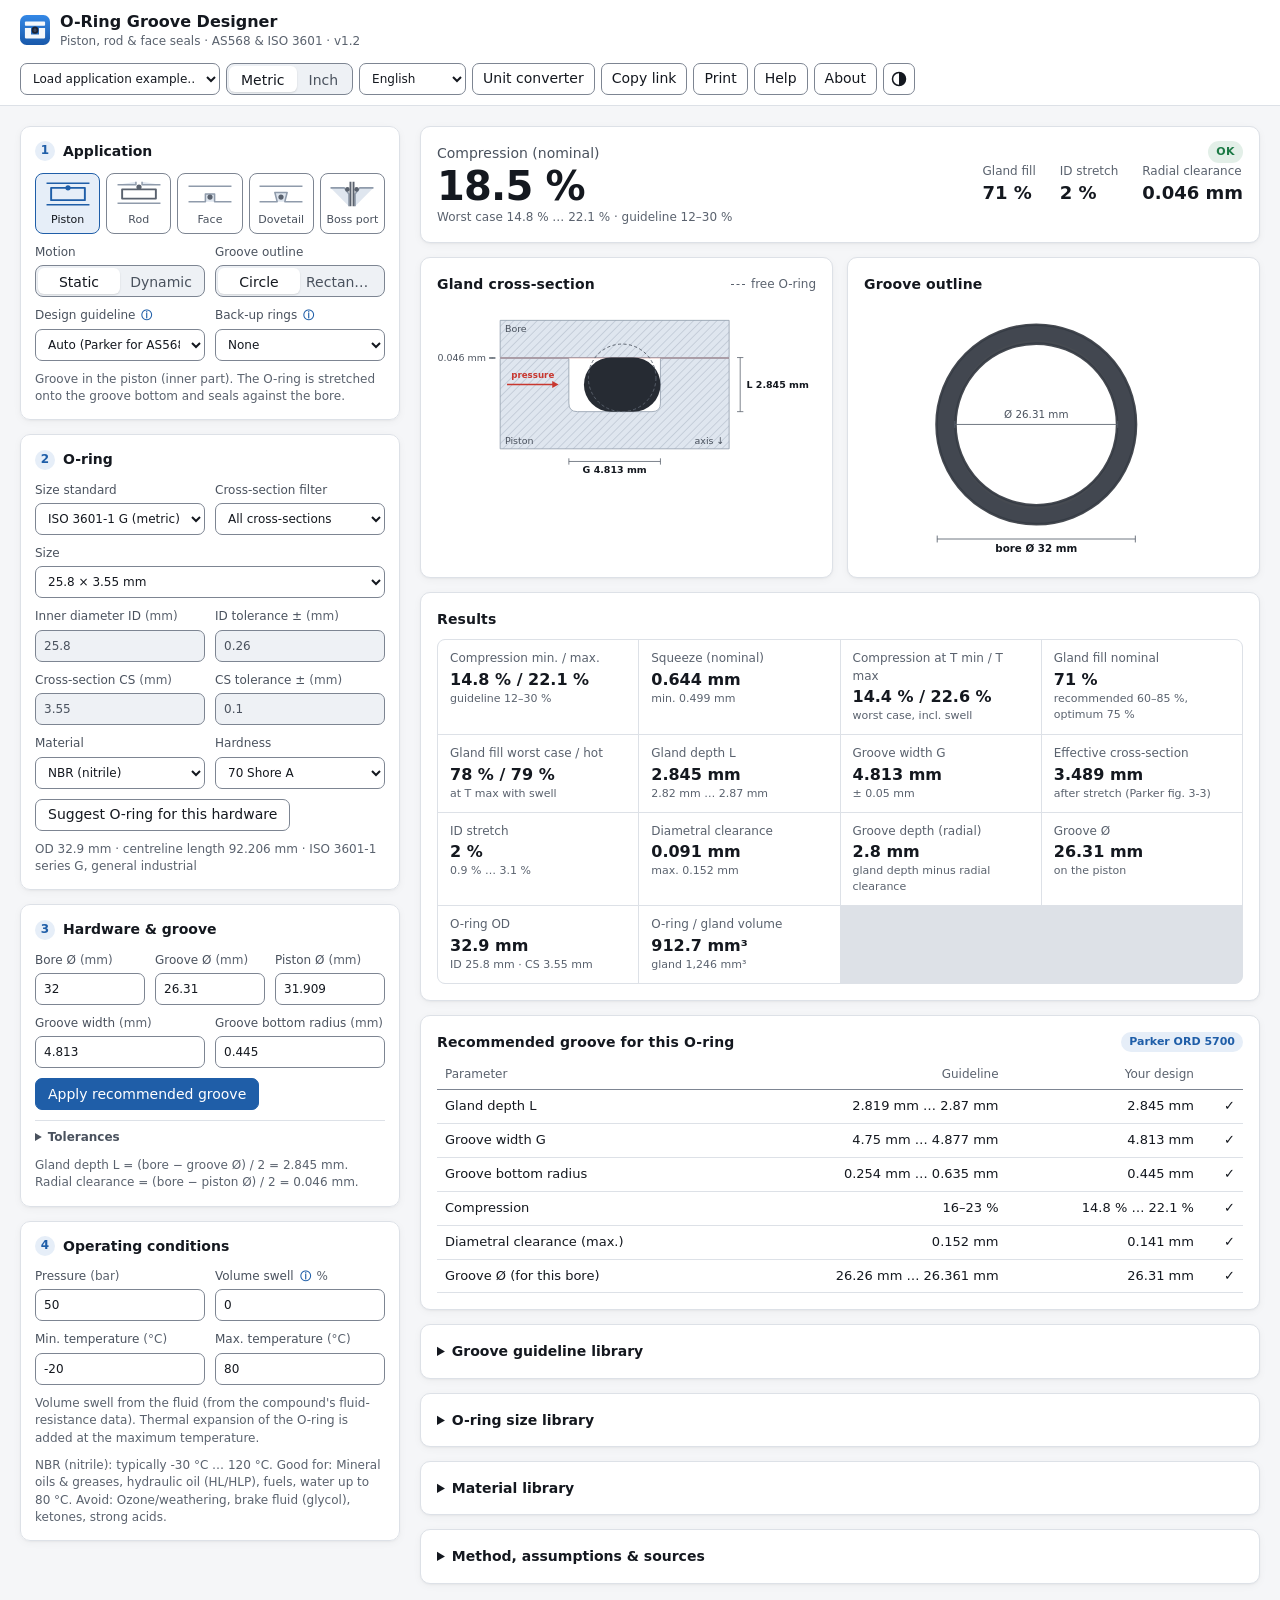
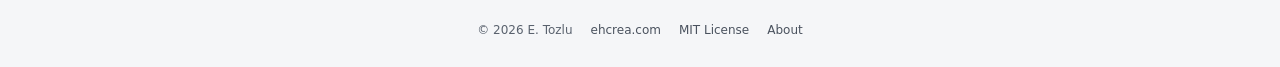
<file: index.html>
<!doctype html>
<html lang="en" data-page="en">
<head>
  <meta charset="utf-8">
  <meta name="viewport" content="width=device-width, initial-scale=1">
  <!-- seo: generated by tools/build-pages.js -->
  <title>O-Ring Groove Designer: groove dimensions, squeeze and gland fill calculator</title>
  <meta name="description" content="Free online O-ring groove calculator for piston, rod, face, dovetail and boss seals: squeeze, gland fill, stretch, extrusion gap and material limits, with AS568 and ISO 3601 sizes and Parker / ERIKS guidelines. Metric or inch.">
  <link rel="canonical" href="https://ehcrea.github.io/o-ring-groove-designer/">
  <link rel="alternate" hreflang="en" href="https://ehcrea.github.io/o-ring-groove-designer/">
  <link rel="alternate" hreflang="de" href="https://ehcrea.github.io/o-ring-groove-designer/de/">
  <link rel="alternate" hreflang="nl" href="https://ehcrea.github.io/o-ring-groove-designer/nl/">
  <link rel="alternate" hreflang="tr" href="https://ehcrea.github.io/o-ring-groove-designer/tr/">
  <link rel="alternate" hreflang="es" href="https://ehcrea.github.io/o-ring-groove-designer/es/">
  <link rel="alternate" hreflang="x-default" href="https://ehcrea.github.io/o-ring-groove-designer/">
  <meta property="og:type" content="website">
  <meta property="og:site_name" content="ehcrea">
  <meta property="og:title" content="O-Ring Groove Designer: groove dimensions, squeeze and gland fill calculator">
  <meta property="og:description" content="Free online O-ring groove calculator for piston, rod, face, dovetail and boss seals: squeeze, gland fill, stretch, extrusion gap and material limits, with AS568 and ISO 3601 sizes and Parker / ERIKS guidelines. Metric or inch.">
  <meta property="og:url" content="https://ehcrea.github.io/o-ring-groove-designer/">
  <meta property="og:image" content="https://ehcrea.github.io/o-ring-groove-designer/icons/og-image.png">
  <meta property="og:image:width" content="1200">
  <meta property="og:image:height" content="630">
  <meta property="og:image:alt" content="O-Ring Groove Designer: groove dimensions, squeeze and gland fill calculator">
  <meta property="og:locale" content="en_US">
  <meta property="og:locale:alternate" content="de_DE">
  <meta property="og:locale:alternate" content="nl_NL">
  <meta property="og:locale:alternate" content="tr_TR">
  <meta property="og:locale:alternate" content="es_ES">
  <meta name="twitter:card" content="summary_large_image">
  <meta name="twitter:title" content="O-Ring Groove Designer: groove dimensions, squeeze and gland fill calculator">
  <meta name="twitter:description" content="Free online O-ring groove calculator for piston, rod, face, dovetail and boss seals: squeeze, gland fill, stretch, extrusion gap and material limits, with AS568 and ISO 3601 sizes and Parker / ERIKS guidelines. Metric or inch.">
  <meta name="twitter:image" content="https://ehcrea.github.io/o-ring-groove-designer/icons/og-image.png">
  <script type="application/ld+json">{"@context":"https://schema.org","@type":"WebApplication","name":"O-Ring Groove Designer","alternateName":"O-Ring Groove Designer: groove dimensions, squeeze and gland fill calculator","url":"https://ehcrea.github.io/o-ring-groove-designer/","description":"Free online O-ring groove calculator for piston, rod, face, dovetail and boss seals: squeeze, gland fill, stretch, extrusion gap and material limits, with AS568 and ISO 3601 sizes and Parker / ERIKS guidelines. Metric or inch.","applicationCategory":"EngineeringApplication","operatingSystem":"Any (web browser)","browserRequirements":"Requires JavaScript","inLanguage":["en","de","nl","tr","es"],"isAccessibleForFree":true,"offers":{"@type":"Offer","price":"0","priceCurrency":"EUR"},"license":"https://opensource.org/licenses/MIT","image":"https://ehcrea.github.io/o-ring-groove-designer/icons/og-image.png","author":{"@type":"Person","name":"E. Tozlu","url":"https://erentozlu.com"},"publisher":{"@type":"Organization","name":"ehcrea","url":"https://ehcrea.com"},"codeRepository":"https://github.com/ehcrea/o-ring-groove-designer","featureList":["O-ring groove dimensions for piston, rod, face, dovetail and boss seals","Squeeze, gland fill, stretch and extrusion gap checks","AS568 and ISO 3601 O-ring sizes","Parker and ERIKS design guidelines","Metric and inch units","English, German, Dutch, Turkish and Spanish"]}</script>
  <!-- /seo -->
  <link rel="icon" href="icons/favicon.svg" type="image/svg+xml">
  <link rel="icon" href="icons/favicon-32.png" sizes="32x32" type="image/png">
  <link rel="icon" href="icons/favicon-16.png" sizes="16x16" type="image/png">
  <link rel="apple-touch-icon" href="icons/app-icon-180.png" sizes="180x180">
  <link rel="manifest" href="manifest.webmanifest">
  <meta name="apple-mobile-web-app-capable" content="yes">
  <meta name="mobile-web-app-capable" content="yes">
  <meta name="apple-mobile-web-app-title" content="O-Ring">
  <meta name="apple-mobile-web-app-status-bar-style" content="default">
  <meta name="theme-color" content="#f5f6f8" media="(prefers-color-scheme: light)">
  <meta name="theme-color" content="#0f1216" media="(prefers-color-scheme: dark)">
  <link rel="stylesheet" href="css/style.css?v=22">
  <script>
    // Apply the saved theme before first paint to avoid a flash.
    try { const t = (localStorage.getItem('ehcrea.theme') || localStorage.getItem('oring.theme')); if (t === 'light' || t === 'dark') document.documentElement.setAttribute('data-theme', t); } catch (e) { /* storage unavailable */ }
  </script>
</head>
<body>
  <header class="topbar">
    <div class="brand">
      <img class="logo" src="icons/favicon.svg" alt="" width="30" height="30">
      <div>
        <h1>O-Ring Groove Designer</h1>
        <p class="subtitle">Piston, rod &amp; face seals · AS568 &amp; ISO 3601 · v1.2</p>
      </div>
    </div>
    <div class="toolbar">
      <label class="preset">
        <span class="sr-only">Application example</span>
        <select id="preset" aria-label="Application example">
          <option value="">Load application example…</option>
        </select>
      </label>
      <div class="seg" role="radiogroup" aria-label="Unit system" id="units">
        <button type="button" role="radio" data-units="SI" aria-checked="true">Metric</button>
        <button type="button" role="radio" data-units="IMP" aria-checked="false">Inch</button>
      </div>
      <label class="lang">
        <span class="sr-only">Language</span>
        <select id="lang" aria-label="Language"></select>
      </label>
      <button type="button" class="btn" id="converter-open" title="Open the unit converter">Unit converter</button>
      <button type="button" class="btn" id="share" title="Copy a link containing this design">Copy link</button>
      <button type="button" class="btn" id="print" title="Print this page">Print</button>
      <button type="button" class="btn" id="help-open" title="How to use this calculator">Help</button>
      <button type="button" class="btn" id="about-open" title="About this calculator">About</button>
      <button type="button" class="btn btn-icon" id="theme" title="Toggle light/dark theme" aria-label="Toggle theme">
        <svg width="16" height="16" viewBox="0 0 16 16" aria-hidden="true"><circle cx="8" cy="8" r="6.5" fill="none" stroke="currentColor" stroke-width="1.5"></circle><path d="M8 1.5a6.5 6.5 0 0 1 0 13z" fill="currentColor"></path></svg>
      </button>
    </div>
  </header>

  <main class="layout">
    <!-- ================= INPUTS ================= -->
    <form class="inputs" id="form" autocomplete="off" novalidate>
      <fieldset>
        <legend><span class="step">1</span>Application</legend>
        <div class="layout-picker five" role="radiogroup" aria-label="Seal type" id="type-picker">
          <button type="button" role="radio" data-type="piston" aria-checked="true">
            <svg viewBox="0 0 60 36" aria-hidden="true"><path class="metal" d="M2 4H58M2 32H58"/><path d="M8 10H52V26H8Z"/><circle class="ring" cx="30" cy="10" r="3.4"/></svg>
            <span>Piston</span>
          </button>
          <button type="button" role="radio" data-type="rod" aria-checked="false">
            <svg viewBox="0 0 60 36" aria-hidden="true"><path class="metal" d="M2 6H26V2M34 2V6H58M2 30H58"/><path d="M8 12H52V24H8Z"/><circle class="ring" cx="30" cy="9" r="3.4"/></svg>
            <span>Rod</span>
          </button>
          <button type="button" role="radio" data-type="face" aria-checked="false">
            <svg viewBox="0 0 60 36" aria-hidden="true"><path class="metal" d="M2 8H58M2 28H24V18H36V28H58"/><circle class="ring" cx="30" cy="22" r="3.4"/></svg>
            <span>Face</span>
          </button>
          <button type="button" role="radio" data-type="dovetail" aria-checked="false">
            <svg viewBox="0 0 60 36" aria-hidden="true"><path class="metal" d="M2 8H58M2 28H25L22 16H38L35 28H58"/><circle class="ring" cx="30" cy="22" r="3.4"/></svg>
            <span>Dovetail</span>
          </button>
          <button type="button" role="radio" data-type="boss" aria-checked="false">
            <svg viewBox="0 0 60 36" aria-hidden="true"><path class="metal" d="M2 10H20L26 18V34M58 10H40L34 18V34"/><path d="M28 2V34M32 2V34"/><circle class="ring" cx="24" cy="12" r="3"/><circle class="ring" cx="36" cy="12" r="3"/></svg>
            <span>Boss port</span>
          </button>
        </div>
        <div class="grid2">
          <div data-show="radial">
            <div class="mini-label">Motion</div>
            <div class="seg seg-wide" role="radiogroup" aria-label="Motion" id="motion">
              <button type="button" role="radio" data-motion="static" aria-checked="true">Static</button>
              <button type="button" role="radio" data-motion="dynamic" aria-checked="false">Dynamic</button>
            </div>
          </div>
          <div data-show="face">
            <div class="mini-label">Pressure from</div>
            <div class="seg seg-wide" role="radiogroup" aria-label="Pressure direction" id="pdir">
              <button type="button" role="radio" data-pdir="internal" aria-checked="true">Inside</button>
              <button type="button" role="radio" data-pdir="external" aria-checked="false">Outside</button>
            </div>
          </div>
          <div data-show="radial face dovetail">
            <div class="mini-label">Groove outline</div>
            <div class="seg seg-wide" role="radiogroup" aria-label="Groove outline" id="shape">
              <button type="button" role="radio" data-shape="circle" aria-checked="true">Circle</button>
              <button type="button" role="radio" data-shape="rect" aria-checked="false">Rectangle (R)</button>
            </div>
          </div>
        </div>
        <div class="grid2" data-show="radial face dovetail">
          <label><span class="lt">Design guideline <span class="tip" tabindex="0" title="Auto uses Parker's inch tables for AS568 cross-sections and ERIKS' metric tables for other cross-sections.">ⓘ</span></span>
            <select data-key="source">
              <option value="auto">Auto (Parker for AS568, ERIKS for metric)</option>
              <option value="parker">Parker (ORD 5700)</option>
              <option value="eriks">ERIKS (technical handbook)</option>
            </select>
          </label>
          <label data-show="face">Medium
            <select data-key="medium">
              <option value="liquid">Liquid</option>
              <option value="gas">Gas / vacuum</option>
            </select>
          </label>
          <label data-show="radial"><span class="lt">Back-up rings <span class="tip" tabindex="0" title="Hard rings (PTFE or 90 Shore A) beside the O-ring that close the extrusion gap. Needed at high pressure; they make the groove wider.">ⓘ</span></span>
            <select data-key="backups" data-q="int">
              <option value="0">None</option>
              <option value="1">One</option>
              <option value="2">Two</option>
            </select>
          </label>
        </div>
        <p class="hint" id="type-hint"></p>
      </fieldset>

      <fieldset>
        <legend><span class="step">2</span>O-ring</legend>
        <div class="grid2">
          <label>Size standard
            <select data-key="series" id="series">
              <option value="AS568">AS568 (inch)</option>
              <option value="ISO3601">ISO 3601-1 G (metric)</option>
              <option value="BOSS">AS568 boss seals (-9xx)</option>
              <option value="custom">Custom size</option>
            </select>
          </label>
          <label data-show="standard">Cross-section filter
            <select id="cs-filter"></select>
          </label>
        </div>
        <label data-show="standard">Size
          <select id="size"></select>
        </label>
        <div class="grid2">
          <label>Inner diameter ID <span class="u" data-unit="length"></span><input type="number" step="any" min="0" data-ring="id" data-q="length"></label>
          <label>ID tolerance ± <span class="u" data-unit="length"></span><input type="number" step="any" min="0" data-ring="idTol" data-q="length"></label>
          <label>Cross-section CS <span class="u" data-unit="length"></span><input type="number" step="any" min="0" data-ring="cs" data-q="length"></label>
          <label>CS tolerance ± <span class="u" data-unit="length"></span><input type="number" step="any" min="0" data-ring="csTol" data-q="length"></label>
        </div>
        <div class="grid2">
          <label>Material
            <select data-key="material" id="material"></select>
          </label>
          <label>Hardness
            <select data-key="hardness" data-q="int">
              <option value="70">70 Shore A</option>
              <option value="75">75 Shore A</option>
              <option value="80">80 Shore A</option>
              <option value="90">90 Shore A</option>
            </select>
          </label>
        </div>
        <button type="button" class="btn" id="suggest" data-show="radial face dovetail" title="Pick the standard O-ring that best fits the main hardware dimension, then size the groove for it">Suggest O-ring for this hardware</button>
        <p class="hint" id="ring-hint"></p>
      </fieldset>

      <fieldset>
        <legend><span class="step">3</span>Hardware &amp; groove</legend>
        <div class="grid3" data-show="piston-circle">
          <label>Bore Ø <span class="u" data-unit="length"></span><input type="number" step="any" min="0" data-key="A" data-q="length"></label>
          <label>Groove Ø <span class="u" data-unit="length"></span><input type="number" step="any" min="0" data-key="B1" data-q="length"></label>
          <label>Piston Ø <span class="u" data-unit="length"></span><input type="number" step="any" min="0" data-key="C" data-q="length"></label>
        </div>
        <div class="grid3" data-show="rod-circle">
          <label>Rod Ø <span class="u" data-unit="length"></span><input type="number" step="any" min="0" data-key="B" data-q="length"></label>
          <label>Groove Ø <span class="u" data-unit="length"></span><input type="number" step="any" min="0" data-key="A1" data-q="length"></label>
          <label>Housing bore Ø <span class="u" data-unit="length"></span><input type="number" step="any" min="0" data-key="D" data-q="length"></label>
        </div>
        <div data-show="radial-rect">
          <div class="grid3">
            <label><span id="contour-label">Bore length</span> <span class="u" data-unit="length"></span><input type="number" step="any" min="0" data-key="Lc" data-q="length"></label>
            <label><span id="contour-label-w">Bore width</span> <span class="u" data-unit="length"></span><input type="number" step="any" min="0" data-key="Wc" data-q="length"></label>
            <label>Corner radius <span class="u" data-unit="length"></span><input type="number" step="any" min="0" data-key="Rc" data-q="length"></label>
          </div>
          <div class="grid2">
            <label>Gland depth <span class="u" data-unit="length"></span><input type="number" step="any" min="0" data-key="depth" data-q="length"></label>
            <label>Diametral clearance <span class="u" data-unit="length"></span><input type="number" step="any" min="0" data-key="E" data-q="length"></label>
          </div>
        </div>
        <div data-show="dovetail">
          <div class="grid3" data-show="dovetail-circle">
            <label>Groove mean Ø <span class="u" data-unit="length"></span><input type="number" step="any" min="0" data-key="Dm" data-q="length"></label>
          </div>
          <div class="grid3" data-show="dovetail-rect">
            <label>Centreline length <span class="u" data-unit="length"></span><input type="number" step="any" min="0" data-key="Lm" data-q="length"></label>
            <label>Centreline width <span class="u" data-unit="length"></span><input type="number" step="any" min="0" data-key="Wm" data-q="length"></label>
            <label>Centreline corner radius <span class="u" data-unit="length"></span><input type="number" step="any" min="0" data-key="Rm" data-q="length"></label>
          </div>
          <div class="grid2">
            <label><span class="lt">Undercut angle <span class="tip" tabindex="0" title="Side wall angle measured from the vertical. Parker uses 24° (walls at 66° to the groove bottom); ERIKS lists 23–32° depending on the cross-section.">ⓘ</span></span> <span class="u">(°)</span><input type="number" step="any" min="0" max="45" data-key="angle" data-q="num"></label>
          </div>
        </div>
        <div data-show="boss">
          <div class="grid2">
            <label>Fitting undercut Ø F <span class="u" data-unit="length"></span><input type="number" step="any" min="0" data-key="F" data-q="length"></label>
          </div>
          <p class="hint">The O-ring sits on the undercut of the fitting and is squeezed into the conical seat of the port. Select the size by tube OD in the O-ring section; the port and fitting dimensions are listed in the results.</p>
        </div>
        <div data-show="axial">
          <div class="grid3" data-show="face-circle">
            <label>Groove outer Ø <span class="u" data-unit="length"></span><input type="number" step="any" min="0" data-key="Do" data-q="length"></label>
          </div>
          <div class="grid3" data-show="face-rect">
            <label>Outer length <span class="u" data-unit="length"></span><input type="number" step="any" min="0" data-key="Lo" data-q="length"></label>
            <label>Outer width <span class="u" data-unit="length"></span><input type="number" step="any" min="0" data-key="Wo" data-q="length"></label>
            <label>Outer corner radius <span class="u" data-unit="length"></span><input type="number" step="any" min="0" data-key="Ro" data-q="length"></label>
          </div>
          <div class="grid2">
            <label>Groove depth <span class="u" data-unit="length"></span><input type="number" step="any" min="0" data-key="h" data-q="length"></label>
            <label><span class="lt">Flange gap <span class="tip" tabindex="0" title="Gap between the flange faces after assembly. Keep 0 (metal-to-metal contact) where possible; any gap adds to the gland depth and is an extrusion path.">ⓘ</span></span> <span class="u" data-unit="length"></span><input type="number" step="any" min="0" data-key="gap" data-q="length"></label>
          </div>
        </div>
        <div class="grid2" data-show="radial face dovetail">
          <label><span id="g-label">Groove width</span> <span class="u" data-unit="length"></span><input type="number" step="any" min="0" data-key="G" data-q="length"></label>
          <label>Groove bottom radius <span class="u" data-unit="length"></span><input type="number" step="any" min="0" data-key="r" data-q="length"></label>
        </div>
        <button type="button" class="btn btn-primary" id="apply-rec" title="Set gland depth, groove width and clearance from the guideline for the selected O-ring">Apply recommended groove</button>
        <details class="sub" data-show="radial face dovetail">
          <summary>Tolerances</summary>
          <div class="grid3">
            <label>Diameters ± <span class="u" data-unit="length"></span><input type="number" step="any" min="0" data-key="tolD" data-q="length"></label>
            <label>Depth ± <span class="u" data-unit="length"></span><input type="number" step="any" min="0" data-key="tolH" data-q="length"></label>
            <label>Width ± <span class="u" data-unit="length"></span><input type="number" step="any" min="0" data-key="tolG" data-q="length"></label>
          </div>
          <label class="check" data-show="radial"><input type="checkbox" data-key="ecc"> Include full eccentricity (parts offset by the radial clearance) <span class="tip" tabindex="0" title="Without guide rings the inner part can shift to one side. Then the gland is deeper by the radial clearance on that side, which lowers the minimum compression.">ⓘ</span></label>
          <p class="hint">Each diameter of the gland is taken as nominal ± the diameter tolerance; the depth tolerance applies to the face groove depth and to rectangular radial glands.</p>
        </details>
        <p class="hint" id="hw-hint"></p>
      </fieldset>

      <fieldset>
        <legend><span class="step">4</span>Operating conditions</legend>
        <div class="grid2">
          <label>Pressure <span class="u" data-unit="pressure"></span><input type="number" step="any" min="0" data-key="pressure" data-q="pressure"></label>
          <label><span class="lt">Volume swell <span class="tip" tabindex="0" title="Change in O-ring volume from the fluid, from the compound's fluid-resistance data (e.g. +5 % in mineral oil). Negative values are shrinkage.">ⓘ</span></span> <span class="u">%</span><input type="number" step="any" data-key="swell" data-q="num"></label>
          <label>Min. temperature <span class="u" data-unit="temp"></span><input type="number" step="any" data-key="tMin" data-q="temp"></label>
          <label>Max. temperature <span class="u" data-unit="temp"></span><input type="number" step="any" data-key="tMax" data-q="temp"></label>
        </div>
        <p class="hint">Volume swell from the fluid (from the compound's fluid-resistance data). Thermal expansion of the O-ring is added at the maximum temperature.</p>
        <p class="hint" id="mat-hint"></p>
      </fieldset>
    </form>

    <!-- ================= RESULTS ================= -->
    <section class="results" aria-live="polite">
      <div class="card hero" id="hero">
        <div class="hero-main">
          <div class="hero-label" id="hero-label">Compression (nominal)</div>
          <div class="hero-value" id="hero-value">—</div>
          <div class="hero-sub" id="hero-sub"></div>
        </div>
        <dl class="hero-side" id="hero-side"></dl>
        <div class="status-chip" id="status-chip"></div>
      </div>

      <div class="card issues" id="issues" hidden></div>

      <div class="grid-cards">
        <div class="card">
          <div class="card-head"><h2>Gland cross-section</h2><span class="legend-key"><i class="k-free"></i>free O-ring</span></div>
          <div class="drawing" id="section"></div>
        </div>
        <div class="card" id="plan-card">
          <div class="card-head"><h2>Groove outline</h2></div>
          <div class="drawing" id="plan"></div>
        </div>
      </div>

      <div class="card">
        <h2>Results</h2>
        <div class="metrics" id="metrics"></div>
      </div>

      <div class="card">
        <div class="card-head">
          <h2 id="rec-title">Recommended groove for this O-ring</h2>
          <span class="badge" id="rec-source"></span>
        </div>
        <div class="table-wrap" id="rec-table"></div>
      </div>

      <details class="card lib" id="lib-guide">
        <summary>Groove guideline library</summary>
        <p class="card-note" id="guide-note"></p>
        <div class="table-wrap" id="guide-table"></div>
      </details>

      <details class="card lib" id="lib-sizes">
        <summary>O-ring size library</summary>
        <div class="lib-tools">
          <select id="lib-series" aria-label="Size standard">
            <option value="AS568">AS568 (inch)</option>
            <option value="ISO3601">ISO 3601-1 G (metric)</option>
          </select>
          <input type="search" id="lib-search" placeholder="Search ID, CS or dash no." aria-label="Search sizes">
        </div>
        <p class="card-note">Click a row to use that O-ring.</p>
        <div class="table-wrap lib-scroll" id="size-table"></div>
      </details>

      <details class="card lib" id="lib-mat">
        <summary>Material library</summary>
        <p class="card-note">Typical values for general-purpose compounds. Always check the data sheet of the actual compound and its fluid compatibility.</p>
        <div class="table-wrap" id="mat-table"></div>
      </details>

      <details class="card notes">
        <summary>Method, assumptions &amp; sources</summary>
        <div class="notes-body" data-i18n-html="notes"><!--i18n:notes--><ul>
<li><b>Compression</b> = (cross-section − gland depth) / cross-section. The worst case combines the O-ring cross-section tolerance, the gland tolerances and the installed stretch. Optionally the parts are fully offset by the radial clearance (eccentricity).</li>
<li><b>Stretch</b> flattens the cross-section; the reduction follows Parker's empirical curve (ORD 5700, fig. 3-3). Piston grooves: stretch on the groove bottom. Rod grooves: stretch on the rod, or circumferential compression of the centreline. Face grooves: the O-ring should seat on the outer wall for internal pressure and on the inner wall for external pressure.</li>
<li><b>Gland fill</b> = installed cross-section area / gland area (bottom radii removed); volume is conserved when the ring is stretched. Hot fill adds the O-ring's volumetric thermal expansion and the volume swell; the metal is assumed not to expand (conservative).</li>
<li><b>Rounded rectangles</b>: perimeter = 2(L + W) − (8 − 2π)R. Stretch and fit compare O-ring and groove perimeters. A centreline corner radius of at least 3 × cross-section is a common rule of thumb.</li>
<li><b>Dovetail grooves</b>: gland area = depth × opening width + depth² · tan(undercut angle); the O-ring mean diameter should match the groove mean diameter (Parker Design Chart 4-4, ERIKS Table 3.C-3). <b>Boss seals</b>: AS568 -9xx rings with port and MS33656 fitting-end dimensions from the ERIKS handbook; the check covers the stretch on the fitting undercut and the material limits.</li>
<li><b>Guidelines</b>: Parker ORD 5700 Design Tables 4-2 (industrial static), 4-3 (face seals), 5-2 and 5-2-b (industrial reciprocating, inch and metric); ERIKS O-ring Technical Handbook section 12 Tables 3.C-1 (face, metric), 3.C-2 (static radial, metric), 3.D-1 (dynamic, metric), 3.D-2 (back-up rings) and 3.B-1a (clearance). Other cross-sections are interpolated from these tables.</li>
<li><b>Limits used</b>: static compression 12–30 % (max. 30 %, Parker), dynamic 8–16 %; minimum squeeze ≈ 0.2 mm; gland fill 60–85 % nominal, optimum 75 %, at least 10 % void; installed stretch ≤ 5 % (Parker), ≤ 3 % for face seals (ERIKS); clearances halved for silicone and fluorosilicone; back-up rings above 103.5 bar static (Parker) or 50 bar dynamic (ERIKS).</li>
<li><b>Sizes</b>: AS568 dimensions per AS568A as listed in Parker ORD 5700 Table 9-1; ISO 3601-1 series G per Parker Table 9-6. Material temperature ranges and expansion coefficients are typical values (Parker Table 2-5).</li>
<li>Not covered: rotary seals, pneumatic floating rings, crush seals, friction and assembly force, extrusion charts versus pressure and hardness, thermal expansion of the housing. Design guides are guidelines; confirm with the seal supplier.</li>
</ul><!--/i18n:notes--></div>
      </details>
    </section>
  </main>

  <footer class="site-footer">
    <span>© 2026 E. Tozlu</span>
    <a href="https://ehcrea.com" target="_blank" rel="noopener">ehcrea.com</a>
    <a href="https://github.com/ehcrea/o-ring-groove-designer/blob/main/LICENSE" target="_blank" rel="noopener">MIT License</a>
    <a href="#about" id="about-link">About</a>
  </footer>

  <dialog class="about" id="about" aria-labelledby="about-title">
    <form method="dialog"><button class="btn btn-icon about-close" title="Close" aria-label="Close">✕</button></form>
    <div data-i18n-html="about"><!--i18n:about--><div class="about-head"><img src="icons/favicon.svg" alt=""><div><h2 id="about-title">O-Ring Groove Designer</h2><p>Version 1.2 · by E. Tozlu</p></div></div>
<p>A free, browser-based tool for designing and checking O-ring grooves (glands): piston and rod seals, static or dynamic, and face seals with circular or rounded-rectangle grooves. It checks compression with worst-case tolerances, gland fill, stretch, extrusion gap, temperature and material limits. All calculations run in your browser.</p>
<p>Includes the AS568 and ISO 3601-1 size series, an elastomer library and groove guideline tables based on the public design guides of Parker (O-Ring Handbook ORD 5700) and ERIKS (O-ring Technical Handbook). Not affiliated with or endorsed by these companies.</p>
<p>Made by E. Tozlu. More engineering tools and projects at <a href="https://ehcrea.com" target="_blank" rel="noopener">ehcrea.com</a>.</p>
<p>Open source under the <a href="https://github.com/ehcrea/o-ring-groove-designer/blob/main/LICENSE" target="_blank" rel="noopener">MIT License</a>; the source code is on <a href="https://github.com/ehcrea/o-ring-groove-designer" target="_blank" rel="noopener">GitHub</a>.</p>
<div class="about-social"><span class="about-social-label">Follow ehcrea.studio</span><a class="social-link" href="https://www.instagram.com/ehcrea.studio" target="_blank" rel="noopener" aria-label="ehcrea.studio on Instagram (opens in a new tab)"><svg viewBox="0 0 24 24" width="18" height="18" aria-hidden="true" focusable="false"><rect x="3" y="3" width="18" height="18" rx="5" fill="none" stroke="currentColor" stroke-width="2"/><circle cx="12" cy="12" r="4" fill="none" stroke="currentColor" stroke-width="2"/><circle cx="17.5" cy="6.5" r="1.3" fill="currentColor"/></svg><span>Instagram</span></a><a class="social-link" href="https://www.facebook.com/ehcrea.studio" target="_blank" rel="noopener" aria-label="ehcrea.studio on Facebook (opens in a new tab)"><svg viewBox="0 0 24 24" width="18" height="18" aria-hidden="true" focusable="false"><path fill="currentColor" d="M13.5 21v-7.5h2.6l.4-3h-3V8.6c0-.9.3-1.5 1.5-1.5h1.6V4.4c-.3 0-1.2-.1-2.3-.1-2.3 0-3.8 1.4-3.8 3.9v2.3H7.9v3h2.6V21h3z"/></svg><span>Facebook</span></a></div><div class="about-support"><p><strong>Enjoying the groove designer?</strong> It is free for everyone and I keep adding features in my spare time. If it saved you time on a seal design or helped you learn, you can support its development on Patreon. Every contribution, big or small, helps me keep building new engineering tools. Thank you!</p><a class="btn-support" href="https://www.patreon.com/ehcrea" target="_blank" rel="noopener"><span aria-hidden="true">♥</span> Support me on Patreon</a></div>
<p class="about-meta">Results are design guidance. Confirm critical seals with the seal supplier and by testing.</p><!--/i18n:about--></div>
  </dialog>

  <dialog class="about help" id="help" aria-labelledby="help-title">
    <form method="dialog"><button class="btn btn-icon about-close" title="Close" aria-label="Close">✕</button></form>
    <div data-i18n-html="help"><!--i18n:help--><h2 id="help-title">How to use the O-Ring Groove Designer</h2>
<p>New here? Pick an example from <b>Load application example…</b> in the toolbar, then change one value at a time and watch the results.</p>
<h3>Four steps</h3>
<ol>
<li><b>Application</b>: choose the seal type. <i>Piston</i>: groove in the inner part, sealing against a bore. <i>Rod</i>: groove in the housing, sealing against a rod or shaft. <i>Face</i>: groove in a flat face under a cover. <i>Dovetail</i>: undercut face groove that holds the O-ring. <i>Boss port</i>: O-ring of a straight-thread tube fitting. Then set static or dynamic motion, the pressure direction (face seals) and the groove outline: circle or rounded rectangle.</li>
<li><b>O-ring</b>: pick a standard size (AS568, ISO 3601-1 or boss seals) or enter a custom one, then the material and hardness. <b>Suggest O-ring</b> picks the standard size that fits your hardware best.</li>
<li><b>Hardware &amp; groove</b>: enter the main dimension (bore, rod, groove wall or centreline) and press <b>Apply recommended groove</b> to size the groove from the Parker or ERIKS guideline. Adjust the dimensions and tolerances to match your drawing.</li>
<li><b>Operating conditions</b>: pressure, temperature range and the volume swell of the O-ring in your fluid.</li>
</ol>
<h3>The gland</h3>
<svg viewBox="0 0 420 170" aria-hidden="true"><path class="metal" d="M10 20H410V52H10Z"/><path class="metal" d="M10 66H150V140H270V66H410V160H10Z"/><rect class="oring" x="168" y="52" width="70" height="88" rx="35"/><path class="dim" d="M150 150H270M150 145V155M270 145V155"/><text x="210" y="166" text-anchor="middle">G</text><path class="dim" d="M290 52V140M285 52H295M285 140H295"/><text x="298" y="100">L</text><path class="dim" d="M370 52V66M365 52H375M365 66H375"/><text x="380" y="63">E/2</text><path class="dim" d="M120 52V140" stroke-dasharray="3 3"/><text x="40" y="100">CS &gt; L</text></svg>
<dl>
<dt>Gland depth L</dt><dd>Distance from the groove bottom to the mating surface; for radial seals it includes the radial clearance, for face seals the flange gap.</dd>
<dt>Groove width G</dt><dd>Room for the O-ring to deform sideways, for swell and for back-up rings.</dd>
<dt>Clearance E</dt><dd>Diametral gap between the moving or mating parts (E/2 per side): the extrusion path under pressure.</dd>
<dt>Compression (squeeze)</dt><dd>(CS − L) / CS: how much the cross-section is squeezed. Too little leaks, too much causes high friction, compression set and damage. Static 12–30 %, dynamic 8–16 %.</dd>
<dt>Gland fill</dt><dd>O-ring cross-section area / gland area. Aim for about 75 % and stay below 85 %, so there is room for swell and thermal expansion.</dd>
<dt>Stretch</dt><dd>How much the O-ring ID is stretched at installation. Keep below 5 % (3 % for face seals); stretch also flattens the cross-section.</dd>
<dt>Worst case</dt><dd>All tolerances at their least favourable limits: the smallest ring in the deepest gland, and the other way round.</dd>
</dl>
<h3>Reading the results</h3>
<ul>
<li>The badge shows <b>OK</b>, <b>Check</b> (warnings) or <b>Problem</b> (errors). Each warning says what to change.</li>
<li><b>Recommended groove</b> compares your design with the guideline values; ✓ is within the guideline, ! is outside.</li>
<li>The libraries at the bottom list all O-ring sizes, the groove guideline tables and the materials. Click a row to use it.</li>
<li>The ⓘ icons explain individual inputs. <b>Copy link</b> saves the whole design in a link; <b>Unit converter</b> converts lengths, pressures and temperatures.</li>
</ul>
<p class="about-meta">The tool follows the public design guides of Parker and ERIKS. Always confirm critical seals with the seal supplier and by testing.</p><!--/i18n:help--></div>
  </dialog>

  <dialog class="about converter" id="converter" aria-labelledby="conv-title">
    <form method="dialog"><button class="btn btn-icon about-close" title="Close" aria-label="Close">✕</button></form>
    <h2 id="conv-title">Unit converter</h2>
    <div class="seg seg-wide conv-tabs" role="radiogroup" aria-label="Quantity" id="conv-family">
      <button type="button" role="radio" data-family="length" aria-checked="true">Length</button>
      <button type="button" role="radio" data-family="pressure" aria-checked="false">Pressure</button>
      <button type="button" role="radio" data-family="temp" aria-checked="false">Temperature</button>
      <button type="button" role="radio" data-family="force" aria-checked="false">Force</button>
      <button type="button" role="radio" data-family="area" aria-checked="false">Area</button>
      <button type="button" role="radio" data-family="volume" aria-checked="false">Volume</button>
    </div>
    <p class="hint">Type in any field; the others update.</p>
    <div class="conv-grid" id="conv-fields"></div>
    <p class="hint" id="conv-frac"></p>
  </dialog>

  <div class="toast" id="toast" role="status" hidden></div>

  <script src="js/units.js?v=22"></script>
  <script src="js/i18n.js?v=22"></script>
  <script src="js/data.js?v=22"></script>
  <script src="js/calc.js?v=22"></script>
  <script src="js/presets.js?v=22"></script>
  <script src="js/drawing.js?v=22"></script>
  <script src="js/app.js?v=22"></script>
</body>
</html>
</file>
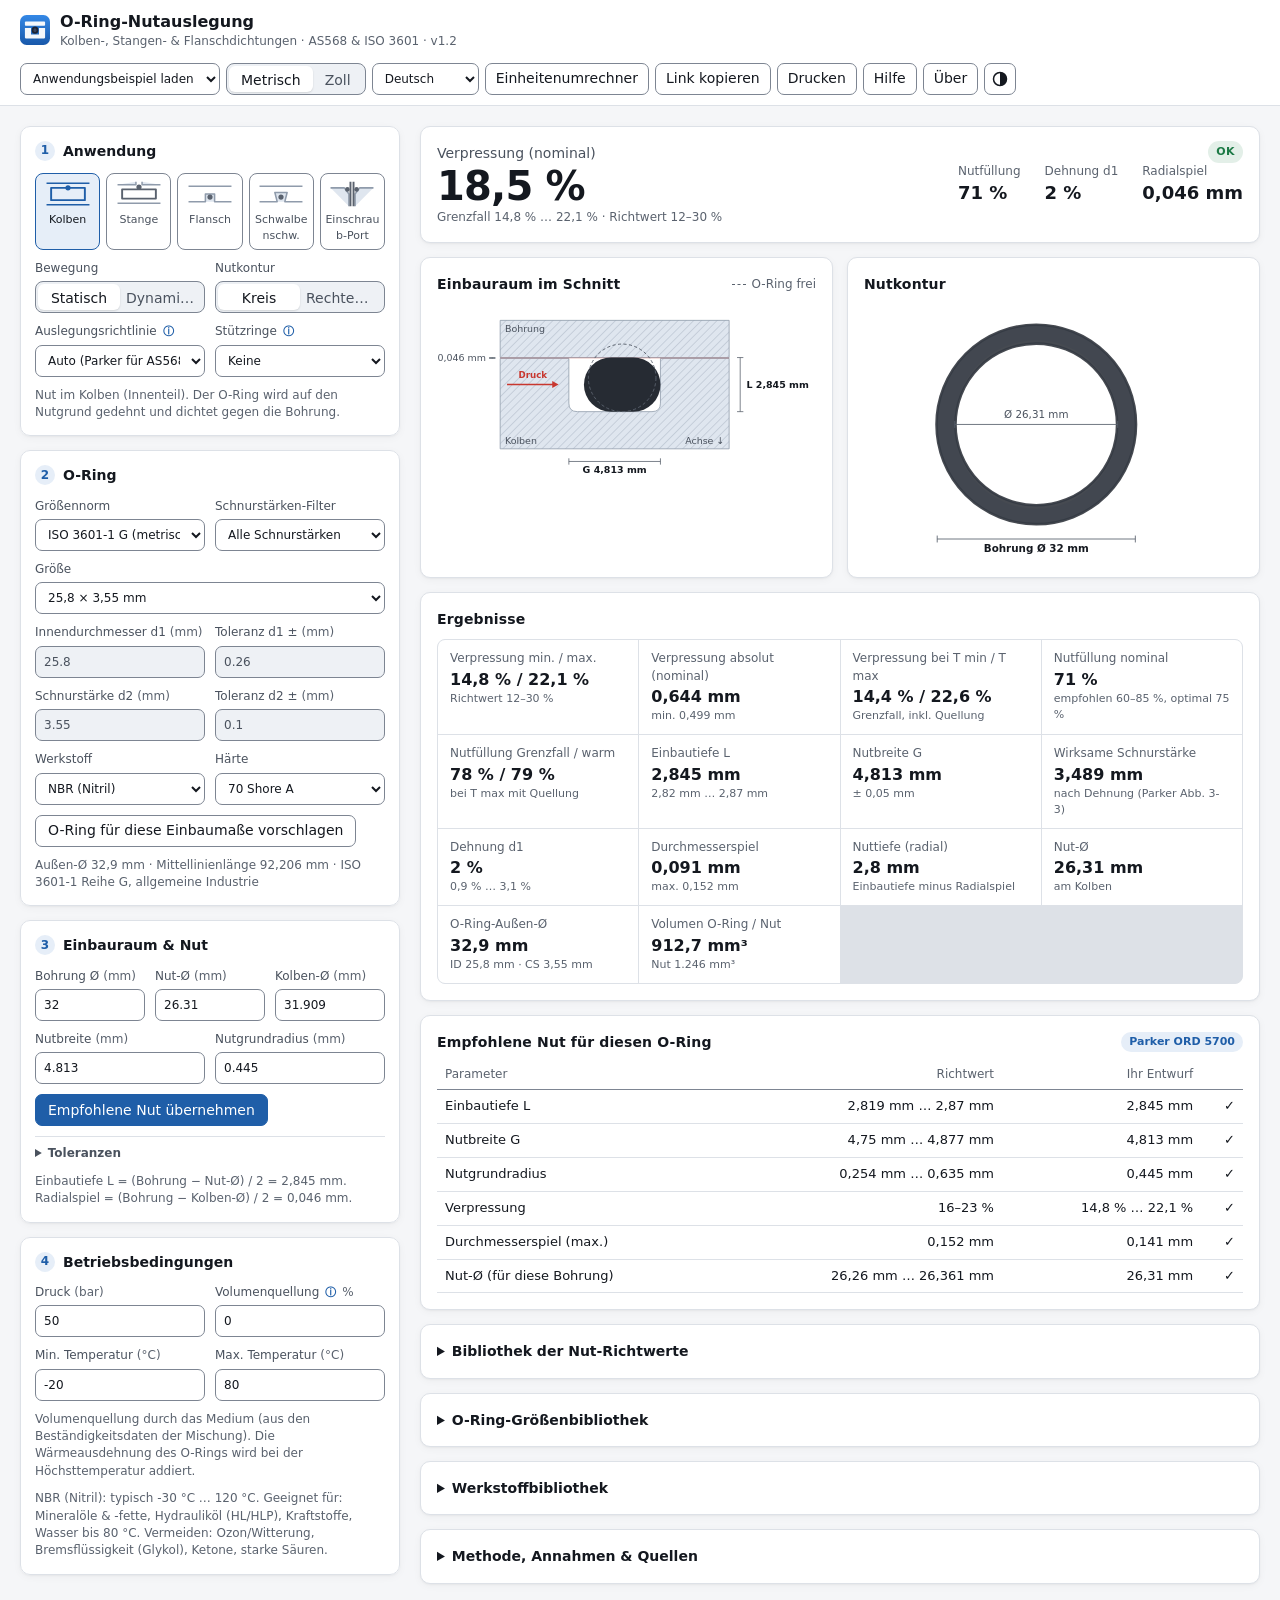
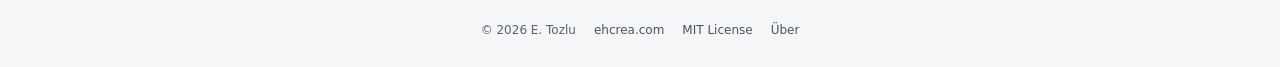
<file: de/index.html>
<!doctype html>
<html lang="de" data-page="de">
<head>
  <meta charset="utf-8">
  <meta name="viewport" content="width=device-width, initial-scale=1">
  <!-- seo: generated by tools/build-pages.js -->
  <title>O-Ring-Nutauslegung: Nutmaße, Verpressung und Nutfüllung berechnen</title>
  <meta name="description" content="Kostenloser Online-Rechner für O-Ring-Nuten an Kolben-, Stangen-, Axial-, Schwalbenschwanz- und Einschraubdichtungen: Verpressung, Nutfüllung, Dehnung, Extrusionsspalt und Werkstoffgrenzen, mit AS568- und ISO-3601-Größen und Parker- / ERIKS-Richtlinien. Metrisch oder Zoll.">
  <link rel="canonical" href="https://ehcrea.github.io/o-ring-groove-designer/de/">
  <link rel="alternate" hreflang="en" href="https://ehcrea.github.io/o-ring-groove-designer/">
  <link rel="alternate" hreflang="de" href="https://ehcrea.github.io/o-ring-groove-designer/de/">
  <link rel="alternate" hreflang="nl" href="https://ehcrea.github.io/o-ring-groove-designer/nl/">
  <link rel="alternate" hreflang="tr" href="https://ehcrea.github.io/o-ring-groove-designer/tr/">
  <link rel="alternate" hreflang="es" href="https://ehcrea.github.io/o-ring-groove-designer/es/">
  <link rel="alternate" hreflang="x-default" href="https://ehcrea.github.io/o-ring-groove-designer/">
  <meta property="og:type" content="website">
  <meta property="og:site_name" content="ehcrea">
  <meta property="og:title" content="O-Ring-Nutauslegung: Nutmaße, Verpressung und Nutfüllung berechnen">
  <meta property="og:description" content="Kostenloser Online-Rechner für O-Ring-Nuten an Kolben-, Stangen-, Axial-, Schwalbenschwanz- und Einschraubdichtungen: Verpressung, Nutfüllung, Dehnung, Extrusionsspalt und Werkstoffgrenzen, mit AS568- und ISO-3601-Größen und Parker- / ERIKS-Richtlinien. Metrisch oder Zoll.">
  <meta property="og:url" content="https://ehcrea.github.io/o-ring-groove-designer/de/">
  <meta property="og:image" content="https://ehcrea.github.io/o-ring-groove-designer/icons/og-image.png">
  <meta property="og:image:width" content="1200">
  <meta property="og:image:height" content="630">
  <meta property="og:image:alt" content="O-Ring-Nutauslegung: Nutmaße, Verpressung und Nutfüllung berechnen">
  <meta property="og:locale" content="de_DE">
  <meta property="og:locale:alternate" content="en_US">
  <meta property="og:locale:alternate" content="nl_NL">
  <meta property="og:locale:alternate" content="tr_TR">
  <meta property="og:locale:alternate" content="es_ES">
  <meta name="twitter:card" content="summary_large_image">
  <meta name="twitter:title" content="O-Ring-Nutauslegung: Nutmaße, Verpressung und Nutfüllung berechnen">
  <meta name="twitter:description" content="Kostenloser Online-Rechner für O-Ring-Nuten an Kolben-, Stangen-, Axial-, Schwalbenschwanz- und Einschraubdichtungen: Verpressung, Nutfüllung, Dehnung, Extrusionsspalt und Werkstoffgrenzen, mit AS568- und ISO-3601-Größen und Parker- / ERIKS-Richtlinien. Metrisch oder Zoll.">
  <meta name="twitter:image" content="https://ehcrea.github.io/o-ring-groove-designer/icons/og-image.png">
  <script type="application/ld+json">{"@context":"https://schema.org","@type":"WebApplication","name":"O-Ring Groove Designer","alternateName":"O-Ring-Nutauslegung: Nutmaße, Verpressung und Nutfüllung berechnen","url":"https://ehcrea.github.io/o-ring-groove-designer/de/","description":"Kostenloser Online-Rechner für O-Ring-Nuten an Kolben-, Stangen-, Axial-, Schwalbenschwanz- und Einschraubdichtungen: Verpressung, Nutfüllung, Dehnung, Extrusionsspalt und Werkstoffgrenzen, mit AS568- und ISO-3601-Größen und Parker- / ERIKS-Richtlinien. Metrisch oder Zoll.","applicationCategory":"EngineeringApplication","operatingSystem":"Any (web browser)","browserRequirements":"Requires JavaScript","inLanguage":["en","de","nl","tr","es"],"isAccessibleForFree":true,"offers":{"@type":"Offer","price":"0","priceCurrency":"EUR"},"license":"https://opensource.org/licenses/MIT","image":"https://ehcrea.github.io/o-ring-groove-designer/icons/og-image.png","author":{"@type":"Person","name":"E. Tozlu","url":"https://erentozlu.com"},"publisher":{"@type":"Organization","name":"ehcrea","url":"https://ehcrea.com"},"codeRepository":"https://github.com/ehcrea/o-ring-groove-designer","featureList":["O-ring groove dimensions for piston, rod, face, dovetail and boss seals","Squeeze, gland fill, stretch and extrusion gap checks","AS568 and ISO 3601 O-ring sizes","Parker and ERIKS design guidelines","Metric and inch units","English, German, Dutch, Turkish and Spanish"]}</script>
  <!-- /seo -->
  <link rel="icon" href="../icons/favicon.svg" type="image/svg+xml">
  <link rel="icon" href="../icons/favicon-32.png" sizes="32x32" type="image/png">
  <link rel="icon" href="../icons/favicon-16.png" sizes="16x16" type="image/png">
  <link rel="apple-touch-icon" href="../icons/app-icon-180.png" sizes="180x180">
  <link rel="manifest" href="../manifest.webmanifest">
  <meta name="apple-mobile-web-app-capable" content="yes">
  <meta name="mobile-web-app-capable" content="yes">
  <meta name="apple-mobile-web-app-title" content="O-Ring">
  <meta name="apple-mobile-web-app-status-bar-style" content="default">
  <meta name="theme-color" content="#f5f6f8" media="(prefers-color-scheme: light)">
  <meta name="theme-color" content="#0f1216" media="(prefers-color-scheme: dark)">
  <link rel="stylesheet" href="../css/style.css?v=22">
  <script>
    // Apply the saved theme before first paint to avoid a flash.
    try { const t = (localStorage.getItem('ehcrea.theme') || localStorage.getItem('oring.theme')); if (t === 'light' || t === 'dark') document.documentElement.setAttribute('data-theme', t); } catch (e) { /* storage unavailable */ }
  </script>
</head>
<body>
  <header class="topbar">
    <div class="brand">
      <img class="logo" src="../icons/favicon.svg" alt="" width="30" height="30">
      <div>
        <h1>O-Ring-Nutauslegung</h1>
        <p class="subtitle">Kolben-, Stangen- &amp; Flanschdichtungen · AS568 &amp; ISO 3601 · v1.2</p>
      </div>
    </div>
    <div class="toolbar">
      <label class="preset">
        <span class="sr-only">Anwendungsbeispiel</span>
        <select id="preset" aria-label="Anwendungsbeispiel">
          <option value="">Anwendungsbeispiel laden…</option>
        </select>
      </label>
      <div class="seg" role="radiogroup" aria-label="Einheitensystem" id="units">
        <button type="button" role="radio" data-units="SI" aria-checked="true">Metrisch</button>
        <button type="button" role="radio" data-units="IMP" aria-checked="false">Zoll</button>
      </div>
      <label class="lang">
        <span class="sr-only">Sprache</span>
        <select id="lang" aria-label="Sprache"></select>
      </label>
      <button type="button" class="btn" id="converter-open" title="Einheitenumrechner öffnen">Einheitenumrechner</button>
      <button type="button" class="btn" id="share" title="Link zu diesem Entwurf kopieren">Link kopieren</button>
      <button type="button" class="btn" id="print" title="Diese Seite drucken">Drucken</button>
      <button type="button" class="btn" id="help-open" title="So verwenden Sie diesen Rechner">Hilfe</button>
      <button type="button" class="btn" id="about-open" title="Über diesen Rechner">Über</button>
      <button type="button" class="btn btn-icon" id="theme" title="Hell/Dunkel umschalten" aria-label="Design umschalten">
        <svg width="16" height="16" viewBox="0 0 16 16" aria-hidden="true"><circle cx="8" cy="8" r="6.5" fill="none" stroke="currentColor" stroke-width="1.5"></circle><path d="M8 1.5a6.5 6.5 0 0 1 0 13z" fill="currentColor"></path></svg>
      </button>
    </div>
  </header>

  <main class="layout">
    <!-- ================= INPUTS ================= -->
    <form class="inputs" id="form" autocomplete="off" novalidate>
      <fieldset>
        <legend><span class="step">1</span>Anwendung</legend>
        <div class="layout-picker five" role="radiogroup" aria-label="Dichtungsart" id="type-picker">
          <button type="button" role="radio" data-type="piston" aria-checked="true">
            <svg viewBox="0 0 60 36" aria-hidden="true"><path class="metal" d="M2 4H58M2 32H58"/><path d="M8 10H52V26H8Z"/><circle class="ring" cx="30" cy="10" r="3.4"/></svg>
            <span>Kolben</span>
          </button>
          <button type="button" role="radio" data-type="rod" aria-checked="false">
            <svg viewBox="0 0 60 36" aria-hidden="true"><path class="metal" d="M2 6H26V2M34 2V6H58M2 30H58"/><path d="M8 12H52V24H8Z"/><circle class="ring" cx="30" cy="9" r="3.4"/></svg>
            <span>Stange</span>
          </button>
          <button type="button" role="radio" data-type="face" aria-checked="false">
            <svg viewBox="0 0 60 36" aria-hidden="true"><path class="metal" d="M2 8H58M2 28H24V18H36V28H58"/><circle class="ring" cx="30" cy="22" r="3.4"/></svg>
            <span>Flansch</span>
          </button>
          <button type="button" role="radio" data-type="dovetail" aria-checked="false">
            <svg viewBox="0 0 60 36" aria-hidden="true"><path class="metal" d="M2 8H58M2 28H25L22 16H38L35 28H58"/><circle class="ring" cx="30" cy="22" r="3.4"/></svg>
            <span>Schwalbenschw.</span>
          </button>
          <button type="button" role="radio" data-type="boss" aria-checked="false">
            <svg viewBox="0 0 60 36" aria-hidden="true"><path class="metal" d="M2 10H20L26 18V34M58 10H40L34 18V34"/><path d="M28 2V34M32 2V34"/><circle class="ring" cx="24" cy="12" r="3"/><circle class="ring" cx="36" cy="12" r="3"/></svg>
            <span>Einschraub-Port</span>
          </button>
        </div>
        <div class="grid2">
          <div data-show="radial">
            <div class="mini-label">Bewegung</div>
            <div class="seg seg-wide" role="radiogroup" aria-label="Bewegung" id="motion">
              <button type="button" role="radio" data-motion="static" aria-checked="true">Statisch</button>
              <button type="button" role="radio" data-motion="dynamic" aria-checked="false">Dynamisch</button>
            </div>
          </div>
          <div data-show="face">
            <div class="mini-label">Druck von</div>
            <div class="seg seg-wide" role="radiogroup" aria-label="Druckrichtung" id="pdir">
              <button type="button" role="radio" data-pdir="internal" aria-checked="true">Innen</button>
              <button type="button" role="radio" data-pdir="external" aria-checked="false">Außen</button>
            </div>
          </div>
          <div data-show="radial face dovetail">
            <div class="mini-label">Nutkontur</div>
            <div class="seg seg-wide" role="radiogroup" aria-label="Nutkontur" id="shape">
              <button type="button" role="radio" data-shape="circle" aria-checked="true">Kreis</button>
              <button type="button" role="radio" data-shape="rect" aria-checked="false">Rechteck (R)</button>
            </div>
          </div>
        </div>
        <div class="grid2" data-show="radial face dovetail">
          <label><span class="lt">Auslegungsrichtlinie <span class="tip" tabindex="0" title="Auto verwendet die Zoll-Tabellen von Parker für AS568-Schnurstärken und die metrischen Tabellen von ERIKS für andere Schnurstärken.">ⓘ</span></span>
            <select data-key="source">
              <option value="auto">Auto (Parker für AS568, ERIKS für metrisch)</option>
              <option value="parker">Parker (ORD 5700)</option>
              <option value="eriks">ERIKS (technisches Handbuch)</option>
            </select>
          </label>
          <label data-show="face">Medium
            <select data-key="medium">
              <option value="liquid">Flüssigkeit</option>
              <option value="gas">Gas / Vakuum</option>
            </select>
          </label>
          <label data-show="radial"><span class="lt">Stützringe <span class="tip" tabindex="0" title="Harte Ringe (PTFE oder 90 Shore A) neben dem O-Ring, die den Extrusionsspalt schließen. Bei hohem Druck nötig; die Nut wird breiter.">ⓘ</span></span>
            <select data-key="backups" data-q="int">
              <option value="0">Keine</option>
              <option value="1">Einer</option>
              <option value="2">Zwei</option>
            </select>
          </label>
        </div>
        <p class="hint" id="type-hint"></p>
      </fieldset>

      <fieldset>
        <legend><span class="step">2</span>O-Ring</legend>
        <div class="grid2">
          <label>Größennorm
            <select data-key="series" id="series">
              <option value="AS568">AS568 (Zoll)</option>
              <option value="ISO3601">ISO 3601-1 G (metrisch)</option>
              <option value="BOSS">AS568-Einschraubdichtungen (-9xx)</option>
              <option value="custom">Eigene Größe</option>
            </select>
          </label>
          <label data-show="standard">Schnurstärken-Filter
            <select id="cs-filter"></select>
          </label>
        </div>
        <label data-show="standard">Größe
          <select id="size"></select>
        </label>
        <div class="grid2">
          <label>Innendurchmesser d1 <span class="u" data-unit="length"></span><input type="number" step="any" min="0" data-ring="id" data-q="length"></label>
          <label>Toleranz d1 ± <span class="u" data-unit="length"></span><input type="number" step="any" min="0" data-ring="idTol" data-q="length"></label>
          <label>Schnurstärke d2 <span class="u" data-unit="length"></span><input type="number" step="any" min="0" data-ring="cs" data-q="length"></label>
          <label>Toleranz d2 ± <span class="u" data-unit="length"></span><input type="number" step="any" min="0" data-ring="csTol" data-q="length"></label>
        </div>
        <div class="grid2">
          <label>Werkstoff
            <select data-key="material" id="material"></select>
          </label>
          <label>Härte
            <select data-key="hardness" data-q="int">
              <option value="70">70 Shore A</option>
              <option value="75">75 Shore A</option>
              <option value="80">80 Shore A</option>
              <option value="90">90 Shore A</option>
            </select>
          </label>
        </div>
        <button type="button" class="btn" id="suggest" data-show="radial face dovetail" title="Den Norm-O-Ring wählen, der am besten zum Hauptmaß passt, und die Nut dafür auslegen">O-Ring für diese Einbaumaße vorschlagen</button>
        <p class="hint" id="ring-hint"></p>
      </fieldset>

      <fieldset>
        <legend><span class="step">3</span>Einbauraum &amp; Nut</legend>
        <div class="grid3" data-show="piston-circle">
          <label>Bohrung Ø <span class="u" data-unit="length"></span><input type="number" step="any" min="0" data-key="A" data-q="length"></label>
          <label>Nut-Ø <span class="u" data-unit="length"></span><input type="number" step="any" min="0" data-key="B1" data-q="length"></label>
          <label>Kolben-Ø <span class="u" data-unit="length"></span><input type="number" step="any" min="0" data-key="C" data-q="length"></label>
        </div>
        <div class="grid3" data-show="rod-circle">
          <label>Stangen-Ø <span class="u" data-unit="length"></span><input type="number" step="any" min="0" data-key="B" data-q="length"></label>
          <label>Nut-Ø <span class="u" data-unit="length"></span><input type="number" step="any" min="0" data-key="A1" data-q="length"></label>
          <label>Gehäusebohrung Ø <span class="u" data-unit="length"></span><input type="number" step="any" min="0" data-key="D" data-q="length"></label>
        </div>
        <div data-show="radial-rect">
          <div class="grid3">
            <label><span id="contour-label">Bohrung Länge</span> <span class="u" data-unit="length"></span><input type="number" step="any" min="0" data-key="Lc" data-q="length"></label>
            <label><span id="contour-label-w">Bohrung Breite</span> <span class="u" data-unit="length"></span><input type="number" step="any" min="0" data-key="Wc" data-q="length"></label>
            <label>Eckenradius <span class="u" data-unit="length"></span><input type="number" step="any" min="0" data-key="Rc" data-q="length"></label>
          </div>
          <div class="grid2">
            <label>Einbautiefe <span class="u" data-unit="length"></span><input type="number" step="any" min="0" data-key="depth" data-q="length"></label>
            <label>Durchmesserspiel <span class="u" data-unit="length"></span><input type="number" step="any" min="0" data-key="E" data-q="length"></label>
          </div>
        </div>
        <div data-show="dovetail">
          <div class="grid3" data-show="dovetail-circle">
            <label>Mittlerer Nut-Ø <span class="u" data-unit="length"></span><input type="number" step="any" min="0" data-key="Dm" data-q="length"></label>
          </div>
          <div class="grid3" data-show="dovetail-rect">
            <label>Länge Mittellinie <span class="u" data-unit="length"></span><input type="number" step="any" min="0" data-key="Lm" data-q="length"></label>
            <label>Breite Mittellinie <span class="u" data-unit="length"></span><input type="number" step="any" min="0" data-key="Wm" data-q="length"></label>
            <label>Eckenradius Mittellinie <span class="u" data-unit="length"></span><input type="number" step="any" min="0" data-key="Rm" data-q="length"></label>
          </div>
          <div class="grid2">
            <label><span class="lt">Hinterschnittwinkel <span class="tip" tabindex="0" title="Seitenwandwinkel, gemessen von der Senkrechten. Parker verwendet 24° (Wände 66° zum Nutgrund); ERIKS nennt je nach Schnurstärke 23–32°.">ⓘ</span></span> <span class="u">(°)</span><input type="number" step="any" min="0" max="45" data-key="angle" data-q="num"></label>
          </div>
        </div>
        <div data-show="boss">
          <div class="grid2">
            <label>Einstich-Ø F der Verschraubung <span class="u" data-unit="length"></span><input type="number" step="any" min="0" data-key="F" data-q="length"></label>
          </div>
          <p class="hint">Der O-Ring sitzt im Einstich der Verschraubung und wird in den Kegelsitz des Ports gepresst. Die Größe im Abschnitt O-Ring nach Rohraußendurchmesser wählen; die Port- und Verschraubungsmaße stehen in den Ergebnissen.</p>
        </div>
        <div data-show="axial">
          <div class="grid3" data-show="face-circle">
            <label>Nut-Außen-Ø <span class="u" data-unit="length"></span><input type="number" step="any" min="0" data-key="Do" data-q="length"></label>
          </div>
          <div class="grid3" data-show="face-rect">
            <label>Außenlänge <span class="u" data-unit="length"></span><input type="number" step="any" min="0" data-key="Lo" data-q="length"></label>
            <label>Außenbreite <span class="u" data-unit="length"></span><input type="number" step="any" min="0" data-key="Wo" data-q="length"></label>
            <label>Äußerer Eckenradius <span class="u" data-unit="length"></span><input type="number" step="any" min="0" data-key="Ro" data-q="length"></label>
          </div>
          <div class="grid2">
            <label>Nuttiefe <span class="u" data-unit="length"></span><input type="number" step="any" min="0" data-key="h" data-q="length"></label>
            <label><span class="lt">Flanschspalt <span class="tip" tabindex="0" title="Spalt zwischen den Flanschflächen nach der Montage. Möglichst 0 (Metall-auf-Metall-Kontakt); jeder Spalt vergrößert die Einbautiefe und ist ein Extrusionsweg.">ⓘ</span></span> <span class="u" data-unit="length"></span><input type="number" step="any" min="0" data-key="gap" data-q="length"></label>
          </div>
        </div>
        <div class="grid2" data-show="radial face dovetail">
          <label><span id="g-label">Nutbreite</span> <span class="u" data-unit="length"></span><input type="number" step="any" min="0" data-key="G" data-q="length"></label>
          <label>Nutgrundradius <span class="u" data-unit="length"></span><input type="number" step="any" min="0" data-key="r" data-q="length"></label>
        </div>
        <button type="button" class="btn btn-primary" id="apply-rec" title="Einbautiefe, Nutbreite und Spiel aus der Richtlinie für den gewählten O-Ring setzen">Empfohlene Nut übernehmen</button>
        <details class="sub" data-show="radial face dovetail">
          <summary>Toleranzen</summary>
          <div class="grid3">
            <label>Durchmesser ± <span class="u" data-unit="length"></span><input type="number" step="any" min="0" data-key="tolD" data-q="length"></label>
            <label>Tiefe ± <span class="u" data-unit="length"></span><input type="number" step="any" min="0" data-key="tolH" data-q="length"></label>
            <label>Breite ± <span class="u" data-unit="length"></span><input type="number" step="any" min="0" data-key="tolG" data-q="length"></label>
          </div>
          <label class="check" data-show="radial"><input type="checkbox" data-key="ecc"> Volle Exzentrizität berücksichtigen (Teile um das Radialspiel versetzt) <span class="tip" tabindex="0" title="Ohne Führungsringe kann sich das Innenteil zur Seite verschieben. Dann ist der Einbauraum dort um das Radialspiel tiefer, und die minimale Verpressung sinkt.">ⓘ</span></label>
          <p class="hint">Jeder Durchmesser des Einbauraums wird mit Nennmaß ± Durchmessertoleranz angesetzt; die Tiefentoleranz gilt für die Nuttiefe von Flanschdichtungen und für rechteckige radiale Nuten.</p>
        </details>
        <p class="hint" id="hw-hint"></p>
      </fieldset>

      <fieldset>
        <legend><span class="step">4</span>Betriebsbedingungen</legend>
        <div class="grid2">
          <label>Druck <span class="u" data-unit="pressure"></span><input type="number" step="any" min="0" data-key="pressure" data-q="pressure"></label>
          <label><span class="lt">Volumenquellung <span class="tip" tabindex="0" title="Volumenänderung des O-Rings durch das Medium, aus den Beständigkeitsdaten der Mischung (z. B. +5 % in Mineralöl). Negative Werte bedeuten Schrumpfung.">ⓘ</span></span> <span class="u">%</span><input type="number" step="any" data-key="swell" data-q="num"></label>
          <label>Min. Temperatur <span class="u" data-unit="temp"></span><input type="number" step="any" data-key="tMin" data-q="temp"></label>
          <label>Max. Temperatur <span class="u" data-unit="temp"></span><input type="number" step="any" data-key="tMax" data-q="temp"></label>
        </div>
        <p class="hint">Volumenquellung durch das Medium (aus den Beständigkeitsdaten der Mischung). Die Wärmeausdehnung des O-Rings wird bei der Höchsttemperatur addiert.</p>
        <p class="hint" id="mat-hint"></p>
      </fieldset>
    </form>

    <!-- ================= RESULTS ================= -->
    <section class="results" aria-live="polite">
      <div class="card hero" id="hero">
        <div class="hero-main">
          <div class="hero-label" id="hero-label">Verpressung (nominal)</div>
          <div class="hero-value" id="hero-value">—</div>
          <div class="hero-sub" id="hero-sub"></div>
        </div>
        <dl class="hero-side" id="hero-side"></dl>
        <div class="status-chip" id="status-chip"></div>
      </div>

      <div class="card issues" id="issues" hidden></div>

      <div class="grid-cards">
        <div class="card">
          <div class="card-head"><h2>Einbauraum im Schnitt</h2><span class="legend-key"><i class="k-free"></i>O-Ring frei</span></div>
          <div class="drawing" id="section"></div>
        </div>
        <div class="card" id="plan-card">
          <div class="card-head"><h2>Nutkontur</h2></div>
          <div class="drawing" id="plan"></div>
        </div>
      </div>

      <div class="card">
        <h2>Ergebnisse</h2>
        <div class="metrics" id="metrics"></div>
      </div>

      <div class="card">
        <div class="card-head">
          <h2 id="rec-title">Empfohlene Nut für diesen O-Ring</h2>
          <span class="badge" id="rec-source"></span>
        </div>
        <div class="table-wrap" id="rec-table"></div>
      </div>

      <details class="card lib" id="lib-guide">
        <summary>Bibliothek der Nut-Richtwerte</summary>
        <p class="card-note" id="guide-note"></p>
        <div class="table-wrap" id="guide-table"></div>
      </details>

      <details class="card lib" id="lib-sizes">
        <summary>O-Ring-Größenbibliothek</summary>
        <div class="lib-tools">
          <select id="lib-series" aria-label="Größennorm">
            <option value="AS568">AS568 (Zoll)</option>
            <option value="ISO3601">ISO 3601-1 G (metrisch)</option>
          </select>
          <input type="search" id="lib-search" placeholder="Suche d1, d2 oder Dash-Nr." aria-label="Größen suchen">
        </div>
        <p class="card-note">Zeile anklicken, um diesen O-Ring zu verwenden.</p>
        <div class="table-wrap lib-scroll" id="size-table"></div>
      </details>

      <details class="card lib" id="lib-mat">
        <summary>Werkstoffbibliothek</summary>
        <p class="card-note">Typische Werte für Standardmischungen. Immer das Datenblatt der tatsächlichen Mischung und die Medienbeständigkeit prüfen.</p>
        <div class="table-wrap" id="mat-table"></div>
      </details>

      <details class="card notes">
        <summary>Methode, Annahmen &amp; Quellen</summary>
        <div class="notes-body" data-i18n-html="notes"><!--i18n:notes--><ul>
<li><b>Verpressung</b> = (Schnurstärke − Einbautiefe) / Schnurstärke. Der ungünstigste Fall kombiniert die Toleranz der Schnurstärke, die Einbauraumtoleranzen und die Einbaudehnung. Optional werden die Teile um das volle Radialspiel versetzt (Exzentrizität).</li>
<li><b>Dehnung</b> flacht die Schnurstärke ab; die Abnahme folgt der empirischen Kurve von Parker (ORD 5700, Abb. 3-3). Kolbennut: Dehnung auf dem Nutgrund. Stangennut: Dehnung auf der Stange oder Umfangsstauchung der Mittellinie. Flanschnut: der O-Ring soll bei Innendruck an der Außenwand und bei Außendruck an der Innenwand anliegen.</li>
<li><b>Nutfüllung</b> = eingebaute Querschnittsfläche / Nutfläche (ohne Grundradien); bei Dehnung bleibt das Volumen erhalten. Die warme Füllung berücksichtigt die volumetrische Wärmeausdehnung des O-Rings und die Quellung; die Metallteile dehnen sich annahmegemäß nicht aus (konservativ).</li>
<li><b>Gerundete Rechtecke</b>: Umfang = 2(L + W) − (8 − 2π)R. Dehnung und Sitz vergleichen die Umfänge von O-Ring und Nut. Ein Eckenradius an der Mittellinie von mindestens 3 × Schnurstärke ist eine übliche Faustregel.</li>
<li><b>Schwalbenschwanznuten</b>: Nutfläche = Tiefe × Öffnungsbreite + Tiefe² · tan(Hinterschnittwinkel); der mittlere O-Ring-Durchmesser soll dem mittleren Nutdurchmesser entsprechen (Parker Design Chart 4-4, ERIKS Tabelle 3.C-3). <b>Einschraubdichtungen</b>: AS568-Ringe -9xx mit Port- und MS33656-Verschraubungsmaßen aus dem ERIKS-Handbuch; geprüft werden die Dehnung auf dem Einstich und die Werkstoffgrenzen.</li>
<li><b>Richtlinien</b>: Parker ORD 5700 Design Tables 4-2 (industriell statisch), 4-3 (Flanschdichtungen), 5-2 und 5-2-b (industriell hin- und hergehend, Zoll und metrisch); ERIKS O-ring Technical Handbook Abschnitt 12 Tabellen 3.C-1 (Flansch, metrisch), 3.C-2 (statisch radial, metrisch), 3.D-1 (dynamisch, metrisch), 3.D-2 (Stützringe) und 3.B-1a (Spiel). Andere Schnurstärken werden aus diesen Tabellen interpoliert.</li>
<li><b>Verwendete Grenzen</b>: statische Verpressung 12–30 % (max. 30 %, Parker), dynamisch 8–16 %; Mindestverpressung ≈ 0,2 mm; Nutfüllung nominal 60–85 %, optimal 75 %, mindestens 10 % Freiraum; Einbaudehnung ≤ 5 % (Parker), ≤ 3 % bei Flanschdichtungen (ERIKS); Spiele für Silikon und Fluorsilikon halbiert; Stützringe über 103,5 bar statisch (Parker) bzw. 50 bar dynamisch (ERIKS).</li>
<li><b>Größen</b>: AS568-Maße nach AS568A aus Parker ORD 5700 Tabelle 9-1; ISO 3601-1 Reihe G nach Parker Tabelle 9-6. Temperaturbereiche und Ausdehnungskoeffizienten der Werkstoffe sind typische Werte (Parker Tabelle 2-5).</li>
<li>Nicht abgedeckt: rotierende Dichtungen, pneumatische schwimmende Ringe, Quetschdichtungen, Reibung und Montagekraft, Extrusionsdiagramme über Druck und Härte, Wärmeausdehnung des Gehäuses. Auslegungsrichtlinien sind Richtwerte; mit dem Dichtungshersteller bestätigen.</li>
</ul><!--/i18n:notes--></div>
      </details>
    </section>
  </main>

  <footer class="site-footer">
    <span>© 2026 E. Tozlu</span>
    <a href="https://ehcrea.com" target="_blank" rel="noopener">ehcrea.com</a>
    <a href="https://github.com/ehcrea/o-ring-groove-designer/blob/main/LICENSE" target="_blank" rel="noopener">MIT License</a>
    <a href="#about" id="about-link">Über</a>
  </footer>

  <dialog class="about" id="about" aria-labelledby="about-title">
    <form method="dialog"><button class="btn btn-icon about-close" title="Schließen" aria-label="Schließen">✕</button></form>
    <div data-i18n-html="about"><!--i18n:about--><div class="about-head"><img src="../icons/favicon.svg" alt=""><div><h2 id="about-title">O-Ring-Nutauslegung</h2><p>Version 1.2 · von E. Tozlu</p></div></div>
<p>Ein kostenloses Browser-Werkzeug zum Auslegen und Prüfen von O-Ring-Nuten (Einbauräumen): Kolben- und Stangendichtungen, statisch oder dynamisch, sowie Flanschdichtungen mit kreisförmiger oder gerundet-rechteckiger Nut. Es prüft die Verpressung mit ungünstigsten Toleranzen, Nutfüllung, Dehnung, Extrusionsspalt, Temperatur- und Werkstoffgrenzen. Alle Berechnungen laufen in Ihrem Browser.</p>
<p>Enthält die Größenreihen AS568 und ISO 3601-1, eine Elastomer-Bibliothek und Nut-Richtwerttabellen auf Basis der öffentlichen Auslegungsrichtlinien von Parker (O-Ring Handbook ORD 5700) und ERIKS (O-ring Technical Handbook). Keine Verbindung zu oder Empfehlung durch diese Unternehmen.</p>
<p>Erstellt von E. Tozlu. Weitere Engineering-Werkzeuge und Projekte auf <a href="https://ehcrea.com" target="_blank" rel="noopener">ehcrea.com</a>.</p>
<p>Open Source unter der <a href="https://github.com/ehcrea/o-ring-groove-designer/blob/main/LICENSE" target="_blank" rel="noopener">MIT-Lizenz</a>; der Quellcode liegt auf <a href="https://github.com/ehcrea/o-ring-groove-designer" target="_blank" rel="noopener">GitHub</a>.</p>
<div class="about-social"><span class="about-social-label">Folgen Sie ehcrea.studio</span><a class="social-link" href="https://www.instagram.com/ehcrea.studio" target="_blank" rel="noopener" aria-label="ehcrea.studio auf Instagram (öffnet in neuem Tab)"><svg viewBox="0 0 24 24" width="18" height="18" aria-hidden="true" focusable="false"><rect x="3" y="3" width="18" height="18" rx="5" fill="none" stroke="currentColor" stroke-width="2"/><circle cx="12" cy="12" r="4" fill="none" stroke="currentColor" stroke-width="2"/><circle cx="17.5" cy="6.5" r="1.3" fill="currentColor"/></svg><span>Instagram</span></a><a class="social-link" href="https://www.facebook.com/ehcrea.studio" target="_blank" rel="noopener" aria-label="ehcrea.studio auf Facebook (öffnet in neuem Tab)"><svg viewBox="0 0 24 24" width="18" height="18" aria-hidden="true" focusable="false"><path fill="currentColor" d="M13.5 21v-7.5h2.6l.4-3h-3V8.6c0-.9.3-1.5 1.5-1.5h1.6V4.4c-.3 0-1.2-.1-2.3-.1-2.3 0-3.8 1.4-3.8 3.9v2.3H7.9v3h2.6V21h3z"/></svg><span>Facebook</span></a></div><div class="about-support"><p><strong>Gefällt Ihnen die Nutauslegung?</strong> Sie ist für alle kostenlos, und ich erweitere sie in meiner Freizeit. Wenn sie Ihnen bei einer Dichtungsauslegung Zeit gespart oder beim Lernen geholfen hat, können Sie die Weiterentwicklung auf Patreon unterstützen. Jeder Beitrag, ob groß oder klein, hilft mir, neue technische Werkzeuge zu entwickeln. Vielen Dank!</p><a class="btn-support" href="https://www.patreon.com/ehcrea" target="_blank" rel="noopener"><span aria-hidden="true">♥</span> Auf Patreon unterstützen</a></div>
<p class="about-meta">Die Ergebnisse sind Auslegungshilfen. Kritische Dichtstellen mit dem Dichtungshersteller und durch Versuche bestätigen.</p><!--/i18n:about--></div>
  </dialog>

  <dialog class="about help" id="help" aria-labelledby="help-title">
    <form method="dialog"><button class="btn btn-icon about-close" title="Schließen" aria-label="Schließen">✕</button></form>
    <div data-i18n-html="help"><!--i18n:help--><h2 id="help-title">So verwenden Sie die O-Ring-Nutauslegung</h2>
<p>Neu hier? Wählen Sie in der Werkzeugleiste unter <b>Anwendungsbeispiel laden…</b> ein Beispiel, ändern Sie dann einen Wert nach dem anderen und beobachten Sie die Ergebnisse.</p>
<h3>Vier Schritte</h3>
<ol>
<li><b>Anwendung</b>: Dichtungsart wählen. <i>Kolben</i>: Nut im Innenteil, dichtet gegen eine Bohrung. <i>Stange</i>: Nut im Gehäuse, dichtet gegen Stange oder Welle. <i>Flansch</i>: Nut in einer Planfläche unter einem Deckel. <i>Schwalbenschwanz</i>: hinterschnittene Flanschnut, die den O-Ring hält. <i>Einschraub-Port</i>: O-Ring einer Rohrverschraubung mit zylindrischem Gewinde. Dann statische oder dynamische Bewegung, die Druckrichtung (Flanschdichtungen) und die Nutkontur wählen: Kreis oder gerundetes Rechteck.</li>
<li><b>O-Ring</b>: Normgröße wählen (AS568, ISO 3601-1 oder Einschraubdichtungen) oder eigene Maße eingeben, dann Werkstoff und Härte. <b>O-Ring vorschlagen</b> wählt die Normgröße, die am besten zu Ihren Einbaumaßen passt.</li>
<li><b>Einbauraum &amp; Nut</b>: Hauptmaß eingeben (Bohrung, Stange, Nutwand oder Mittellinie) und <b>Empfohlene Nut übernehmen</b> drücken, um die Nut nach der Parker- oder ERIKS-Richtlinie auszulegen. Maße und Toleranzen an Ihre Zeichnung anpassen.</li>
<li><b>Betriebsbedingungen</b>: Druck, Temperaturbereich und die Volumenquellung des O-Rings in Ihrem Medium.</li>
</ol>
<h3>Der Einbauraum</h3>
<svg viewBox="0 0 420 170" aria-hidden="true"><path class="metal" d="M10 20H410V52H10Z"/><path class="metal" d="M10 66H150V140H270V66H410V160H10Z"/><rect class="oring" x="168" y="52" width="70" height="88" rx="35"/><path class="dim" d="M150 150H270M150 145V155M270 145V155"/><text x="210" y="166" text-anchor="middle">G</text><path class="dim" d="M290 52V140M285 52H295M285 140H295"/><text x="298" y="100">L</text><path class="dim" d="M370 52V66M365 52H375M365 66H375"/><text x="380" y="63">E/2</text><path class="dim" d="M120 52V140" stroke-dasharray="3 3"/><text x="40" y="100">CS &gt; L</text></svg>
<dl>
<dt>Einbautiefe L</dt><dd>Abstand vom Nutgrund zur Gegenfläche; bei radialen Dichtungen einschließlich Radialspiel, bei Flanschdichtungen einschließlich Flanschspalt.</dd>
<dt>Nutbreite G</dt><dd>Platz für die seitliche Verformung des O-Rings, für Quellung und für Stützringe.</dd>
<dt>Spiel E</dt><dd>Durchmesserspiel zwischen den bewegten oder gefügten Teilen (E/2 je Seite): der Extrusionsweg unter Druck.</dd>
<dt>Verpressung</dt><dd>(d2 − L) / d2: wie stark die Schnur gequetscht wird. Zu wenig leckt, zu viel führt zu hoher Reibung, Druckverformungsrest und Beschädigung. Statisch 12–30 %, dynamisch 8–16 %.</dd>
<dt>Nutfüllung</dt><dd>Querschnittsfläche des O-Rings / Nutfläche. Etwa 75 % anstreben und unter 85 % bleiben, damit Platz für Quellung und Wärmeausdehnung bleibt.</dd>
<dt>Dehnung</dt><dd>Wie stark der Innendurchmesser bei der Montage gedehnt wird. Unter 5 % halten (3 % bei Flanschdichtungen); Dehnung flacht auch die Schnurstärke ab.</dd>
<dt>Grenzfall</dt><dd>Alle Toleranzen an ihrer ungünstigsten Grenze: der kleinste Ring im tiefsten Einbauraum und umgekehrt.</dd>
</dl>
<h3>Ergebnisse lesen</h3>
<ul>
<li>Das Kennzeichen zeigt <b>OK</b>, <b>Prüfen</b> (Warnungen) oder <b>Problem</b> (Fehler). Jede Warnung sagt, was zu ändern ist.</li>
<li><b>Empfohlene Nut</b> vergleicht Ihren Entwurf mit den Richtwerten; ✓ liegt innerhalb, ! außerhalb.</li>
<li>Die Bibliotheken unten enthalten alle O-Ring-Größen, die Nut-Richtwerttabellen und die Werkstoffe. Zeile anklicken, um sie zu verwenden.</li>
<li>Die ⓘ-Symbole erklären einzelne Eingaben. <b>Link kopieren</b> speichert den ganzen Entwurf in einem Link; der <b>Einheitenumrechner</b> rechnet Längen, Drücke und Temperaturen um.</li>
</ul>
<p class="about-meta">Das Werkzeug folgt den öffentlichen Auslegungsrichtlinien von Parker und ERIKS. Kritische Dichtstellen immer mit dem Dichtungshersteller und durch Versuche bestätigen.</p><!--/i18n:help--></div>
  </dialog>

  <dialog class="about converter" id="converter" aria-labelledby="conv-title">
    <form method="dialog"><button class="btn btn-icon about-close" title="Schließen" aria-label="Schließen">✕</button></form>
    <h2 id="conv-title">Einheitenumrechner</h2>
    <div class="seg seg-wide conv-tabs" role="radiogroup" aria-label="Größe" id="conv-family">
      <button type="button" role="radio" data-family="length" aria-checked="true">Länge</button>
      <button type="button" role="radio" data-family="pressure" aria-checked="false">Druck</button>
      <button type="button" role="radio" data-family="temp" aria-checked="false">Temperatur</button>
      <button type="button" role="radio" data-family="force" aria-checked="false">Kraft</button>
      <button type="button" role="radio" data-family="area" aria-checked="false">Fläche</button>
      <button type="button" role="radio" data-family="volume" aria-checked="false">Volumen</button>
    </div>
    <p class="hint">In ein beliebiges Feld tippen; die anderen werden aktualisiert.</p>
    <div class="conv-grid" id="conv-fields"></div>
    <p class="hint" id="conv-frac"></p>
  </dialog>

  <div class="toast" id="toast" role="status" hidden></div>

  <script src="../js/units.js?v=22"></script>
  <script src="../js/i18n.js?v=22"></script>
  <script src="../js/data.js?v=22"></script>
  <script src="../js/calc.js?v=22"></script>
  <script src="../js/presets.js?v=22"></script>
  <script src="../js/drawing.js?v=22"></script>
  <script src="../js/app.js?v=22"></script>
</body>
</html>
</file>
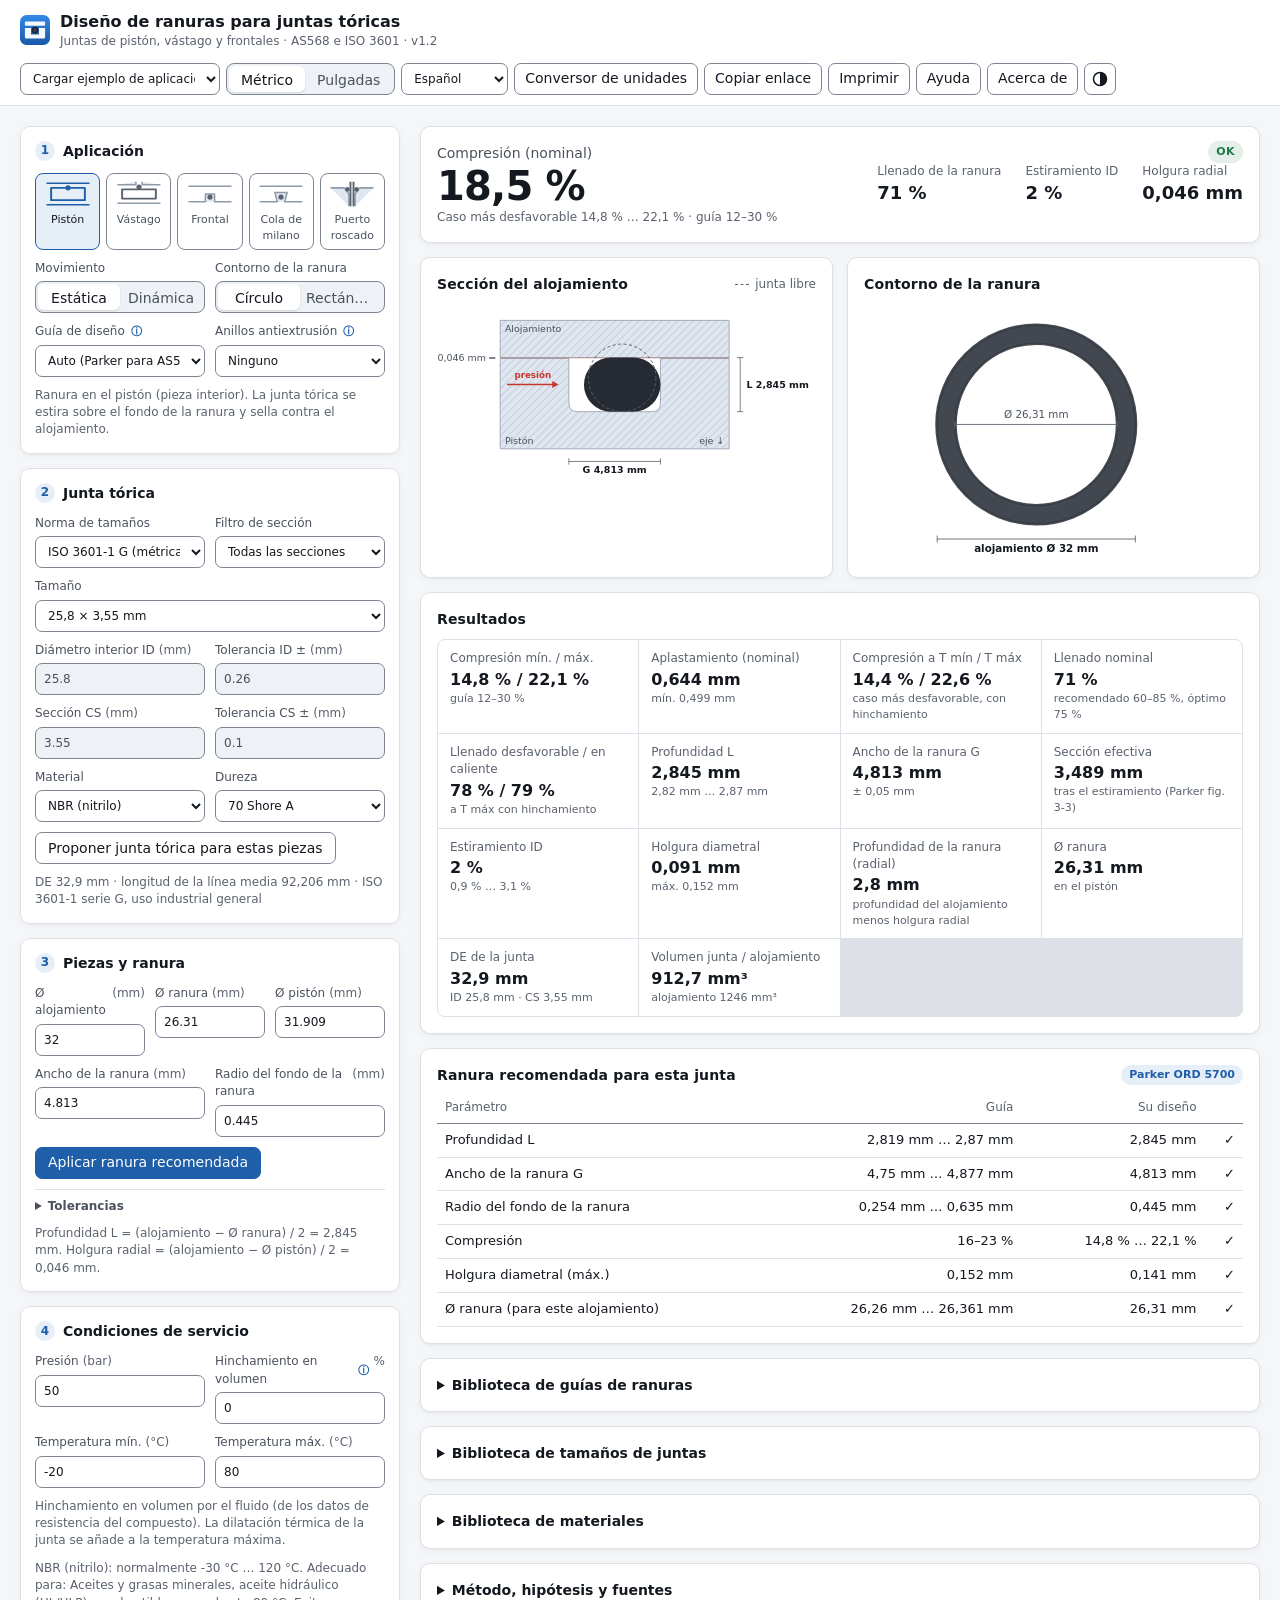
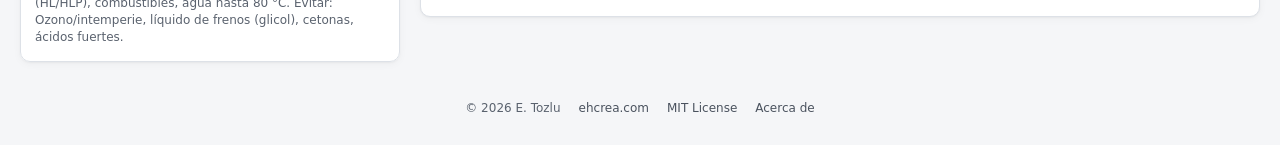
<file: es/index.html>
<!doctype html>
<html lang="es" data-page="es">
<head>
  <meta charset="utf-8">
  <meta name="viewport" content="width=device-width, initial-scale=1">
  <!-- seo: generated by tools/build-pages.js -->
  <title>Diseño de ranuras para juntas tóricas: dimensiones, compresión y llenado de la ranura</title>
  <meta name="description" content="Calculadora gratuita en línea de ranuras para juntas tóricas en pistón, vástago, cara, cola de milano y boss: compresión, llenado de la ranura, estiramiento, holgura de extrusión y límites del material, con tamaños AS568 e ISO 3601 y guías de Parker / ERIKS. Métrico o pulgadas.">
  <link rel="canonical" href="https://ehcrea.github.io/o-ring-groove-designer/es/">
  <link rel="alternate" hreflang="en" href="https://ehcrea.github.io/o-ring-groove-designer/">
  <link rel="alternate" hreflang="de" href="https://ehcrea.github.io/o-ring-groove-designer/de/">
  <link rel="alternate" hreflang="nl" href="https://ehcrea.github.io/o-ring-groove-designer/nl/">
  <link rel="alternate" hreflang="tr" href="https://ehcrea.github.io/o-ring-groove-designer/tr/">
  <link rel="alternate" hreflang="es" href="https://ehcrea.github.io/o-ring-groove-designer/es/">
  <link rel="alternate" hreflang="x-default" href="https://ehcrea.github.io/o-ring-groove-designer/">
  <meta property="og:type" content="website">
  <meta property="og:site_name" content="ehcrea">
  <meta property="og:title" content="Diseño de ranuras para juntas tóricas: dimensiones, compresión y llenado de la ranura">
  <meta property="og:description" content="Calculadora gratuita en línea de ranuras para juntas tóricas en pistón, vástago, cara, cola de milano y boss: compresión, llenado de la ranura, estiramiento, holgura de extrusión y límites del material, con tamaños AS568 e ISO 3601 y guías de Parker / ERIKS. Métrico o pulgadas.">
  <meta property="og:url" content="https://ehcrea.github.io/o-ring-groove-designer/es/">
  <meta property="og:image" content="https://ehcrea.github.io/o-ring-groove-designer/icons/og-image.png">
  <meta property="og:image:width" content="1200">
  <meta property="og:image:height" content="630">
  <meta property="og:image:alt" content="Diseño de ranuras para juntas tóricas: dimensiones, compresión y llenado de la ranura">
  <meta property="og:locale" content="es_ES">
  <meta property="og:locale:alternate" content="en_US">
  <meta property="og:locale:alternate" content="de_DE">
  <meta property="og:locale:alternate" content="nl_NL">
  <meta property="og:locale:alternate" content="tr_TR">
  <meta name="twitter:card" content="summary_large_image">
  <meta name="twitter:title" content="Diseño de ranuras para juntas tóricas: dimensiones, compresión y llenado de la ranura">
  <meta name="twitter:description" content="Calculadora gratuita en línea de ranuras para juntas tóricas en pistón, vástago, cara, cola de milano y boss: compresión, llenado de la ranura, estiramiento, holgura de extrusión y límites del material, con tamaños AS568 e ISO 3601 y guías de Parker / ERIKS. Métrico o pulgadas.">
  <meta name="twitter:image" content="https://ehcrea.github.io/o-ring-groove-designer/icons/og-image.png">
  <script type="application/ld+json">{"@context":"https://schema.org","@type":"WebApplication","name":"O-Ring Groove Designer","alternateName":"Diseño de ranuras para juntas tóricas: dimensiones, compresión y llenado de la ranura","url":"https://ehcrea.github.io/o-ring-groove-designer/es/","description":"Calculadora gratuita en línea de ranuras para juntas tóricas en pistón, vástago, cara, cola de milano y boss: compresión, llenado de la ranura, estiramiento, holgura de extrusión y límites del material, con tamaños AS568 e ISO 3601 y guías de Parker / ERIKS. Métrico o pulgadas.","applicationCategory":"EngineeringApplication","operatingSystem":"Any (web browser)","browserRequirements":"Requires JavaScript","inLanguage":["en","de","nl","tr","es"],"isAccessibleForFree":true,"offers":{"@type":"Offer","price":"0","priceCurrency":"EUR"},"license":"https://opensource.org/licenses/MIT","image":"https://ehcrea.github.io/o-ring-groove-designer/icons/og-image.png","author":{"@type":"Person","name":"E. Tozlu","url":"https://erentozlu.com"},"publisher":{"@type":"Organization","name":"ehcrea","url":"https://ehcrea.com"},"codeRepository":"https://github.com/ehcrea/o-ring-groove-designer","featureList":["O-ring groove dimensions for piston, rod, face, dovetail and boss seals","Squeeze, gland fill, stretch and extrusion gap checks","AS568 and ISO 3601 O-ring sizes","Parker and ERIKS design guidelines","Metric and inch units","English, German, Dutch, Turkish and Spanish"]}</script>
  <!-- /seo -->
  <link rel="icon" href="../icons/favicon.svg" type="image/svg+xml">
  <link rel="icon" href="../icons/favicon-32.png" sizes="32x32" type="image/png">
  <link rel="icon" href="../icons/favicon-16.png" sizes="16x16" type="image/png">
  <link rel="apple-touch-icon" href="../icons/app-icon-180.png" sizes="180x180">
  <link rel="manifest" href="../manifest.webmanifest">
  <meta name="apple-mobile-web-app-capable" content="yes">
  <meta name="mobile-web-app-capable" content="yes">
  <meta name="apple-mobile-web-app-title" content="O-Ring">
  <meta name="apple-mobile-web-app-status-bar-style" content="default">
  <meta name="theme-color" content="#f5f6f8" media="(prefers-color-scheme: light)">
  <meta name="theme-color" content="#0f1216" media="(prefers-color-scheme: dark)">
  <link rel="stylesheet" href="../css/style.css?v=22">
  <script>
    // Apply the saved theme before first paint to avoid a flash.
    try { const t = (localStorage.getItem('ehcrea.theme') || localStorage.getItem('oring.theme')); if (t === 'light' || t === 'dark') document.documentElement.setAttribute('data-theme', t); } catch (e) { /* storage unavailable */ }
  </script>
</head>
<body>
  <header class="topbar">
    <div class="brand">
      <img class="logo" src="../icons/favicon.svg" alt="" width="30" height="30">
      <div>
        <h1>Diseño de ranuras para juntas tóricas</h1>
        <p class="subtitle">Juntas de pistón, vástago y frontales · AS568 e ISO 3601 · v1.2</p>
      </div>
    </div>
    <div class="toolbar">
      <label class="preset">
        <span class="sr-only">Ejemplo de aplicación</span>
        <select id="preset" aria-label="Ejemplo de aplicación">
          <option value="">Cargar ejemplo de aplicación…</option>
        </select>
      </label>
      <div class="seg" role="radiogroup" aria-label="Sistema de unidades" id="units">
        <button type="button" role="radio" data-units="SI" aria-checked="true">Métrico</button>
        <button type="button" role="radio" data-units="IMP" aria-checked="false">Pulgadas</button>
      </div>
      <label class="lang">
        <span class="sr-only">Idioma</span>
        <select id="lang" aria-label="Idioma"></select>
      </label>
      <button type="button" class="btn" id="converter-open" title="Abrir el conversor de unidades">Conversor de unidades</button>
      <button type="button" class="btn" id="share" title="Copiar un enlace con este diseño">Copiar enlace</button>
      <button type="button" class="btn" id="print" title="Imprimir esta página">Imprimir</button>
      <button type="button" class="btn" id="help-open" title="Cómo usar esta calculadora">Ayuda</button>
      <button type="button" class="btn" id="about-open" title="Acerca de esta calculadora">Acerca de</button>
      <button type="button" class="btn btn-icon" id="theme" title="Cambiar tema claro/oscuro" aria-label="Cambiar tema">
        <svg width="16" height="16" viewBox="0 0 16 16" aria-hidden="true"><circle cx="8" cy="8" r="6.5" fill="none" stroke="currentColor" stroke-width="1.5"></circle><path d="M8 1.5a6.5 6.5 0 0 1 0 13z" fill="currentColor"></path></svg>
      </button>
    </div>
  </header>

  <main class="layout">
    <!-- ================= INPUTS ================= -->
    <form class="inputs" id="form" autocomplete="off" novalidate>
      <fieldset>
        <legend><span class="step">1</span>Aplicación</legend>
        <div class="layout-picker five" role="radiogroup" aria-label="Tipo de junta" id="type-picker">
          <button type="button" role="radio" data-type="piston" aria-checked="true">
            <svg viewBox="0 0 60 36" aria-hidden="true"><path class="metal" d="M2 4H58M2 32H58"/><path d="M8 10H52V26H8Z"/><circle class="ring" cx="30" cy="10" r="3.4"/></svg>
            <span>Pistón</span>
          </button>
          <button type="button" role="radio" data-type="rod" aria-checked="false">
            <svg viewBox="0 0 60 36" aria-hidden="true"><path class="metal" d="M2 6H26V2M34 2V6H58M2 30H58"/><path d="M8 12H52V24H8Z"/><circle class="ring" cx="30" cy="9" r="3.4"/></svg>
            <span>Vástago</span>
          </button>
          <button type="button" role="radio" data-type="face" aria-checked="false">
            <svg viewBox="0 0 60 36" aria-hidden="true"><path class="metal" d="M2 8H58M2 28H24V18H36V28H58"/><circle class="ring" cx="30" cy="22" r="3.4"/></svg>
            <span>Frontal</span>
          </button>
          <button type="button" role="radio" data-type="dovetail" aria-checked="false">
            <svg viewBox="0 0 60 36" aria-hidden="true"><path class="metal" d="M2 8H58M2 28H25L22 16H38L35 28H58"/><circle class="ring" cx="30" cy="22" r="3.4"/></svg>
            <span>Cola de milano</span>
          </button>
          <button type="button" role="radio" data-type="boss" aria-checked="false">
            <svg viewBox="0 0 60 36" aria-hidden="true"><path class="metal" d="M2 10H20L26 18V34M58 10H40L34 18V34"/><path d="M28 2V34M32 2V34"/><circle class="ring" cx="24" cy="12" r="3"/><circle class="ring" cx="36" cy="12" r="3"/></svg>
            <span>Puerto roscado</span>
          </button>
        </div>
        <div class="grid2">
          <div data-show="radial">
            <div class="mini-label">Movimiento</div>
            <div class="seg seg-wide" role="radiogroup" aria-label="Movimiento" id="motion">
              <button type="button" role="radio" data-motion="static" aria-checked="true">Estática</button>
              <button type="button" role="radio" data-motion="dynamic" aria-checked="false">Dinámica</button>
            </div>
          </div>
          <div data-show="face">
            <div class="mini-label">Presión desde</div>
            <div class="seg seg-wide" role="radiogroup" aria-label="Dirección de la presión" id="pdir">
              <button type="button" role="radio" data-pdir="internal" aria-checked="true">Dentro</button>
              <button type="button" role="radio" data-pdir="external" aria-checked="false">Fuera</button>
            </div>
          </div>
          <div data-show="radial face dovetail">
            <div class="mini-label">Contorno de la ranura</div>
            <div class="seg seg-wide" role="radiogroup" aria-label="Contorno de la ranura" id="shape">
              <button type="button" role="radio" data-shape="circle" aria-checked="true">Círculo</button>
              <button type="button" role="radio" data-shape="rect" aria-checked="false">Rectángulo (R)</button>
            </div>
          </div>
        </div>
        <div class="grid2" data-show="radial face dovetail">
          <label><span class="lt">Guía de diseño <span class="tip" tabindex="0" title="Auto usa las tablas en pulgadas de Parker para secciones AS568 y las tablas métricas de ERIKS para las demás secciones.">ⓘ</span></span>
            <select data-key="source">
              <option value="auto">Auto (Parker para AS568, ERIKS para métricas)</option>
              <option value="parker">Parker (ORD 5700)</option>
              <option value="eriks">ERIKS (manual técnico)</option>
            </select>
          </label>
          <label data-show="face">Medio
            <select data-key="medium">
              <option value="liquid">Líquido</option>
              <option value="gas">Gas / vacío</option>
            </select>
          </label>
          <label data-show="radial"><span class="lt">Anillos antiextrusión <span class="tip" tabindex="0" title="Anillos duros (PTFE o 90 Shore A) junto a la junta tórica que cierran la holgura de extrusión. Necesarios a alta presión; hacen la ranura más ancha.">ⓘ</span></span>
            <select data-key="backups" data-q="int">
              <option value="0">Ninguno</option>
              <option value="1">Uno</option>
              <option value="2">Dos</option>
            </select>
          </label>
        </div>
        <p class="hint" id="type-hint"></p>
      </fieldset>

      <fieldset>
        <legend><span class="step">2</span>Junta tórica</legend>
        <div class="grid2">
          <label>Norma de tamaños
            <select data-key="series" id="series">
              <option value="AS568">AS568 (pulgadas)</option>
              <option value="ISO3601">ISO 3601-1 G (métrica)</option>
              <option value="BOSS">Juntas AS568 para puertos (-9xx)</option>
              <option value="custom">Tamaño propio</option>
            </select>
          </label>
          <label data-show="standard">Filtro de sección
            <select id="cs-filter"></select>
          </label>
        </div>
        <label data-show="standard">Tamaño
          <select id="size"></select>
        </label>
        <div class="grid2">
          <label>Diámetro interior ID <span class="u" data-unit="length"></span><input type="number" step="any" min="0" data-ring="id" data-q="length"></label>
          <label>Tolerancia ID ± <span class="u" data-unit="length"></span><input type="number" step="any" min="0" data-ring="idTol" data-q="length"></label>
          <label>Sección CS <span class="u" data-unit="length"></span><input type="number" step="any" min="0" data-ring="cs" data-q="length"></label>
          <label>Tolerancia CS ± <span class="u" data-unit="length"></span><input type="number" step="any" min="0" data-ring="csTol" data-q="length"></label>
        </div>
        <div class="grid2">
          <label>Material
            <select data-key="material" id="material"></select>
          </label>
          <label>Dureza
            <select data-key="hardness" data-q="int">
              <option value="70">70 Shore A</option>
              <option value="75">75 Shore A</option>
              <option value="80">80 Shore A</option>
              <option value="90">90 Shore A</option>
            </select>
          </label>
        </div>
        <button type="button" class="btn" id="suggest" data-show="radial face dovetail" title="Elegir la junta tórica normalizada que mejor se ajusta a la cota principal y dimensionar la ranura para ella">Proponer junta tórica para estas piezas</button>
        <p class="hint" id="ring-hint"></p>
      </fieldset>

      <fieldset>
        <legend><span class="step">3</span>Piezas y ranura</legend>
        <div class="grid3" data-show="piston-circle">
          <label>Ø alojamiento <span class="u" data-unit="length"></span><input type="number" step="any" min="0" data-key="A" data-q="length"></label>
          <label>Ø ranura <span class="u" data-unit="length"></span><input type="number" step="any" min="0" data-key="B1" data-q="length"></label>
          <label>Ø pistón <span class="u" data-unit="length"></span><input type="number" step="any" min="0" data-key="C" data-q="length"></label>
        </div>
        <div class="grid3" data-show="rod-circle">
          <label>Ø vástago <span class="u" data-unit="length"></span><input type="number" step="any" min="0" data-key="B" data-q="length"></label>
          <label>Ø ranura <span class="u" data-unit="length"></span><input type="number" step="any" min="0" data-key="A1" data-q="length"></label>
          <label>Ø alojamiento de la carcasa <span class="u" data-unit="length"></span><input type="number" step="any" min="0" data-key="D" data-q="length"></label>
        </div>
        <div data-show="radial-rect">
          <div class="grid3">
            <label><span id="contour-label">Longitud del alojamiento</span> <span class="u" data-unit="length"></span><input type="number" step="any" min="0" data-key="Lc" data-q="length"></label>
            <label><span id="contour-label-w">Ancho del alojamiento</span> <span class="u" data-unit="length"></span><input type="number" step="any" min="0" data-key="Wc" data-q="length"></label>
            <label>Radio de esquina <span class="u" data-unit="length"></span><input type="number" step="any" min="0" data-key="Rc" data-q="length"></label>
          </div>
          <div class="grid2">
            <label>Profundidad del alojamiento <span class="u" data-unit="length"></span><input type="number" step="any" min="0" data-key="depth" data-q="length"></label>
            <label>Holgura diametral <span class="u" data-unit="length"></span><input type="number" step="any" min="0" data-key="E" data-q="length"></label>
          </div>
        </div>
        <div data-show="dovetail">
          <div class="grid3" data-show="dovetail-circle">
            <label>Ø medio de la ranura <span class="u" data-unit="length"></span><input type="number" step="any" min="0" data-key="Dm" data-q="length"></label>
          </div>
          <div class="grid3" data-show="dovetail-rect">
            <label>Longitud de la línea media <span class="u" data-unit="length"></span><input type="number" step="any" min="0" data-key="Lm" data-q="length"></label>
            <label>Ancho de la línea media <span class="u" data-unit="length"></span><input type="number" step="any" min="0" data-key="Wm" data-q="length"></label>
            <label>Radio de esquina de la línea media <span class="u" data-unit="length"></span><input type="number" step="any" min="0" data-key="Rm" data-q="length"></label>
          </div>
          <div class="grid2">
            <label><span class="lt">Ángulo de destalonado <span class="tip" tabindex="0" title="Ángulo de la pared lateral medido desde la vertical. Parker usa 24° (paredes a 66° respecto al fondo); ERIKS indica 23–32° según la sección.">ⓘ</span></span> <span class="u">(°)</span><input type="number" step="any" min="0" max="45" data-key="angle" data-q="num"></label>
          </div>
        </div>
        <div data-show="boss">
          <div class="grid2">
            <label>Ø garganta del racor F <span class="u" data-unit="length"></span><input type="number" step="any" min="0" data-key="F" data-q="length"></label>
          </div>
          <p class="hint">La junta tórica se asienta en la garganta del racor y se comprime en el asiento cónico del puerto. Elija el tamaño por el DE del tubo en la sección Junta tórica; las cotas del puerto y del racor aparecen en los resultados.</p>
        </div>
        <div data-show="axial">
          <div class="grid3" data-show="face-circle">
            <label>Ø exterior de la ranura <span class="u" data-unit="length"></span><input type="number" step="any" min="0" data-key="Do" data-q="length"></label>
          </div>
          <div class="grid3" data-show="face-rect">
            <label>Longitud exterior <span class="u" data-unit="length"></span><input type="number" step="any" min="0" data-key="Lo" data-q="length"></label>
            <label>Ancho exterior <span class="u" data-unit="length"></span><input type="number" step="any" min="0" data-key="Wo" data-q="length"></label>
            <label>Radio de esquina exterior <span class="u" data-unit="length"></span><input type="number" step="any" min="0" data-key="Ro" data-q="length"></label>
          </div>
          <div class="grid2">
            <label>Profundidad de la ranura <span class="u" data-unit="length"></span><input type="number" step="any" min="0" data-key="h" data-q="length"></label>
            <label><span class="lt">Separación de bridas <span class="tip" tabindex="0" title="Separación entre las caras de las bridas tras el montaje. Mantenga 0 (contacto metal con metal) si es posible; cualquier separación se suma a la profundidad y es una vía de extrusión.">ⓘ</span></span> <span class="u" data-unit="length"></span><input type="number" step="any" min="0" data-key="gap" data-q="length"></label>
          </div>
        </div>
        <div class="grid2" data-show="radial face dovetail">
          <label><span id="g-label">Ancho de la ranura</span> <span class="u" data-unit="length"></span><input type="number" step="any" min="0" data-key="G" data-q="length"></label>
          <label>Radio del fondo de la ranura <span class="u" data-unit="length"></span><input type="number" step="any" min="0" data-key="r" data-q="length"></label>
        </div>
        <button type="button" class="btn btn-primary" id="apply-rec" title="Fijar la profundidad, el ancho de la ranura y la holgura según la guía para la junta seleccionada">Aplicar ranura recomendada</button>
        <details class="sub" data-show="radial face dovetail">
          <summary>Tolerancias</summary>
          <div class="grid3">
            <label>Diámetros ± <span class="u" data-unit="length"></span><input type="number" step="any" min="0" data-key="tolD" data-q="length"></label>
            <label>Profundidad ± <span class="u" data-unit="length"></span><input type="number" step="any" min="0" data-key="tolH" data-q="length"></label>
            <label>Ancho ± <span class="u" data-unit="length"></span><input type="number" step="any" min="0" data-key="tolG" data-q="length"></label>
          </div>
          <label class="check" data-show="radial"><input type="checkbox" data-key="ecc"> Incluir la excentricidad completa (piezas desplazadas la holgura radial) <span class="tip" tabindex="0" title="Sin anillos guía la pieza interior puede desplazarse hacia un lado. Entonces el alojamiento es más profundo en ese lado en la holgura radial, lo que reduce la compresión mínima.">ⓘ</span></label>
          <p class="hint">Cada diámetro del alojamiento se toma como nominal ± la tolerancia de diámetros; la tolerancia de profundidad se aplica a la profundidad de la ranura frontal y a los alojamientos radiales rectangulares.</p>
        </details>
        <p class="hint" id="hw-hint"></p>
      </fieldset>

      <fieldset>
        <legend><span class="step">4</span>Condiciones de servicio</legend>
        <div class="grid2">
          <label>Presión <span class="u" data-unit="pressure"></span><input type="number" step="any" min="0" data-key="pressure" data-q="pressure"></label>
          <label><span class="lt">Hinchamiento en volumen <span class="tip" tabindex="0" title="Cambio de volumen de la junta por el fluido, de los datos de resistencia del compuesto (p. ej. +5 % en aceite mineral). Los valores negativos son contracción.">ⓘ</span></span> <span class="u">%</span><input type="number" step="any" data-key="swell" data-q="num"></label>
          <label>Temperatura mín. <span class="u" data-unit="temp"></span><input type="number" step="any" data-key="tMin" data-q="temp"></label>
          <label>Temperatura máx. <span class="u" data-unit="temp"></span><input type="number" step="any" data-key="tMax" data-q="temp"></label>
        </div>
        <p class="hint">Hinchamiento en volumen por el fluido (de los datos de resistencia del compuesto). La dilatación térmica de la junta se añade a la temperatura máxima.</p>
        <p class="hint" id="mat-hint"></p>
      </fieldset>
    </form>

    <!-- ================= RESULTS ================= -->
    <section class="results" aria-live="polite">
      <div class="card hero" id="hero">
        <div class="hero-main">
          <div class="hero-label" id="hero-label">Compresión (nominal)</div>
          <div class="hero-value" id="hero-value">—</div>
          <div class="hero-sub" id="hero-sub"></div>
        </div>
        <dl class="hero-side" id="hero-side"></dl>
        <div class="status-chip" id="status-chip"></div>
      </div>

      <div class="card issues" id="issues" hidden></div>

      <div class="grid-cards">
        <div class="card">
          <div class="card-head"><h2>Sección del alojamiento</h2><span class="legend-key"><i class="k-free"></i>junta libre</span></div>
          <div class="drawing" id="section"></div>
        </div>
        <div class="card" id="plan-card">
          <div class="card-head"><h2>Contorno de la ranura</h2></div>
          <div class="drawing" id="plan"></div>
        </div>
      </div>

      <div class="card">
        <h2>Resultados</h2>
        <div class="metrics" id="metrics"></div>
      </div>

      <div class="card">
        <div class="card-head">
          <h2 id="rec-title">Ranura recomendada para esta junta</h2>
          <span class="badge" id="rec-source"></span>
        </div>
        <div class="table-wrap" id="rec-table"></div>
      </div>

      <details class="card lib" id="lib-guide">
        <summary>Biblioteca de guías de ranuras</summary>
        <p class="card-note" id="guide-note"></p>
        <div class="table-wrap" id="guide-table"></div>
      </details>

      <details class="card lib" id="lib-sizes">
        <summary>Biblioteca de tamaños de juntas</summary>
        <div class="lib-tools">
          <select id="lib-series" aria-label="Norma de tamaños">
            <option value="AS568">AS568 (pulgadas)</option>
            <option value="ISO3601">ISO 3601-1 G (métrica)</option>
          </select>
          <input type="search" id="lib-search" placeholder="Buscar ID, CS o n.º dash" aria-label="Buscar tamaños">
        </div>
        <p class="card-note">Haga clic en una fila para usar esa junta.</p>
        <div class="table-wrap lib-scroll" id="size-table"></div>
      </details>

      <details class="card lib" id="lib-mat">
        <summary>Biblioteca de materiales</summary>
        <p class="card-note">Valores típicos de compuestos de uso general. Compruebe siempre la hoja de datos del compuesto real y su compatibilidad con el fluido.</p>
        <div class="table-wrap" id="mat-table"></div>
      </details>

      <details class="card notes">
        <summary>Método, hipótesis y fuentes</summary>
        <div class="notes-body" data-i18n-html="notes"><!--i18n:notes--><ul>
<li><b>Compresión</b> = (sección − profundidad del alojamiento) / sección. El caso más desfavorable combina la tolerancia de la sección de la junta, las tolerancias del alojamiento y el estiramiento de montaje. Opcionalmente las piezas se desplazan toda la holgura radial (excentricidad).</li>
<li><b>El estiramiento</b> aplana la sección; la reducción sigue la curva empírica de Parker (ORD 5700, fig. 3-3). Ranuras de pistón: estiramiento sobre el fondo de la ranura. Ranuras de vástago: estiramiento sobre el vástago o compresión circunferencial de la línea media. Ranuras frontales: la junta debe apoyar en la pared exterior con presión interior y en la pared interior con presión exterior.</li>
<li><b>Llenado de la ranura</b> = área de la sección montada / área del alojamiento (sin los radios del fondo); el volumen se conserva al estirar el anillo. El llenado en caliente añade la dilatación térmica volumétrica de la junta y el hinchamiento; se supone que el metal no se dilata (lado seguro).</li>
<li><b>Rectángulos redondeados</b>: perímetro = 2(L + W) − (8 − 2π)R. El estiramiento y el asiento comparan los perímetros de la junta y de la ranura. Un radio de esquina en la línea media de al menos 3 × sección es una regla práctica habitual.</li>
<li><b>Ranuras en cola de milano</b>: área del alojamiento = profundidad × ancho de la abertura + profundidad² · tan(ángulo de destalonado); el diámetro medio de la junta debe coincidir con el diámetro medio de la ranura (Parker Design Chart 4-4, ERIKS tabla 3.C-3). <b>Juntas de puertos</b>: anillos AS568 -9xx con cotas de puerto y de extremo de racor MS33656 del manual de ERIKS; se comprueban el estiramiento sobre la garganta del racor y los límites del material.</li>
<li><b>Guías</b>: Parker ORD 5700 Design Tables 4-2 (estática industrial), 4-3 (juntas frontales), 5-2 y 5-2-b (alternativa industrial, pulgadas y métrica); ERIKS O-ring Technical Handbook sección 12, tablas 3.C-1 (frontal, métrica), 3.C-2 (radial estática, métrica), 3.D-1 (dinámica, métrica), 3.D-2 (anillos antiextrusión) y 3.B-1a (holgura). Las demás secciones se interpolan a partir de estas tablas.</li>
<li><b>Límites usados</b>: compresión estática 12–30 % (máx. 30 %, Parker), dinámica 8–16 %; aplastamiento mínimo ≈ 0,2 mm; llenado nominal 60–85 %, óptimo 75 %, al menos 10 % de hueco; estiramiento de montaje ≤ 5 % (Parker), ≤ 3 % en juntas frontales (ERIKS); holguras reducidas a la mitad para silicona y fluorosilicona; anillos antiextrusión por encima de 103,5 bar en estática (Parker) o 50 bar en dinámica (ERIKS).</li>
<li><b>Tamaños</b>: cotas AS568 según AS568A tal como figuran en Parker ORD 5700 tabla 9-1; ISO 3601-1 serie G según la tabla 9-6 de Parker. Los rangos de temperatura y los coeficientes de dilatación de los materiales son valores típicos (Parker tabla 2-5).</li>
<li>No incluido: juntas rotativas, anillos flotantes neumáticos, juntas de aplastamiento, fricción y fuerza de montaje, diagramas de extrusión según presión y dureza, dilatación térmica de la carcasa. Las guías de diseño son orientativas; confírmelo con el proveedor de juntas.</li>
</ul><!--/i18n:notes--></div>
      </details>
    </section>
  </main>

  <footer class="site-footer">
    <span>© 2026 E. Tozlu</span>
    <a href="https://ehcrea.com" target="_blank" rel="noopener">ehcrea.com</a>
    <a href="https://github.com/ehcrea/o-ring-groove-designer/blob/main/LICENSE" target="_blank" rel="noopener">MIT License</a>
    <a href="#about" id="about-link">Acerca de</a>
  </footer>

  <dialog class="about" id="about" aria-labelledby="about-title">
    <form method="dialog"><button class="btn btn-icon about-close" title="Cerrar" aria-label="Cerrar">✕</button></form>
    <div data-i18n-html="about"><!--i18n:about--><div class="about-head"><img src="../icons/favicon.svg" alt=""><div><h2 id="about-title">Diseño de ranuras para juntas tóricas</h2><p>Versión 1.2 · de E. Tozlu</p></div></div>
<p>Una herramienta gratuita en el navegador para diseñar y comprobar ranuras (alojamientos) de juntas tóricas: juntas de pistón y de vástago, estáticas o dinámicas, y juntas frontales con ranura circular o rectangular redondeada. Comprueba la compresión con las tolerancias más desfavorables, el llenado de la ranura, el estiramiento, la holgura de extrusión y los límites de temperatura y material. Todos los cálculos se hacen en su navegador.</p>
<p>Incluye las series de tamaños AS568 e ISO 3601-1, una biblioteca de elastómeros y tablas de ranuras basadas en las guías de diseño públicas de Parker (O-Ring Handbook ORD 5700) y ERIKS (O-ring Technical Handbook). Sin relación ni respaldo de estas empresas.</p>
<p>Creado por E. Tozlu. Más herramientas y proyectos de ingeniería en <a href="https://ehcrea.com" target="_blank" rel="noopener">ehcrea.com</a>.</p>
<p>Código abierto bajo la <a href="https://github.com/ehcrea/o-ring-groove-designer/blob/main/LICENSE" target="_blank" rel="noopener">licencia MIT</a>; el código fuente está en <a href="https://github.com/ehcrea/o-ring-groove-designer" target="_blank" rel="noopener">GitHub</a>.</p>
<div class="about-social"><span class="about-social-label">Siga a ehcrea.studio</span><a class="social-link" href="https://www.instagram.com/ehcrea.studio" target="_blank" rel="noopener" aria-label="ehcrea.studio en Instagram (se abre en una pestaña nueva)"><svg viewBox="0 0 24 24" width="18" height="18" aria-hidden="true" focusable="false"><rect x="3" y="3" width="18" height="18" rx="5" fill="none" stroke="currentColor" stroke-width="2"/><circle cx="12" cy="12" r="4" fill="none" stroke="currentColor" stroke-width="2"/><circle cx="17.5" cy="6.5" r="1.3" fill="currentColor"/></svg><span>Instagram</span></a><a class="social-link" href="https://www.facebook.com/ehcrea.studio" target="_blank" rel="noopener" aria-label="ehcrea.studio en Facebook (se abre en una pestaña nueva)"><svg viewBox="0 0 24 24" width="18" height="18" aria-hidden="true" focusable="false"><path fill="currentColor" d="M13.5 21v-7.5h2.6l.4-3h-3V8.6c0-.9.3-1.5 1.5-1.5h1.6V4.4c-.3 0-1.2-.1-2.3-.1-2.3 0-3.8 1.4-3.8 3.9v2.3H7.9v3h2.6V21h3z"/></svg><span>Facebook</span></a></div><div class="about-support"><p><strong>¿Le resulta útil el diseño de ranuras?</strong> Es gratuito para todos y sigo añadiendo funciones en mi tiempo libre. Si le ha ahorrado tiempo en el diseño de una junta o le ha ayudado a aprender, puede apoyar su desarrollo en Patreon. Cada aportación, grande o pequeña, me ayuda a seguir creando nuevas herramientas de ingeniería. ¡Gracias!</p><a class="btn-support" href="https://www.patreon.com/ehcrea" target="_blank" rel="noopener"><span aria-hidden="true">♥</span> Apóyeme en Patreon</a></div>
<p class="about-meta">Los resultados son una ayuda de diseño. Confirme las juntas críticas con el proveedor y mediante ensayos.</p><!--/i18n:about--></div>
  </dialog>

  <dialog class="about help" id="help" aria-labelledby="help-title">
    <form method="dialog"><button class="btn btn-icon about-close" title="Cerrar" aria-label="Cerrar">✕</button></form>
    <div data-i18n-html="help"><!--i18n:help--><h2 id="help-title">Cómo usar el diseño de ranuras para juntas tóricas</h2>
<p>¿Es nuevo? Elija un ejemplo en <b>Cargar ejemplo de aplicación…</b> en la barra de herramientas, luego cambie un valor cada vez y observe los resultados.</p>
<h3>Cuatro pasos</h3>
<ol>
<li><b>Aplicación</b>: elija el tipo de junta. <i>Pistón</i>: ranura en la pieza interior, sella contra un alojamiento. <i>Vástago</i>: ranura en la carcasa, sella contra un vástago o eje. <i>Frontal</i>: ranura en una cara plana bajo una tapa. <i>Cola de milano</i>: ranura frontal destalonada que sujeta la junta. <i>Puerto roscado</i>: junta tórica de un racor de tubo con rosca recta. Después elija movimiento estático o dinámico, la dirección de la presión (juntas frontales) y el contorno de la ranura: círculo o rectángulo redondeado.</li>
<li><b>Junta tórica</b>: elija un tamaño normalizado (AS568, ISO 3601-1 o juntas de puertos) o introduzca uno propio, y luego el material y la dureza. <b>Proponer junta tórica</b> elige el tamaño normalizado que mejor encaja en sus piezas.</li>
<li><b>Piezas y ranura</b>: introduzca la cota principal (alojamiento, vástago, pared o línea media de la ranura) y pulse <b>Aplicar ranura recomendada</b> para dimensionar la ranura según la guía de Parker o ERIKS. Ajuste las cotas y tolerancias a su plano.</li>
<li><b>Condiciones de servicio</b>: presión, rango de temperatura y el hinchamiento en volumen de la junta en su fluido.</li>
</ol>
<h3>El alojamiento</h3>
<svg viewBox="0 0 420 170" aria-hidden="true"><path class="metal" d="M10 20H410V52H10Z"/><path class="metal" d="M10 66H150V140H270V66H410V160H10Z"/><rect class="oring" x="168" y="52" width="70" height="88" rx="35"/><path class="dim" d="M150 150H270M150 145V155M270 145V155"/><text x="210" y="166" text-anchor="middle">G</text><path class="dim" d="M290 52V140M285 52H295M285 140H295"/><text x="298" y="100">L</text><path class="dim" d="M370 52V66M365 52H375M365 66H375"/><text x="380" y="63">E/2</text><path class="dim" d="M120 52V140" stroke-dasharray="3 3"/><text x="40" y="100">CS &gt; L</text></svg>
<dl>
<dt>Profundidad L</dt><dd>Distancia del fondo de la ranura a la superficie de contacto; en juntas radiales incluye la holgura radial, en juntas frontales la separación de bridas.</dd>
<dt>Ancho de la ranura G</dt><dd>Espacio para que la junta se deforme lateralmente, para el hinchamiento y para los anillos antiextrusión.</dd>
<dt>Holgura E</dt><dd>Holgura diametral entre las piezas móviles o unidas (E/2 por lado): la vía de extrusión bajo presión.</dd>
<dt>Compresión</dt><dd>(CS − L) / CS: cuánto se aplasta la sección. Poca compresión fuga, demasiada causa mucha fricción, deformación remanente y daños. Estática 12–30 %, dinámica 8–16 %.</dd>
<dt>Llenado de la ranura</dt><dd>Área de la sección de la junta / área del alojamiento. Busque alrededor del 75 % y quede por debajo del 85 %, para dejar espacio al hinchamiento y a la dilatación térmica.</dd>
<dt>Estiramiento</dt><dd>Cuánto se estira el diámetro interior de la junta al montarla. Manténgalo por debajo del 5 % (3 % en juntas frontales); el estiramiento también aplana la sección.</dd>
<dt>Caso más desfavorable</dt><dd>Todas las tolerancias en su límite menos favorable: el anillo más pequeño en el alojamiento más profundo, y al revés.</dd>
</dl>
<h3>Cómo leer los resultados</h3>
<ul>
<li>La etiqueta muestra <b>OK</b>, <b>Revisar</b> (avisos) o <b>Problema</b> (errores). Cada aviso indica qué cambiar.</li>
<li><b>Ranura recomendada</b> compara su diseño con los valores de la guía; ✓ está dentro de la guía, ! fuera.</li>
<li>Las bibliotecas de abajo contienen todos los tamaños de juntas, las tablas de guías de ranuras y los materiales. Haga clic en una fila para usarla.</li>
<li>Los iconos ⓘ explican cada dato. <b>Copiar enlace</b> guarda todo el diseño en un enlace; el <b>conversor de unidades</b> convierte longitudes, presiones y temperaturas.</li>
</ul>
<p class="about-meta">La herramienta sigue las guías de diseño públicas de Parker y ERIKS. Confirme siempre las juntas críticas con el proveedor y mediante ensayos.</p><!--/i18n:help--></div>
  </dialog>

  <dialog class="about converter" id="converter" aria-labelledby="conv-title">
    <form method="dialog"><button class="btn btn-icon about-close" title="Cerrar" aria-label="Cerrar">✕</button></form>
    <h2 id="conv-title">Conversor de unidades</h2>
    <div class="seg seg-wide conv-tabs" role="radiogroup" aria-label="Magnitud" id="conv-family">
      <button type="button" role="radio" data-family="length" aria-checked="true">Longitud</button>
      <button type="button" role="radio" data-family="pressure" aria-checked="false">Presión</button>
      <button type="button" role="radio" data-family="temp" aria-checked="false">Temperatura</button>
      <button type="button" role="radio" data-family="force" aria-checked="false">Fuerza</button>
      <button type="button" role="radio" data-family="area" aria-checked="false">Superficie</button>
      <button type="button" role="radio" data-family="volume" aria-checked="false">Volumen</button>
    </div>
    <p class="hint">Escriba en cualquier campo; los demás se actualizan.</p>
    <div class="conv-grid" id="conv-fields"></div>
    <p class="hint" id="conv-frac"></p>
  </dialog>

  <div class="toast" id="toast" role="status" hidden></div>

  <script src="../js/units.js?v=22"></script>
  <script src="../js/i18n.js?v=22"></script>
  <script src="../js/data.js?v=22"></script>
  <script src="../js/calc.js?v=22"></script>
  <script src="../js/presets.js?v=22"></script>
  <script src="../js/drawing.js?v=22"></script>
  <script src="../js/app.js?v=22"></script>
</body>
</html>
</file>
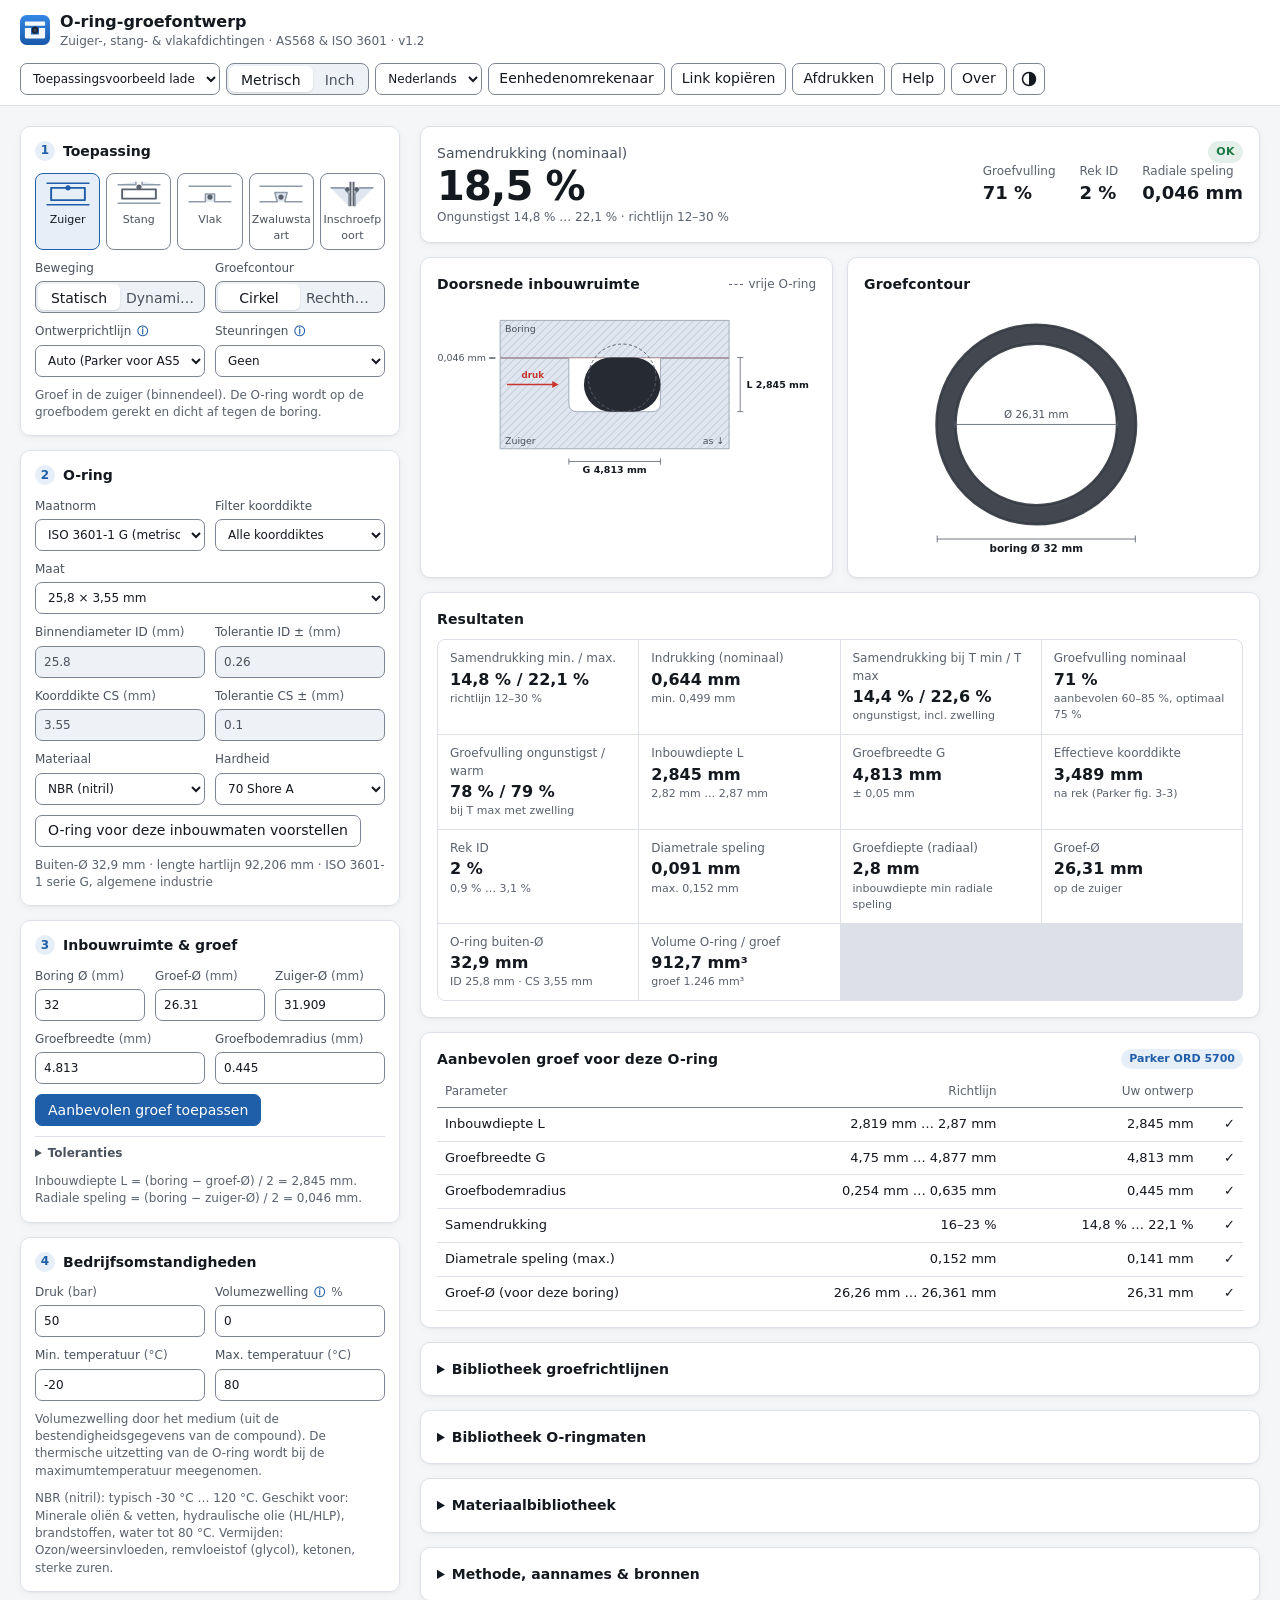
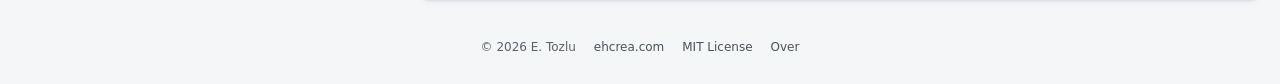
<file: nl/index.html>
<!doctype html>
<html lang="nl" data-page="nl">
<head>
  <meta charset="utf-8">
  <meta name="viewport" content="width=device-width, initial-scale=1">
  <!-- seo: generated by tools/build-pages.js -->
  <title>O-ring-groefontwerp: groefmaten, samendrukking en groefvulling berekenen</title>
  <meta name="description" content="Gratis online calculator voor O-ringgroeven bij zuiger-, stang-, vlak-, zwaluwstaart- en boss-afdichtingen: samendrukking, groefvulling, rek, extrusiespleet en materiaalgrenzen, met AS568- en ISO 3601-maten en Parker- / ERIKS-richtlijnen. Metrisch of inch.">
  <link rel="canonical" href="https://ehcrea.github.io/o-ring-groove-designer/nl/">
  <link rel="alternate" hreflang="en" href="https://ehcrea.github.io/o-ring-groove-designer/">
  <link rel="alternate" hreflang="de" href="https://ehcrea.github.io/o-ring-groove-designer/de/">
  <link rel="alternate" hreflang="nl" href="https://ehcrea.github.io/o-ring-groove-designer/nl/">
  <link rel="alternate" hreflang="tr" href="https://ehcrea.github.io/o-ring-groove-designer/tr/">
  <link rel="alternate" hreflang="es" href="https://ehcrea.github.io/o-ring-groove-designer/es/">
  <link rel="alternate" hreflang="x-default" href="https://ehcrea.github.io/o-ring-groove-designer/">
  <meta property="og:type" content="website">
  <meta property="og:site_name" content="ehcrea">
  <meta property="og:title" content="O-ring-groefontwerp: groefmaten, samendrukking en groefvulling berekenen">
  <meta property="og:description" content="Gratis online calculator voor O-ringgroeven bij zuiger-, stang-, vlak-, zwaluwstaart- en boss-afdichtingen: samendrukking, groefvulling, rek, extrusiespleet en materiaalgrenzen, met AS568- en ISO 3601-maten en Parker- / ERIKS-richtlijnen. Metrisch of inch.">
  <meta property="og:url" content="https://ehcrea.github.io/o-ring-groove-designer/nl/">
  <meta property="og:image" content="https://ehcrea.github.io/o-ring-groove-designer/icons/og-image.png">
  <meta property="og:image:width" content="1200">
  <meta property="og:image:height" content="630">
  <meta property="og:image:alt" content="O-ring-groefontwerp: groefmaten, samendrukking en groefvulling berekenen">
  <meta property="og:locale" content="nl_NL">
  <meta property="og:locale:alternate" content="en_US">
  <meta property="og:locale:alternate" content="de_DE">
  <meta property="og:locale:alternate" content="tr_TR">
  <meta property="og:locale:alternate" content="es_ES">
  <meta name="twitter:card" content="summary_large_image">
  <meta name="twitter:title" content="O-ring-groefontwerp: groefmaten, samendrukking en groefvulling berekenen">
  <meta name="twitter:description" content="Gratis online calculator voor O-ringgroeven bij zuiger-, stang-, vlak-, zwaluwstaart- en boss-afdichtingen: samendrukking, groefvulling, rek, extrusiespleet en materiaalgrenzen, met AS568- en ISO 3601-maten en Parker- / ERIKS-richtlijnen. Metrisch of inch.">
  <meta name="twitter:image" content="https://ehcrea.github.io/o-ring-groove-designer/icons/og-image.png">
  <script type="application/ld+json">{"@context":"https://schema.org","@type":"WebApplication","name":"O-Ring Groove Designer","alternateName":"O-ring-groefontwerp: groefmaten, samendrukking en groefvulling berekenen","url":"https://ehcrea.github.io/o-ring-groove-designer/nl/","description":"Gratis online calculator voor O-ringgroeven bij zuiger-, stang-, vlak-, zwaluwstaart- en boss-afdichtingen: samendrukking, groefvulling, rek, extrusiespleet en materiaalgrenzen, met AS568- en ISO 3601-maten en Parker- / ERIKS-richtlijnen. Metrisch of inch.","applicationCategory":"EngineeringApplication","operatingSystem":"Any (web browser)","browserRequirements":"Requires JavaScript","inLanguage":["en","de","nl","tr","es"],"isAccessibleForFree":true,"offers":{"@type":"Offer","price":"0","priceCurrency":"EUR"},"license":"https://opensource.org/licenses/MIT","image":"https://ehcrea.github.io/o-ring-groove-designer/icons/og-image.png","author":{"@type":"Person","name":"E. Tozlu","url":"https://erentozlu.com"},"publisher":{"@type":"Organization","name":"ehcrea","url":"https://ehcrea.com"},"codeRepository":"https://github.com/ehcrea/o-ring-groove-designer","featureList":["O-ring groove dimensions for piston, rod, face, dovetail and boss seals","Squeeze, gland fill, stretch and extrusion gap checks","AS568 and ISO 3601 O-ring sizes","Parker and ERIKS design guidelines","Metric and inch units","English, German, Dutch, Turkish and Spanish"]}</script>
  <!-- /seo -->
  <link rel="icon" href="../icons/favicon.svg" type="image/svg+xml">
  <link rel="icon" href="../icons/favicon-32.png" sizes="32x32" type="image/png">
  <link rel="icon" href="../icons/favicon-16.png" sizes="16x16" type="image/png">
  <link rel="apple-touch-icon" href="../icons/app-icon-180.png" sizes="180x180">
  <link rel="manifest" href="../manifest.webmanifest">
  <meta name="apple-mobile-web-app-capable" content="yes">
  <meta name="mobile-web-app-capable" content="yes">
  <meta name="apple-mobile-web-app-title" content="O-Ring">
  <meta name="apple-mobile-web-app-status-bar-style" content="default">
  <meta name="theme-color" content="#f5f6f8" media="(prefers-color-scheme: light)">
  <meta name="theme-color" content="#0f1216" media="(prefers-color-scheme: dark)">
  <link rel="stylesheet" href="../css/style.css?v=22">
  <script>
    // Apply the saved theme before first paint to avoid a flash.
    try { const t = (localStorage.getItem('ehcrea.theme') || localStorage.getItem('oring.theme')); if (t === 'light' || t === 'dark') document.documentElement.setAttribute('data-theme', t); } catch (e) { /* storage unavailable */ }
  </script>
</head>
<body>
  <header class="topbar">
    <div class="brand">
      <img class="logo" src="../icons/favicon.svg" alt="" width="30" height="30">
      <div>
        <h1>O-ring-groefontwerp</h1>
        <p class="subtitle">Zuiger-, stang- &amp; vlakafdichtingen · AS568 &amp; ISO 3601 · v1.2</p>
      </div>
    </div>
    <div class="toolbar">
      <label class="preset">
        <span class="sr-only">Toepassingsvoorbeeld</span>
        <select id="preset" aria-label="Toepassingsvoorbeeld">
          <option value="">Toepassingsvoorbeeld laden…</option>
        </select>
      </label>
      <div class="seg" role="radiogroup" aria-label="Eenhedenstelsel" id="units">
        <button type="button" role="radio" data-units="SI" aria-checked="true">Metrisch</button>
        <button type="button" role="radio" data-units="IMP" aria-checked="false">Inch</button>
      </div>
      <label class="lang">
        <span class="sr-only">Taal</span>
        <select id="lang" aria-label="Taal"></select>
      </label>
      <button type="button" class="btn" id="converter-open" title="Eenhedenomrekenaar openen">Eenhedenomrekenaar</button>
      <button type="button" class="btn" id="share" title="Link naar dit ontwerp kopiëren">Link kopiëren</button>
      <button type="button" class="btn" id="print" title="Deze pagina afdrukken">Afdrukken</button>
      <button type="button" class="btn" id="help-open" title="Zo gebruikt u deze calculator">Help</button>
      <button type="button" class="btn" id="about-open" title="Over deze calculator">Over</button>
      <button type="button" class="btn btn-icon" id="theme" title="Licht/donker wisselen" aria-label="Thema wisselen">
        <svg width="16" height="16" viewBox="0 0 16 16" aria-hidden="true"><circle cx="8" cy="8" r="6.5" fill="none" stroke="currentColor" stroke-width="1.5"></circle><path d="M8 1.5a6.5 6.5 0 0 1 0 13z" fill="currentColor"></path></svg>
      </button>
    </div>
  </header>

  <main class="layout">
    <!-- ================= INPUTS ================= -->
    <form class="inputs" id="form" autocomplete="off" novalidate>
      <fieldset>
        <legend><span class="step">1</span>Toepassing</legend>
        <div class="layout-picker five" role="radiogroup" aria-label="Type afdichting" id="type-picker">
          <button type="button" role="radio" data-type="piston" aria-checked="true">
            <svg viewBox="0 0 60 36" aria-hidden="true"><path class="metal" d="M2 4H58M2 32H58"/><path d="M8 10H52V26H8Z"/><circle class="ring" cx="30" cy="10" r="3.4"/></svg>
            <span>Zuiger</span>
          </button>
          <button type="button" role="radio" data-type="rod" aria-checked="false">
            <svg viewBox="0 0 60 36" aria-hidden="true"><path class="metal" d="M2 6H26V2M34 2V6H58M2 30H58"/><path d="M8 12H52V24H8Z"/><circle class="ring" cx="30" cy="9" r="3.4"/></svg>
            <span>Stang</span>
          </button>
          <button type="button" role="radio" data-type="face" aria-checked="false">
            <svg viewBox="0 0 60 36" aria-hidden="true"><path class="metal" d="M2 8H58M2 28H24V18H36V28H58"/><circle class="ring" cx="30" cy="22" r="3.4"/></svg>
            <span>Vlak</span>
          </button>
          <button type="button" role="radio" data-type="dovetail" aria-checked="false">
            <svg viewBox="0 0 60 36" aria-hidden="true"><path class="metal" d="M2 8H58M2 28H25L22 16H38L35 28H58"/><circle class="ring" cx="30" cy="22" r="3.4"/></svg>
            <span>Zwaluwstaart</span>
          </button>
          <button type="button" role="radio" data-type="boss" aria-checked="false">
            <svg viewBox="0 0 60 36" aria-hidden="true"><path class="metal" d="M2 10H20L26 18V34M58 10H40L34 18V34"/><path d="M28 2V34M32 2V34"/><circle class="ring" cx="24" cy="12" r="3"/><circle class="ring" cx="36" cy="12" r="3"/></svg>
            <span>Inschroefpoort</span>
          </button>
        </div>
        <div class="grid2">
          <div data-show="radial">
            <div class="mini-label">Beweging</div>
            <div class="seg seg-wide" role="radiogroup" aria-label="Beweging" id="motion">
              <button type="button" role="radio" data-motion="static" aria-checked="true">Statisch</button>
              <button type="button" role="radio" data-motion="dynamic" aria-checked="false">Dynamisch</button>
            </div>
          </div>
          <div data-show="face">
            <div class="mini-label">Druk van</div>
            <div class="seg seg-wide" role="radiogroup" aria-label="Drukrichting" id="pdir">
              <button type="button" role="radio" data-pdir="internal" aria-checked="true">Binnen</button>
              <button type="button" role="radio" data-pdir="external" aria-checked="false">Buiten</button>
            </div>
          </div>
          <div data-show="radial face dovetail">
            <div class="mini-label">Groefcontour</div>
            <div class="seg seg-wide" role="radiogroup" aria-label="Groefcontour" id="shape">
              <button type="button" role="radio" data-shape="circle" aria-checked="true">Cirkel</button>
              <button type="button" role="radio" data-shape="rect" aria-checked="false">Rechthoek (R)</button>
            </div>
          </div>
        </div>
        <div class="grid2" data-show="radial face dovetail">
          <label><span class="lt">Ontwerprichtlijn <span class="tip" tabindex="0" title="Auto gebruikt de inchtabellen van Parker voor AS568-koorddiktes en de metrische tabellen van ERIKS voor andere koorddiktes.">ⓘ</span></span>
            <select data-key="source">
              <option value="auto">Auto (Parker voor AS568, ERIKS voor metrisch)</option>
              <option value="parker">Parker (ORD 5700)</option>
              <option value="eriks">ERIKS (technisch handboek)</option>
            </select>
          </label>
          <label data-show="face">Medium
            <select data-key="medium">
              <option value="liquid">Vloeistof</option>
              <option value="gas">Gas / vacuüm</option>
            </select>
          </label>
          <label data-show="radial"><span class="lt">Steunringen <span class="tip" tabindex="0" title="Harde ringen (PTFE of 90 Shore A) naast de O-ring die de extrusiespleet afsluiten. Nodig bij hoge druk; de groef wordt breder.">ⓘ</span></span>
            <select data-key="backups" data-q="int">
              <option value="0">Geen</option>
              <option value="1">Eén</option>
              <option value="2">Twee</option>
            </select>
          </label>
        </div>
        <p class="hint" id="type-hint"></p>
      </fieldset>

      <fieldset>
        <legend><span class="step">2</span>O-ring</legend>
        <div class="grid2">
          <label>Maatnorm
            <select data-key="series" id="series">
              <option value="AS568">AS568 (inch)</option>
              <option value="ISO3601">ISO 3601-1 G (metrisch)</option>
              <option value="BOSS">AS568-inschroefafdichtingen (-9xx)</option>
              <option value="custom">Eigen maat</option>
            </select>
          </label>
          <label data-show="standard">Filter koorddikte
            <select id="cs-filter"></select>
          </label>
        </div>
        <label data-show="standard">Maat
          <select id="size"></select>
        </label>
        <div class="grid2">
          <label>Binnendiameter ID <span class="u" data-unit="length"></span><input type="number" step="any" min="0" data-ring="id" data-q="length"></label>
          <label>Tolerantie ID ± <span class="u" data-unit="length"></span><input type="number" step="any" min="0" data-ring="idTol" data-q="length"></label>
          <label>Koorddikte CS <span class="u" data-unit="length"></span><input type="number" step="any" min="0" data-ring="cs" data-q="length"></label>
          <label>Tolerantie CS ± <span class="u" data-unit="length"></span><input type="number" step="any" min="0" data-ring="csTol" data-q="length"></label>
        </div>
        <div class="grid2">
          <label>Materiaal
            <select data-key="material" id="material"></select>
          </label>
          <label>Hardheid
            <select data-key="hardness" data-q="int">
              <option value="70">70 Shore A</option>
              <option value="75">75 Shore A</option>
              <option value="80">80 Shore A</option>
              <option value="90">90 Shore A</option>
            </select>
          </label>
        </div>
        <button type="button" class="btn" id="suggest" data-show="radial face dovetail" title="De norm-O-ring kiezen die het best bij de hoofdmaat past en de groef daarvoor dimensioneren">O-ring voor deze inbouwmaten voorstellen</button>
        <p class="hint" id="ring-hint"></p>
      </fieldset>

      <fieldset>
        <legend><span class="step">3</span>Inbouwruimte &amp; groef</legend>
        <div class="grid3" data-show="piston-circle">
          <label>Boring Ø <span class="u" data-unit="length"></span><input type="number" step="any" min="0" data-key="A" data-q="length"></label>
          <label>Groef-Ø <span class="u" data-unit="length"></span><input type="number" step="any" min="0" data-key="B1" data-q="length"></label>
          <label>Zuiger-Ø <span class="u" data-unit="length"></span><input type="number" step="any" min="0" data-key="C" data-q="length"></label>
        </div>
        <div class="grid3" data-show="rod-circle">
          <label>Stang-Ø <span class="u" data-unit="length"></span><input type="number" step="any" min="0" data-key="B" data-q="length"></label>
          <label>Groef-Ø <span class="u" data-unit="length"></span><input type="number" step="any" min="0" data-key="A1" data-q="length"></label>
          <label>Huisboring Ø <span class="u" data-unit="length"></span><input type="number" step="any" min="0" data-key="D" data-q="length"></label>
        </div>
        <div data-show="radial-rect">
          <div class="grid3">
            <label><span id="contour-label">Boring lengte</span> <span class="u" data-unit="length"></span><input type="number" step="any" min="0" data-key="Lc" data-q="length"></label>
            <label><span id="contour-label-w">Boring breedte</span> <span class="u" data-unit="length"></span><input type="number" step="any" min="0" data-key="Wc" data-q="length"></label>
            <label>Hoekradius <span class="u" data-unit="length"></span><input type="number" step="any" min="0" data-key="Rc" data-q="length"></label>
          </div>
          <div class="grid2">
            <label>Inbouwdiepte <span class="u" data-unit="length"></span><input type="number" step="any" min="0" data-key="depth" data-q="length"></label>
            <label>Diametrale speling <span class="u" data-unit="length"></span><input type="number" step="any" min="0" data-key="E" data-q="length"></label>
          </div>
        </div>
        <div data-show="dovetail">
          <div class="grid3" data-show="dovetail-circle">
            <label>Gemiddelde groef-Ø <span class="u" data-unit="length"></span><input type="number" step="any" min="0" data-key="Dm" data-q="length"></label>
          </div>
          <div class="grid3" data-show="dovetail-rect">
            <label>Lengte hartlijn <span class="u" data-unit="length"></span><input type="number" step="any" min="0" data-key="Lm" data-q="length"></label>
            <label>Breedte hartlijn <span class="u" data-unit="length"></span><input type="number" step="any" min="0" data-key="Wm" data-q="length"></label>
            <label>Hoekradius hartlijn <span class="u" data-unit="length"></span><input type="number" step="any" min="0" data-key="Rm" data-q="length"></label>
          </div>
          <div class="grid2">
            <label><span class="lt">Ondersnijdingshoek <span class="tip" tabindex="0" title="Zijwandhoek gemeten vanaf de verticaal. Parker gebruikt 24° (wanden onder 66° met de groefbodem); ERIKS noemt 23–32° afhankelijk van de koorddikte.">ⓘ</span></span> <span class="u">(°)</span><input type="number" step="any" min="0" max="45" data-key="angle" data-q="num"></label>
          </div>
        </div>
        <div data-show="boss">
          <div class="grid2">
            <label>Insteek-Ø F van de fitting <span class="u" data-unit="length"></span><input type="number" step="any" min="0" data-key="F" data-q="length"></label>
          </div>
          <p class="hint">De O-ring zit in de insteek van de fitting en wordt in de conische zitting van de poort gedrukt. Kies de maat op buisdiameter in het O-ringdeel; de poort- en fittingmaten staan bij de resultaten.</p>
        </div>
        <div data-show="axial">
          <div class="grid3" data-show="face-circle">
            <label>Groef buiten-Ø <span class="u" data-unit="length"></span><input type="number" step="any" min="0" data-key="Do" data-q="length"></label>
          </div>
          <div class="grid3" data-show="face-rect">
            <label>Buitenlengte <span class="u" data-unit="length"></span><input type="number" step="any" min="0" data-key="Lo" data-q="length"></label>
            <label>Buitenbreedte <span class="u" data-unit="length"></span><input type="number" step="any" min="0" data-key="Wo" data-q="length"></label>
            <label>Buitenhoekradius <span class="u" data-unit="length"></span><input type="number" step="any" min="0" data-key="Ro" data-q="length"></label>
          </div>
          <div class="grid2">
            <label>Groefdiepte <span class="u" data-unit="length"></span><input type="number" step="any" min="0" data-key="h" data-q="length"></label>
            <label><span class="lt">Flensspleet <span class="tip" tabindex="0" title="Spleet tussen de flensvlakken na montage. Houd waar mogelijk 0 aan (metaal-op-metaalcontact); elke spleet vergroot de inbouwdiepte en is een extrusiepad.">ⓘ</span></span> <span class="u" data-unit="length"></span><input type="number" step="any" min="0" data-key="gap" data-q="length"></label>
          </div>
        </div>
        <div class="grid2" data-show="radial face dovetail">
          <label><span id="g-label">Groefbreedte</span> <span class="u" data-unit="length"></span><input type="number" step="any" min="0" data-key="G" data-q="length"></label>
          <label>Groefbodemradius <span class="u" data-unit="length"></span><input type="number" step="any" min="0" data-key="r" data-q="length"></label>
        </div>
        <button type="button" class="btn btn-primary" id="apply-rec" title="Inbouwdiepte, groefbreedte en speling uit de richtlijn voor de gekozen O-ring overnemen">Aanbevolen groef toepassen</button>
        <details class="sub" data-show="radial face dovetail">
          <summary>Toleranties</summary>
          <div class="grid3">
            <label>Diameters ± <span class="u" data-unit="length"></span><input type="number" step="any" min="0" data-key="tolD" data-q="length"></label>
            <label>Diepte ± <span class="u" data-unit="length"></span><input type="number" step="any" min="0" data-key="tolH" data-q="length"></label>
            <label>Breedte ± <span class="u" data-unit="length"></span><input type="number" step="any" min="0" data-key="tolG" data-q="length"></label>
          </div>
          <label class="check" data-show="radial"><input type="checkbox" data-key="ecc"> Volledige excentriciteit meenemen (delen verschoven over de radiale speling) <span class="tip" tabindex="0" title="Zonder geleideringen kan het binnendeel naar één kant verschuiven. De inbouwruimte is daar dan een radiale speling dieper, wat de minimale samendrukking verlaagt.">ⓘ</span></label>
          <p class="hint">Elke diameter van de inbouwruimte wordt als nominaal ± diametertolerantie genomen; de dieptetolerantie geldt voor de groefdiepte van vlakafdichtingen en voor rechthoekige radiale groeven.</p>
        </details>
        <p class="hint" id="hw-hint"></p>
      </fieldset>

      <fieldset>
        <legend><span class="step">4</span>Bedrijfsomstandigheden</legend>
        <div class="grid2">
          <label>Druk <span class="u" data-unit="pressure"></span><input type="number" step="any" min="0" data-key="pressure" data-q="pressure"></label>
          <label><span class="lt">Volumezwelling <span class="tip" tabindex="0" title="Volumeverandering van de O-ring door het medium, uit de bestendigheidsgegevens van de compound (bijv. +5 % in minerale olie). Negatieve waarden zijn krimp.">ⓘ</span></span> <span class="u">%</span><input type="number" step="any" data-key="swell" data-q="num"></label>
          <label>Min. temperatuur <span class="u" data-unit="temp"></span><input type="number" step="any" data-key="tMin" data-q="temp"></label>
          <label>Max. temperatuur <span class="u" data-unit="temp"></span><input type="number" step="any" data-key="tMax" data-q="temp"></label>
        </div>
        <p class="hint">Volumezwelling door het medium (uit de bestendigheidsgegevens van de compound). De thermische uitzetting van de O-ring wordt bij de maximumtemperatuur meegenomen.</p>
        <p class="hint" id="mat-hint"></p>
      </fieldset>
    </form>

    <!-- ================= RESULTS ================= -->
    <section class="results" aria-live="polite">
      <div class="card hero" id="hero">
        <div class="hero-main">
          <div class="hero-label" id="hero-label">Samendrukking (nominaal)</div>
          <div class="hero-value" id="hero-value">—</div>
          <div class="hero-sub" id="hero-sub"></div>
        </div>
        <dl class="hero-side" id="hero-side"></dl>
        <div class="status-chip" id="status-chip"></div>
      </div>

      <div class="card issues" id="issues" hidden></div>

      <div class="grid-cards">
        <div class="card">
          <div class="card-head"><h2>Doorsnede inbouwruimte</h2><span class="legend-key"><i class="k-free"></i>vrije O-ring</span></div>
          <div class="drawing" id="section"></div>
        </div>
        <div class="card" id="plan-card">
          <div class="card-head"><h2>Groefcontour</h2></div>
          <div class="drawing" id="plan"></div>
        </div>
      </div>

      <div class="card">
        <h2>Resultaten</h2>
        <div class="metrics" id="metrics"></div>
      </div>

      <div class="card">
        <div class="card-head">
          <h2 id="rec-title">Aanbevolen groef voor deze O-ring</h2>
          <span class="badge" id="rec-source"></span>
        </div>
        <div class="table-wrap" id="rec-table"></div>
      </div>

      <details class="card lib" id="lib-guide">
        <summary>Bibliotheek groefrichtlijnen</summary>
        <p class="card-note" id="guide-note"></p>
        <div class="table-wrap" id="guide-table"></div>
      </details>

      <details class="card lib" id="lib-sizes">
        <summary>Bibliotheek O-ringmaten</summary>
        <div class="lib-tools">
          <select id="lib-series" aria-label="Maatnorm">
            <option value="AS568">AS568 (inch)</option>
            <option value="ISO3601">ISO 3601-1 G (metrisch)</option>
          </select>
          <input type="search" id="lib-search" placeholder="Zoek ID, CS of dash-nr." aria-label="Maten zoeken">
        </div>
        <p class="card-note">Klik op een rij om die O-ring te gebruiken.</p>
        <div class="table-wrap lib-scroll" id="size-table"></div>
      </details>

      <details class="card lib" id="lib-mat">
        <summary>Materiaalbibliotheek</summary>
        <p class="card-note">Typische waarden voor standaardcompounds. Controleer altijd het gegevensblad van de werkelijke compound en de bestendigheid tegen het medium.</p>
        <div class="table-wrap" id="mat-table"></div>
      </details>

      <details class="card notes">
        <summary>Methode, aannames &amp; bronnen</summary>
        <div class="notes-body" data-i18n-html="notes"><!--i18n:notes--><ul>
<li><b>Samendrukking</b> = (koorddikte − inbouwdiepte) / koorddikte. Het ongunstigste geval combineert de tolerantie van de koorddikte, de toleranties van de inbouwruimte en de inbouwrek. Optioneel worden de delen over de volle radiale speling verschoven (excentriciteit).</li>
<li><b>Rek</b> maakt de doorsnede platter; de afname volgt de empirische curve van Parker (ORD 5700, fig. 3-3). Zuigergroef: rek op de groefbodem. Stanggroef: rek op de stang of omtreksstuiking van de hartlijn. Vlakgroef: de O-ring moet bij inwendige druk tegen de buitenwand en bij uitwendige druk tegen de binnenwand liggen.</li>
<li><b>Groefvulling</b> = ingebouwd doorsnede-oppervlak / groefoppervlak (zonder bodemradii); bij rek blijft het volume gelijk. De warme vulling telt de volumetrische thermische uitzetting van de O-ring en de zwelling op; het metaal zet volgens de aanname niet uit (conservatief).</li>
<li><b>Afgeronde rechthoeken</b>: omtrek = 2(L + W) − (8 − 2π)R. Rek en passing vergelijken de omtrekken van O-ring en groef. Een hoekradius op de hartlijn van minstens 3 × koorddikte is een gangbare vuistregel.</li>
<li><b>Zwaluwstaartgroeven</b>: groefoppervlak = diepte × openingsbreedte + diepte² · tan(ondersnijdingshoek); de gemiddelde O-ringdiameter moet gelijk zijn aan de gemiddelde groefdiameter (Parker Design Chart 4-4, ERIKS tabel 3.C-3). <b>Inschroefafdichtingen</b>: AS568-ringen -9xx met poort- en MS33656-fittingmaten uit het ERIKS-handboek; gecontroleerd worden de rek op de insteek en de materiaalgrenzen.</li>
<li><b>Richtlijnen</b>: Parker ORD 5700 Design Tables 4-2 (industrieel statisch), 4-3 (vlakafdichtingen), 5-2 en 5-2-b (industrieel heen-en-weer, inch en metrisch); ERIKS O-ring Technical Handbook hoofdstuk 12 tabellen 3.C-1 (vlak, metrisch), 3.C-2 (statisch radiaal, metrisch), 3.D-1 (dynamisch, metrisch), 3.D-2 (steunringen) en 3.B-1a (speling). Andere koorddiktes worden uit deze tabellen geïnterpoleerd.</li>
<li><b>Gebruikte grenzen</b>: statische samendrukking 12–30 % (max. 30 %, Parker), dynamisch 8–16 %; minimale indrukking ≈ 0,2 mm; groefvulling nominaal 60–85 %, optimaal 75 %, minstens 10 % vrije ruimte; inbouwrek ≤ 5 % (Parker), ≤ 3 % bij vlakafdichtingen (ERIKS); spelingen gehalveerd voor siliconen en fluorsiliconen; steunringen boven 103,5 bar statisch (Parker) of 50 bar dynamisch (ERIKS).</li>
<li><b>Maten</b>: AS568-maten volgens AS568A uit Parker ORD 5700 tabel 9-1; ISO 3601-1 serie G volgens Parker tabel 9-6. Temperatuurbereiken en uitzettingscoëfficiënten van de materialen zijn typische waarden (Parker tabel 2-5).</li>
<li>Niet behandeld: roterende afdichtingen, pneumatische zwevende ringen, knelafdichtingen, wrijving en montagekracht, extrusiediagrammen tegen druk en hardheid, thermische uitzetting van het huis. Ontwerprichtlijnen zijn richtwaarden; bevestig met de leverancier.</li>
</ul><!--/i18n:notes--></div>
      </details>
    </section>
  </main>

  <footer class="site-footer">
    <span>© 2026 E. Tozlu</span>
    <a href="https://ehcrea.com" target="_blank" rel="noopener">ehcrea.com</a>
    <a href="https://github.com/ehcrea/o-ring-groove-designer/blob/main/LICENSE" target="_blank" rel="noopener">MIT License</a>
    <a href="#about" id="about-link">Over</a>
  </footer>

  <dialog class="about" id="about" aria-labelledby="about-title">
    <form method="dialog"><button class="btn btn-icon about-close" title="Sluiten" aria-label="Sluiten">✕</button></form>
    <div data-i18n-html="about"><!--i18n:about--><div class="about-head"><img src="../icons/favicon.svg" alt=""><div><h2 id="about-title">O-ring-groefontwerp</h2><p>Versie 1.2 · door E. Tozlu</p></div></div>
<p>Een gratis browsertool voor het ontwerpen en controleren van O-ringgroeven (inbouwruimtes): zuiger- en stangafdichtingen, statisch of dynamisch, en vlakafdichtingen met ronde of afgerond-rechthoekige groef. De tool controleert samendrukking met de ongunstigste toleranties, groefvulling, rek, extrusiespleet, temperatuur- en materiaalgrenzen. Alle berekeningen draaien in uw browser.</p>
<p>Bevat de maatreeksen AS568 en ISO 3601-1, een elastomeerbibliotheek en groefrichtlijntabellen op basis van de openbare ontwerprichtlijnen van Parker (O-Ring Handbook ORD 5700) en ERIKS (O-ring Technical Handbook). Niet gelieerd aan of goedgekeurd door deze bedrijven.</p>
<p>Gemaakt door E. Tozlu. Meer engineeringtools en projecten op <a href="https://ehcrea.com" target="_blank" rel="noopener">ehcrea.com</a>.</p>
<p>Open source onder de <a href="https://github.com/ehcrea/o-ring-groove-designer/blob/main/LICENSE" target="_blank" rel="noopener">MIT-licentie</a>; de broncode staat op <a href="https://github.com/ehcrea/o-ring-groove-designer" target="_blank" rel="noopener">GitHub</a>.</p>
<div class="about-social"><span class="about-social-label">Volg ehcrea.studio</span><a class="social-link" href="https://www.instagram.com/ehcrea.studio" target="_blank" rel="noopener" aria-label="ehcrea.studio op Instagram (opent in nieuw tabblad)"><svg viewBox="0 0 24 24" width="18" height="18" aria-hidden="true" focusable="false"><rect x="3" y="3" width="18" height="18" rx="5" fill="none" stroke="currentColor" stroke-width="2"/><circle cx="12" cy="12" r="4" fill="none" stroke="currentColor" stroke-width="2"/><circle cx="17.5" cy="6.5" r="1.3" fill="currentColor"/></svg><span>Instagram</span></a><a class="social-link" href="https://www.facebook.com/ehcrea.studio" target="_blank" rel="noopener" aria-label="ehcrea.studio op Facebook (opent in nieuw tabblad)"><svg viewBox="0 0 24 24" width="18" height="18" aria-hidden="true" focusable="false"><path fill="currentColor" d="M13.5 21v-7.5h2.6l.4-3h-3V8.6c0-.9.3-1.5 1.5-1.5h1.6V4.4c-.3 0-1.2-.1-2.3-.1-2.3 0-3.8 1.4-3.8 3.9v2.3H7.9v3h2.6V21h3z"/></svg><span>Facebook</span></a></div><div class="about-support"><p><strong>Bevalt het groefontwerp?</strong> Het is gratis voor iedereen en ik voeg in mijn vrije tijd nieuwe functies toe. Heeft het u tijd bespaard bij een afdichtingsontwerp of geholpen bij het leren, dan kunt u de verdere ontwikkeling steunen via Patreon. Elke bijdrage, groot of klein, helpt me nieuwe technische tools te maken. Dank u wel!</p><a class="btn-support" href="https://www.patreon.com/ehcrea" target="_blank" rel="noopener"><span aria-hidden="true">♥</span> Steun mij op Patreon</a></div>
<p class="about-meta">De resultaten zijn ontwerprichtlijnen. Bevestig kritische afdichtingen met de leverancier en door testen.</p><!--/i18n:about--></div>
  </dialog>

  <dialog class="about help" id="help" aria-labelledby="help-title">
    <form method="dialog"><button class="btn btn-icon about-close" title="Sluiten" aria-label="Sluiten">✕</button></form>
    <div data-i18n-html="help"><!--i18n:help--><h2 id="help-title">Zo gebruikt u het O-ring-groefontwerp</h2>
<p>Nieuw hier? Kies in de werkbalk een voorbeeld via <b>Toepassingsvoorbeeld laden…</b>, verander dan telkens één waarde en kijk naar de resultaten.</p>
<h3>Vier stappen</h3>
<ol>
<li><b>Toepassing</b>: kies het type afdichting. <i>Zuiger</i>: groef in het binnendeel, dicht af tegen een boring. <i>Stang</i>: groef in het huis, dicht af tegen een stang of as. <i>Vlak</i>: groef in een vlak onder een deksel. <i>Zwaluwstaart</i>: ondersneden vlakgroef die de O-ring vasthoudt. <i>Inschroefpoort</i>: O-ring van een buisfitting met cilindrische schroefdraad. Kies daarna statische of dynamische beweging, de drukrichting (vlakafdichtingen) en de groefcontour: cirkel of afgeronde rechthoek.</li>
<li><b>O-ring</b>: kies een normmaat (AS568, ISO 3601-1 of inschroefafdichtingen) of voer een eigen maat in, daarna materiaal en hardheid. <b>O-ring voorstellen</b> kiest de normmaat die het best bij uw inbouwmaten past.</li>
<li><b>Inbouwruimte &amp; groef</b>: voer de hoofdmaat in (boring, stang, groefwand of hartlijn) en druk op <b>Aanbevolen groef toepassen</b> om de groef volgens de richtlijn van Parker of ERIKS te dimensioneren. Pas maten en toleranties aan uw tekening aan.</li>
<li><b>Bedrijfsomstandigheden</b>: druk, temperatuurbereik en de volumezwelling van de O-ring in uw medium.</li>
</ol>
<h3>De inbouwruimte</h3>
<svg viewBox="0 0 420 170" aria-hidden="true"><path class="metal" d="M10 20H410V52H10Z"/><path class="metal" d="M10 66H150V140H270V66H410V160H10Z"/><rect class="oring" x="168" y="52" width="70" height="88" rx="35"/><path class="dim" d="M150 150H270M150 145V155M270 145V155"/><text x="210" y="166" text-anchor="middle">G</text><path class="dim" d="M290 52V140M285 52H295M285 140H295"/><text x="298" y="100">L</text><path class="dim" d="M370 52V66M365 52H375M365 66H375"/><text x="380" y="63">E/2</text><path class="dim" d="M120 52V140" stroke-dasharray="3 3"/><text x="40" y="100">CS &gt; L</text></svg>
<dl>
<dt>Inbouwdiepte L</dt><dd>Afstand van de groefbodem tot het tegenvlak; bij radiale afdichtingen inclusief radiale speling, bij vlakafdichtingen inclusief flensspleet.</dd>
<dt>Groefbreedte G</dt><dd>Ruimte voor zijdelingse vervorming van de O-ring, voor zwelling en voor steunringen.</dd>
<dt>Speling E</dt><dd>Diametrale speling tussen de bewegende of samengevoegde delen (E/2 per zijde): de extrusieweg onder druk.</dd>
<dt>Samendrukking</dt><dd>(CS − L) / CS: hoeveel de koord wordt ingedrukt. Te weinig lekt, te veel geeft hoge wrijving, blijvende vervorming en beschadiging. Statisch 12–30 %, dynamisch 8–16 %.</dd>
<dt>Groefvulling</dt><dd>Doorsnede-oppervlak van de O-ring / groefoppervlak. Streef naar ongeveer 75 % en blijf onder 85 %, zodat er ruimte is voor zwelling en thermische uitzetting.</dd>
<dt>Rek</dt><dd>Hoeveel de binnendiameter bij montage wordt gerekt. Houd onder 5 % (3 % bij vlakafdichtingen); rek maakt de koorddikte ook platter.</dd>
<dt>Ongunstigste geval</dt><dd>Alle toleranties op hun ongunstigste grens: de kleinste ring in de diepste inbouwruimte en omgekeerd.</dd>
</dl>
<h3>De resultaten lezen</h3>
<ul>
<li>Het label toont <b>OK</b>, <b>Controleren</b> (waarschuwingen) of <b>Probleem</b> (fouten). Elke waarschuwing zegt wat u moet veranderen.</li>
<li><b>Aanbevolen groef</b> vergelijkt uw ontwerp met de richtlijnwaarden; ✓ valt binnen de richtlijn, ! erbuiten.</li>
<li>De bibliotheken onderaan bevatten alle O-ringmaten, de groefrichtlijntabellen en de materialen. Klik op een rij om die te gebruiken.</li>
<li>De ⓘ-pictogrammen lichten afzonderlijke invoer toe. <b>Link kopiëren</b> bewaart het hele ontwerp in een link; de <b>eenhedenomrekenaar</b> rekent lengtes, drukken en temperaturen om.</li>
</ul>
<p class="about-meta">De tool volgt de openbare ontwerprichtlijnen van Parker en ERIKS. Bevestig kritische afdichtingen altijd met de leverancier en door testen.</p><!--/i18n:help--></div>
  </dialog>

  <dialog class="about converter" id="converter" aria-labelledby="conv-title">
    <form method="dialog"><button class="btn btn-icon about-close" title="Sluiten" aria-label="Sluiten">✕</button></form>
    <h2 id="conv-title">Eenhedenomrekenaar</h2>
    <div class="seg seg-wide conv-tabs" role="radiogroup" aria-label="Grootheid" id="conv-family">
      <button type="button" role="radio" data-family="length" aria-checked="true">Lengte</button>
      <button type="button" role="radio" data-family="pressure" aria-checked="false">Druk</button>
      <button type="button" role="radio" data-family="temp" aria-checked="false">Temperatuur</button>
      <button type="button" role="radio" data-family="force" aria-checked="false">Kracht</button>
      <button type="button" role="radio" data-family="area" aria-checked="false">Oppervlakte</button>
      <button type="button" role="radio" data-family="volume" aria-checked="false">Volume</button>
    </div>
    <p class="hint">Typ in een willekeurig veld; de andere worden bijgewerkt.</p>
    <div class="conv-grid" id="conv-fields"></div>
    <p class="hint" id="conv-frac"></p>
  </dialog>

  <div class="toast" id="toast" role="status" hidden></div>

  <script src="../js/units.js?v=22"></script>
  <script src="../js/i18n.js?v=22"></script>
  <script src="../js/data.js?v=22"></script>
  <script src="../js/calc.js?v=22"></script>
  <script src="../js/presets.js?v=22"></script>
  <script src="../js/drawing.js?v=22"></script>
  <script src="../js/app.js?v=22"></script>
</body>
</html>
</file>
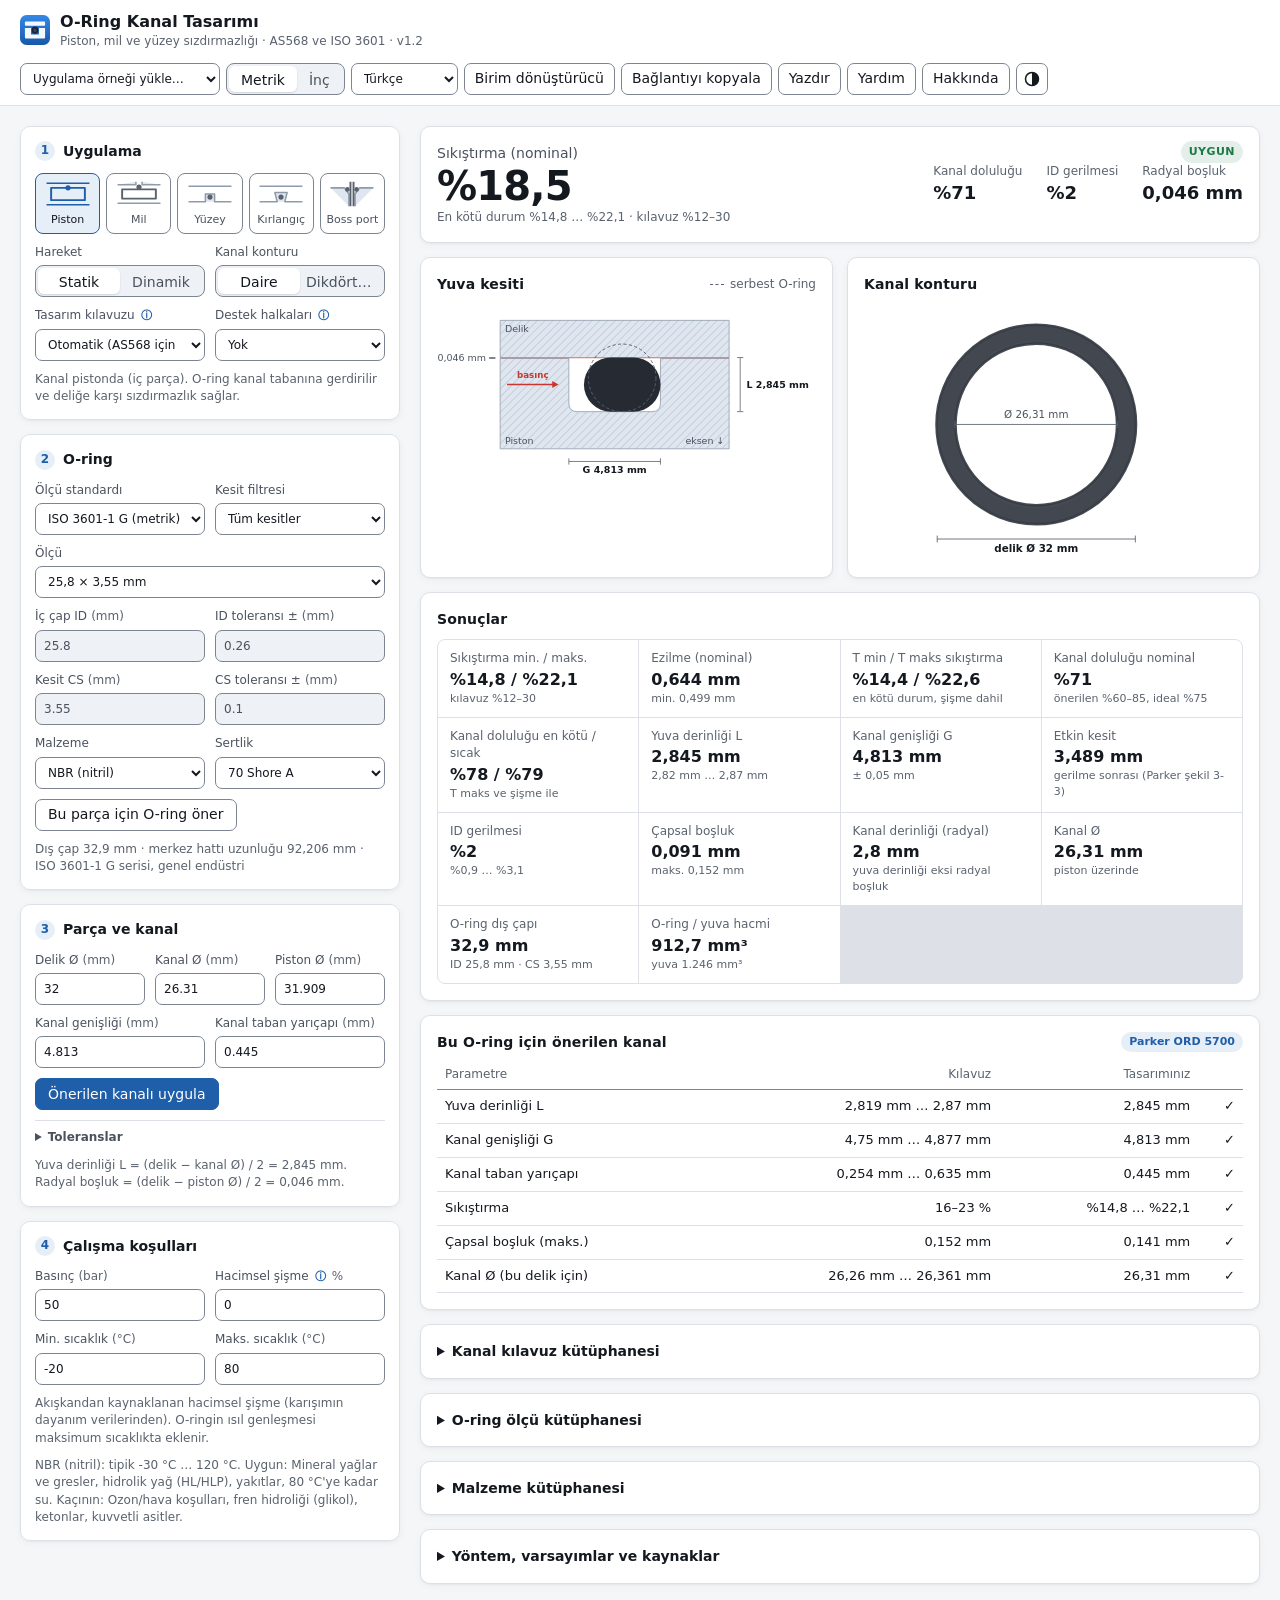
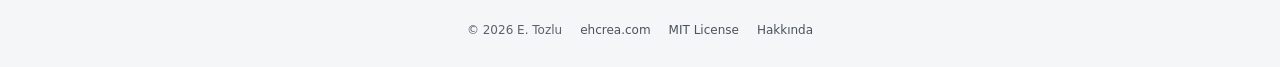
<file: tr/index.html>
<!doctype html>
<html lang="tr" data-page="tr">
<head>
  <meta charset="utf-8">
  <meta name="viewport" content="width=device-width, initial-scale=1">
  <!-- seo: generated by tools/build-pages.js -->
  <title>O-Ring Kanal Tasarımı: kanal ölçüleri, sıkıştırma ve kanal doluluğu hesabı</title>
  <meta name="description" content="Piston, mil, yüzey, kırlangıç kuyruğu ve boss sızdırmazlıkları için ücretsiz çevrim içi O-ring kanal hesaplayıcısı: sıkıştırma, kanal doluluğu, gerdirme, ekstrüzyon boşluğu ve malzeme sınırları; AS568 ve ISO 3601 ölçüleri, Parker / ERIKS kılavuzları. Metrik veya inç.">
  <link rel="canonical" href="https://ehcrea.github.io/o-ring-groove-designer/tr/">
  <link rel="alternate" hreflang="en" href="https://ehcrea.github.io/o-ring-groove-designer/">
  <link rel="alternate" hreflang="de" href="https://ehcrea.github.io/o-ring-groove-designer/de/">
  <link rel="alternate" hreflang="nl" href="https://ehcrea.github.io/o-ring-groove-designer/nl/">
  <link rel="alternate" hreflang="tr" href="https://ehcrea.github.io/o-ring-groove-designer/tr/">
  <link rel="alternate" hreflang="es" href="https://ehcrea.github.io/o-ring-groove-designer/es/">
  <link rel="alternate" hreflang="x-default" href="https://ehcrea.github.io/o-ring-groove-designer/">
  <meta property="og:type" content="website">
  <meta property="og:site_name" content="ehcrea">
  <meta property="og:title" content="O-Ring Kanal Tasarımı: kanal ölçüleri, sıkıştırma ve kanal doluluğu hesabı">
  <meta property="og:description" content="Piston, mil, yüzey, kırlangıç kuyruğu ve boss sızdırmazlıkları için ücretsiz çevrim içi O-ring kanal hesaplayıcısı: sıkıştırma, kanal doluluğu, gerdirme, ekstrüzyon boşluğu ve malzeme sınırları; AS568 ve ISO 3601 ölçüleri, Parker / ERIKS kılavuzları. Metrik veya inç.">
  <meta property="og:url" content="https://ehcrea.github.io/o-ring-groove-designer/tr/">
  <meta property="og:image" content="https://ehcrea.github.io/o-ring-groove-designer/icons/og-image.png">
  <meta property="og:image:width" content="1200">
  <meta property="og:image:height" content="630">
  <meta property="og:image:alt" content="O-Ring Kanal Tasarımı: kanal ölçüleri, sıkıştırma ve kanal doluluğu hesabı">
  <meta property="og:locale" content="tr_TR">
  <meta property="og:locale:alternate" content="en_US">
  <meta property="og:locale:alternate" content="de_DE">
  <meta property="og:locale:alternate" content="nl_NL">
  <meta property="og:locale:alternate" content="es_ES">
  <meta name="twitter:card" content="summary_large_image">
  <meta name="twitter:title" content="O-Ring Kanal Tasarımı: kanal ölçüleri, sıkıştırma ve kanal doluluğu hesabı">
  <meta name="twitter:description" content="Piston, mil, yüzey, kırlangıç kuyruğu ve boss sızdırmazlıkları için ücretsiz çevrim içi O-ring kanal hesaplayıcısı: sıkıştırma, kanal doluluğu, gerdirme, ekstrüzyon boşluğu ve malzeme sınırları; AS568 ve ISO 3601 ölçüleri, Parker / ERIKS kılavuzları. Metrik veya inç.">
  <meta name="twitter:image" content="https://ehcrea.github.io/o-ring-groove-designer/icons/og-image.png">
  <script type="application/ld+json">{"@context":"https://schema.org","@type":"WebApplication","name":"O-Ring Groove Designer","alternateName":"O-Ring Kanal Tasarımı: kanal ölçüleri, sıkıştırma ve kanal doluluğu hesabı","url":"https://ehcrea.github.io/o-ring-groove-designer/tr/","description":"Piston, mil, yüzey, kırlangıç kuyruğu ve boss sızdırmazlıkları için ücretsiz çevrim içi O-ring kanal hesaplayıcısı: sıkıştırma, kanal doluluğu, gerdirme, ekstrüzyon boşluğu ve malzeme sınırları; AS568 ve ISO 3601 ölçüleri, Parker / ERIKS kılavuzları. Metrik veya inç.","applicationCategory":"EngineeringApplication","operatingSystem":"Any (web browser)","browserRequirements":"Requires JavaScript","inLanguage":["en","de","nl","tr","es"],"isAccessibleForFree":true,"offers":{"@type":"Offer","price":"0","priceCurrency":"EUR"},"license":"https://opensource.org/licenses/MIT","image":"https://ehcrea.github.io/o-ring-groove-designer/icons/og-image.png","author":{"@type":"Person","name":"E. Tozlu","url":"https://erentozlu.com"},"publisher":{"@type":"Organization","name":"ehcrea","url":"https://ehcrea.com"},"codeRepository":"https://github.com/ehcrea/o-ring-groove-designer","featureList":["O-ring groove dimensions for piston, rod, face, dovetail and boss seals","Squeeze, gland fill, stretch and extrusion gap checks","AS568 and ISO 3601 O-ring sizes","Parker and ERIKS design guidelines","Metric and inch units","English, German, Dutch, Turkish and Spanish"]}</script>
  <!-- /seo -->
  <link rel="icon" href="../icons/favicon.svg" type="image/svg+xml">
  <link rel="icon" href="../icons/favicon-32.png" sizes="32x32" type="image/png">
  <link rel="icon" href="../icons/favicon-16.png" sizes="16x16" type="image/png">
  <link rel="apple-touch-icon" href="../icons/app-icon-180.png" sizes="180x180">
  <link rel="manifest" href="../manifest.webmanifest">
  <meta name="apple-mobile-web-app-capable" content="yes">
  <meta name="mobile-web-app-capable" content="yes">
  <meta name="apple-mobile-web-app-title" content="O-Ring">
  <meta name="apple-mobile-web-app-status-bar-style" content="default">
  <meta name="theme-color" content="#f5f6f8" media="(prefers-color-scheme: light)">
  <meta name="theme-color" content="#0f1216" media="(prefers-color-scheme: dark)">
  <link rel="stylesheet" href="../css/style.css?v=22">
  <script>
    // Apply the saved theme before first paint to avoid a flash.
    try { const t = (localStorage.getItem('ehcrea.theme') || localStorage.getItem('oring.theme')); if (t === 'light' || t === 'dark') document.documentElement.setAttribute('data-theme', t); } catch (e) { /* storage unavailable */ }
  </script>
</head>
<body>
  <header class="topbar">
    <div class="brand">
      <img class="logo" src="../icons/favicon.svg" alt="" width="30" height="30">
      <div>
        <h1>O-Ring Kanal Tasarımı</h1>
        <p class="subtitle">Piston, mil ve yüzey sızdırmazlığı · AS568 ve ISO 3601 · v1.2</p>
      </div>
    </div>
    <div class="toolbar">
      <label class="preset">
        <span class="sr-only">Uygulama örneği</span>
        <select id="preset" aria-label="Uygulama örneği">
          <option value="">Uygulama örneği yükle…</option>
        </select>
      </label>
      <div class="seg" role="radiogroup" aria-label="Birim sistemi" id="units">
        <button type="button" role="radio" data-units="SI" aria-checked="true">Metrik</button>
        <button type="button" role="radio" data-units="IMP" aria-checked="false">İnç</button>
      </div>
      <label class="lang">
        <span class="sr-only">Dil</span>
        <select id="lang" aria-label="Dil"></select>
      </label>
      <button type="button" class="btn" id="converter-open" title="Birim dönüştürücüyü aç">Birim dönüştürücü</button>
      <button type="button" class="btn" id="share" title="Bu tasarımın bağlantısını kopyala">Bağlantıyı kopyala</button>
      <button type="button" class="btn" id="print" title="Bu sayfayı yazdır">Yazdır</button>
      <button type="button" class="btn" id="help-open" title="Bu hesaplayıcı nasıl kullanılır">Yardım</button>
      <button type="button" class="btn" id="about-open" title="Bu hesaplayıcı hakkında">Hakkında</button>
      <button type="button" class="btn btn-icon" id="theme" title="Açık/koyu temayı değiştir" aria-label="Temayı değiştir">
        <svg width="16" height="16" viewBox="0 0 16 16" aria-hidden="true"><circle cx="8" cy="8" r="6.5" fill="none" stroke="currentColor" stroke-width="1.5"></circle><path d="M8 1.5a6.5 6.5 0 0 1 0 13z" fill="currentColor"></path></svg>
      </button>
    </div>
  </header>

  <main class="layout">
    <!-- ================= INPUTS ================= -->
    <form class="inputs" id="form" autocomplete="off" novalidate>
      <fieldset>
        <legend><span class="step">1</span>Uygulama</legend>
        <div class="layout-picker five" role="radiogroup" aria-label="Sızdırmazlık tipi" id="type-picker">
          <button type="button" role="radio" data-type="piston" aria-checked="true">
            <svg viewBox="0 0 60 36" aria-hidden="true"><path class="metal" d="M2 4H58M2 32H58"/><path d="M8 10H52V26H8Z"/><circle class="ring" cx="30" cy="10" r="3.4"/></svg>
            <span>Piston</span>
          </button>
          <button type="button" role="radio" data-type="rod" aria-checked="false">
            <svg viewBox="0 0 60 36" aria-hidden="true"><path class="metal" d="M2 6H26V2M34 2V6H58M2 30H58"/><path d="M8 12H52V24H8Z"/><circle class="ring" cx="30" cy="9" r="3.4"/></svg>
            <span>Mil</span>
          </button>
          <button type="button" role="radio" data-type="face" aria-checked="false">
            <svg viewBox="0 0 60 36" aria-hidden="true"><path class="metal" d="M2 8H58M2 28H24V18H36V28H58"/><circle class="ring" cx="30" cy="22" r="3.4"/></svg>
            <span>Yüzey</span>
          </button>
          <button type="button" role="radio" data-type="dovetail" aria-checked="false">
            <svg viewBox="0 0 60 36" aria-hidden="true"><path class="metal" d="M2 8H58M2 28H25L22 16H38L35 28H58"/><circle class="ring" cx="30" cy="22" r="3.4"/></svg>
            <span>Kırlangıç</span>
          </button>
          <button type="button" role="radio" data-type="boss" aria-checked="false">
            <svg viewBox="0 0 60 36" aria-hidden="true"><path class="metal" d="M2 10H20L26 18V34M58 10H40L34 18V34"/><path d="M28 2V34M32 2V34"/><circle class="ring" cx="24" cy="12" r="3"/><circle class="ring" cx="36" cy="12" r="3"/></svg>
            <span>Boss port</span>
          </button>
        </div>
        <div class="grid2">
          <div data-show="radial">
            <div class="mini-label">Hareket</div>
            <div class="seg seg-wide" role="radiogroup" aria-label="Hareket" id="motion">
              <button type="button" role="radio" data-motion="static" aria-checked="true">Statik</button>
              <button type="button" role="radio" data-motion="dynamic" aria-checked="false">Dinamik</button>
            </div>
          </div>
          <div data-show="face">
            <div class="mini-label">Basınç yönü</div>
            <div class="seg seg-wide" role="radiogroup" aria-label="Basınç yönü" id="pdir">
              <button type="button" role="radio" data-pdir="internal" aria-checked="true">İçeriden</button>
              <button type="button" role="radio" data-pdir="external" aria-checked="false">Dışarıdan</button>
            </div>
          </div>
          <div data-show="radial face dovetail">
            <div class="mini-label">Kanal konturu</div>
            <div class="seg seg-wide" role="radiogroup" aria-label="Kanal konturu" id="shape">
              <button type="button" role="radio" data-shape="circle" aria-checked="true">Daire</button>
              <button type="button" role="radio" data-shape="rect" aria-checked="false">Dikdörtgen (R)</button>
            </div>
          </div>
        </div>
        <div class="grid2" data-show="radial face dovetail">
          <label><span class="lt">Tasarım kılavuzu <span class="tip" tabindex="0" title="Otomatik, AS568 kesitleri için Parker inç tablolarını, diğer kesitler için ERIKS metrik tablolarını kullanır.">ⓘ</span></span>
            <select data-key="source">
              <option value="auto">Otomatik (AS568 için Parker, metrik için ERIKS)</option>
              <option value="parker">Parker (ORD 5700)</option>
              <option value="eriks">ERIKS (teknik el kitabı)</option>
            </select>
          </label>
          <label data-show="face">Akışkan
            <select data-key="medium">
              <option value="liquid">Sıvı</option>
              <option value="gas">Gaz / vakum</option>
            </select>
          </label>
          <label data-show="radial"><span class="lt">Destek halkaları <span class="tip" tabindex="0" title="O-ringin yanında ekstrüzyon boşluğunu kapatan sert halkalar (PTFE veya 90 Shore A). Yüksek basınçta gerekir; kanalı genişletir.">ⓘ</span></span>
            <select data-key="backups" data-q="int">
              <option value="0">Yok</option>
              <option value="1">Bir</option>
              <option value="2">İki</option>
            </select>
          </label>
        </div>
        <p class="hint" id="type-hint"></p>
      </fieldset>

      <fieldset>
        <legend><span class="step">2</span>O-ring</legend>
        <div class="grid2">
          <label>Ölçü standardı
            <select data-key="series" id="series">
              <option value="AS568">AS568 (inç)</option>
              <option value="ISO3601">ISO 3601-1 G (metrik)</option>
              <option value="BOSS">AS568 boss sızdırmazlıkları (-9xx)</option>
              <option value="custom">Özel ölçü</option>
            </select>
          </label>
          <label data-show="standard">Kesit filtresi
            <select id="cs-filter"></select>
          </label>
        </div>
        <label data-show="standard">Ölçü
          <select id="size"></select>
        </label>
        <div class="grid2">
          <label>İç çap ID <span class="u" data-unit="length"></span><input type="number" step="any" min="0" data-ring="id" data-q="length"></label>
          <label>ID toleransı ± <span class="u" data-unit="length"></span><input type="number" step="any" min="0" data-ring="idTol" data-q="length"></label>
          <label>Kesit CS <span class="u" data-unit="length"></span><input type="number" step="any" min="0" data-ring="cs" data-q="length"></label>
          <label>CS toleransı ± <span class="u" data-unit="length"></span><input type="number" step="any" min="0" data-ring="csTol" data-q="length"></label>
        </div>
        <div class="grid2">
          <label>Malzeme
            <select data-key="material" id="material"></select>
          </label>
          <label>Sertlik
            <select data-key="hardness" data-q="int">
              <option value="70">70 Shore A</option>
              <option value="75">75 Shore A</option>
              <option value="80">80 Shore A</option>
              <option value="90">90 Shore A</option>
            </select>
          </label>
        </div>
        <button type="button" class="btn" id="suggest" data-show="radial face dovetail" title="Ana ölçüye en uygun standart O-ringi seç ve kanalı ona göre boyutlandır">Bu parça için O-ring öner</button>
        <p class="hint" id="ring-hint"></p>
      </fieldset>

      <fieldset>
        <legend><span class="step">3</span>Parça ve kanal</legend>
        <div class="grid3" data-show="piston-circle">
          <label>Delik Ø <span class="u" data-unit="length"></span><input type="number" step="any" min="0" data-key="A" data-q="length"></label>
          <label>Kanal Ø <span class="u" data-unit="length"></span><input type="number" step="any" min="0" data-key="B1" data-q="length"></label>
          <label>Piston Ø <span class="u" data-unit="length"></span><input type="number" step="any" min="0" data-key="C" data-q="length"></label>
        </div>
        <div class="grid3" data-show="rod-circle">
          <label>Mil Ø <span class="u" data-unit="length"></span><input type="number" step="any" min="0" data-key="B" data-q="length"></label>
          <label>Kanal Ø <span class="u" data-unit="length"></span><input type="number" step="any" min="0" data-key="A1" data-q="length"></label>
          <label>Gövde deliği Ø <span class="u" data-unit="length"></span><input type="number" step="any" min="0" data-key="D" data-q="length"></label>
        </div>
        <div data-show="radial-rect">
          <div class="grid3">
            <label><span id="contour-label">Delik uzunluğu</span> <span class="u" data-unit="length"></span><input type="number" step="any" min="0" data-key="Lc" data-q="length"></label>
            <label><span id="contour-label-w">Delik genişliği</span> <span class="u" data-unit="length"></span><input type="number" step="any" min="0" data-key="Wc" data-q="length"></label>
            <label>Köşe yarıçapı <span class="u" data-unit="length"></span><input type="number" step="any" min="0" data-key="Rc" data-q="length"></label>
          </div>
          <div class="grid2">
            <label>Yuva derinliği <span class="u" data-unit="length"></span><input type="number" step="any" min="0" data-key="depth" data-q="length"></label>
            <label>Çapsal boşluk <span class="u" data-unit="length"></span><input type="number" step="any" min="0" data-key="E" data-q="length"></label>
          </div>
        </div>
        <div data-show="dovetail">
          <div class="grid3" data-show="dovetail-circle">
            <label>Kanal ortalama Ø <span class="u" data-unit="length"></span><input type="number" step="any" min="0" data-key="Dm" data-q="length"></label>
          </div>
          <div class="grid3" data-show="dovetail-rect">
            <label>Merkez hattı uzunluğu <span class="u" data-unit="length"></span><input type="number" step="any" min="0" data-key="Lm" data-q="length"></label>
            <label>Merkez hattı genişliği <span class="u" data-unit="length"></span><input type="number" step="any" min="0" data-key="Wm" data-q="length"></label>
            <label>Merkez hattı köşe yarıçapı <span class="u" data-unit="length"></span><input type="number" step="any" min="0" data-key="Rm" data-q="length"></label>
          </div>
          <div class="grid2">
            <label><span class="lt">Alttan kesme açısı <span class="tip" tabindex="0" title="Dikeyden ölçülen yan duvar açısı. Parker 24° kullanır (duvarlar kanal tabanına 66°); ERIKS kesite göre 23–32° verir.">ⓘ</span></span> <span class="u">(°)</span><input type="number" step="any" min="0" max="45" data-key="angle" data-q="num"></label>
          </div>
        </div>
        <div data-show="boss">
          <div class="grid2">
            <label>Bağlantı boyun Ø F <span class="u" data-unit="length"></span><input type="number" step="any" min="0" data-key="F" data-q="length"></label>
          </div>
          <p class="hint">O-ring bağlantının boynuna oturur ve portun konik yuvasına sıkıştırılır. Ölçüyü O-ring bölümünde boru dış çapına göre seçin; port ve bağlantı ölçüleri sonuçlarda listelenir.</p>
        </div>
        <div data-show="axial">
          <div class="grid3" data-show="face-circle">
            <label>Kanal dış Ø <span class="u" data-unit="length"></span><input type="number" step="any" min="0" data-key="Do" data-q="length"></label>
          </div>
          <div class="grid3" data-show="face-rect">
            <label>Dış uzunluk <span class="u" data-unit="length"></span><input type="number" step="any" min="0" data-key="Lo" data-q="length"></label>
            <label>Dış genişlik <span class="u" data-unit="length"></span><input type="number" step="any" min="0" data-key="Wo" data-q="length"></label>
            <label>Dış köşe yarıçapı <span class="u" data-unit="length"></span><input type="number" step="any" min="0" data-key="Ro" data-q="length"></label>
          </div>
          <div class="grid2">
            <label>Kanal derinliği <span class="u" data-unit="length"></span><input type="number" step="any" min="0" data-key="h" data-q="length"></label>
            <label><span class="lt">Flanş boşluğu <span class="tip" tabindex="0" title="Montajdan sonra flanş yüzeyleri arasındaki boşluk. Mümkünse 0 tutun (metal-metal temas); her boşluk yuva derinliğine eklenir ve bir ekstrüzyon yoludur.">ⓘ</span></span> <span class="u" data-unit="length"></span><input type="number" step="any" min="0" data-key="gap" data-q="length"></label>
          </div>
        </div>
        <div class="grid2" data-show="radial face dovetail">
          <label><span id="g-label">Kanal genişliği</span> <span class="u" data-unit="length"></span><input type="number" step="any" min="0" data-key="G" data-q="length"></label>
          <label>Kanal taban yarıçapı <span class="u" data-unit="length"></span><input type="number" step="any" min="0" data-key="r" data-q="length"></label>
        </div>
        <button type="button" class="btn btn-primary" id="apply-rec" title="Seçilen O-ring için yuva derinliği, kanal genişliği ve boşluğu kılavuzdan ayarla">Önerilen kanalı uygula</button>
        <details class="sub" data-show="radial face dovetail">
          <summary>Toleranslar</summary>
          <div class="grid3">
            <label>Çaplar ± <span class="u" data-unit="length"></span><input type="number" step="any" min="0" data-key="tolD" data-q="length"></label>
            <label>Derinlik ± <span class="u" data-unit="length"></span><input type="number" step="any" min="0" data-key="tolH" data-q="length"></label>
            <label>Genişlik ± <span class="u" data-unit="length"></span><input type="number" step="any" min="0" data-key="tolG" data-q="length"></label>
          </div>
          <label class="check" data-show="radial"><input type="checkbox" data-key="ecc"> Tam eksen kaçıklığını dahil et (parçalar radyal boşluk kadar kayık) <span class="tip" tabindex="0" title="Kılavuz halkası yoksa iç parça bir tarafa kayabilir. O tarafta yuva radyal boşluk kadar derinleşir ve minimum sıkıştırma düşer.">ⓘ</span></label>
          <p class="hint">Yuvanın her çapı nominal ± çap toleransı alınır; derinlik toleransı yüzey kanalı derinliğine ve dikdörtgen radyal yuvalara uygulanır.</p>
        </details>
        <p class="hint" id="hw-hint"></p>
      </fieldset>

      <fieldset>
        <legend><span class="step">4</span>Çalışma koşulları</legend>
        <div class="grid2">
          <label>Basınç <span class="u" data-unit="pressure"></span><input type="number" step="any" min="0" data-key="pressure" data-q="pressure"></label>
          <label><span class="lt">Hacimsel şişme <span class="tip" tabindex="0" title="Akışkandan kaynaklanan O-ring hacim değişimi, karışımın dayanım verilerinden (ör. mineral yağda +%5). Negatif değerler büzülmedir.">ⓘ</span></span> <span class="u">%</span><input type="number" step="any" data-key="swell" data-q="num"></label>
          <label>Min. sıcaklık <span class="u" data-unit="temp"></span><input type="number" step="any" data-key="tMin" data-q="temp"></label>
          <label>Maks. sıcaklık <span class="u" data-unit="temp"></span><input type="number" step="any" data-key="tMax" data-q="temp"></label>
        </div>
        <p class="hint">Akışkandan kaynaklanan hacimsel şişme (karışımın dayanım verilerinden). O-ringin ısıl genleşmesi maksimum sıcaklıkta eklenir.</p>
        <p class="hint" id="mat-hint"></p>
      </fieldset>
    </form>

    <!-- ================= RESULTS ================= -->
    <section class="results" aria-live="polite">
      <div class="card hero" id="hero">
        <div class="hero-main">
          <div class="hero-label" id="hero-label">Sıkıştırma (nominal)</div>
          <div class="hero-value" id="hero-value">—</div>
          <div class="hero-sub" id="hero-sub"></div>
        </div>
        <dl class="hero-side" id="hero-side"></dl>
        <div class="status-chip" id="status-chip"></div>
      </div>

      <div class="card issues" id="issues" hidden></div>

      <div class="grid-cards">
        <div class="card">
          <div class="card-head"><h2>Yuva kesiti</h2><span class="legend-key"><i class="k-free"></i>serbest O-ring</span></div>
          <div class="drawing" id="section"></div>
        </div>
        <div class="card" id="plan-card">
          <div class="card-head"><h2>Kanal konturu</h2></div>
          <div class="drawing" id="plan"></div>
        </div>
      </div>

      <div class="card">
        <h2>Sonuçlar</h2>
        <div class="metrics" id="metrics"></div>
      </div>

      <div class="card">
        <div class="card-head">
          <h2 id="rec-title">Bu O-ring için önerilen kanal</h2>
          <span class="badge" id="rec-source"></span>
        </div>
        <div class="table-wrap" id="rec-table"></div>
      </div>

      <details class="card lib" id="lib-guide">
        <summary>Kanal kılavuz kütüphanesi</summary>
        <p class="card-note" id="guide-note"></p>
        <div class="table-wrap" id="guide-table"></div>
      </details>

      <details class="card lib" id="lib-sizes">
        <summary>O-ring ölçü kütüphanesi</summary>
        <div class="lib-tools">
          <select id="lib-series" aria-label="Ölçü standardı">
            <option value="AS568">AS568 (inç)</option>
            <option value="ISO3601">ISO 3601-1 G (metrik)</option>
          </select>
          <input type="search" id="lib-search" placeholder="ID, CS veya dash no. ara" aria-label="Ölçü ara">
        </div>
        <p class="card-note">O-ringi kullanmak için bir satıra tıklayın.</p>
        <div class="table-wrap lib-scroll" id="size-table"></div>
      </details>

      <details class="card lib" id="lib-mat">
        <summary>Malzeme kütüphanesi</summary>
        <p class="card-note">Genel amaçlı karışımlar için tipik değerler. Her zaman gerçek karışımın veri sayfasını ve akışkan uyumluluğunu kontrol edin.</p>
        <div class="table-wrap" id="mat-table"></div>
      </details>

      <details class="card notes">
        <summary>Yöntem, varsayımlar ve kaynaklar</summary>
        <div class="notes-body" data-i18n-html="notes"><!--i18n:notes--><ul>
<li><b>Sıkıştırma</b> = (kesit − yuva derinliği) / kesit. En kötü durum, O-ring kesit toleransını, yuva toleranslarını ve montaj gerilmesini birleştirir. İsteğe bağlı olarak parçalar radyal boşluk kadar tamamen kaydırılır (eksen kaçıklığı).</li>
<li><b>Gerilme</b> kesiti yassılaştırır; azalma Parker'ın deneysel eğrisini izler (ORD 5700, şekil 3-3). Piston kanalı: kanal tabanında gerilme. Mil kanalı: mil üzerinde gerilme veya merkez hattının çevresel sıkışması. Yüzey kanalı: O-ring iç basınçta dış duvara, dış basınçta iç duvara oturmalıdır.</li>
<li><b>Kanal doluluğu</b> = montajlı kesit alanı / yuva alanı (taban yarıçapları hariç); halka gerildiğinde hacim korunur. Sıcak doluluk, O-ringin hacimsel ısıl genleşmesini ve şişmeyi ekler; metalin genleşmediği varsayılır (güvenli tarafta).</li>
<li><b>Yuvarlatılmış dikdörtgenler</b>: çevre = 2(L + W) − (8 − 2π)R. Gerilme ve oturma, O-ring ile kanal çevrelerini karşılaştırır. Merkez hattında en az 3 × kesit köşe yarıçapı yaygın bir pratik kuraldır.</li>
<li><b>Kırlangıç kuyruğu kanallar</b>: yuva alanı = derinlik × ağız genişliği + derinlik² · tan(alttan kesme açısı); O-ring ortalama çapı kanal ortalama çapına eşit olmalıdır (Parker Design Chart 4-4, ERIKS Tablo 3.C-3). <b>Boss sızdırmazlıkları</b>: ERIKS el kitabından port ve MS33656 bağlantı ucu ölçüleriyle AS568 -9xx halkalar; bağlantı boynundaki gerilme ve malzeme sınırları kontrol edilir.</li>
<li><b>Kılavuzlar</b>: Parker ORD 5700 Design Tables 4-2 (endüstriyel statik), 4-3 (yüzey sızdırmazlığı), 5-2 ve 5-2-b (endüstriyel doğrusal hareket, inç ve metrik); ERIKS O-ring Technical Handbook bölüm 12 Tablo 3.C-1 (yüzey, metrik), 3.C-2 (statik radyal, metrik), 3.D-1 (dinamik, metrik), 3.D-2 (destek halkaları) ve 3.B-1a (boşluk). Diğer kesitler bu tablolardan enterpolasyonla bulunur.</li>
<li><b>Kullanılan sınırlar</b>: statik sıkıştırma %12–30 (maks. %30, Parker), dinamik %8–16; minimum ezilme ≈ 0,2 mm; nominal kanal doluluğu %60–85, ideal %75, en az %10 boşluk; montaj gerilmesi ≤ %5 (Parker), yüzey sızdırmazlığında ≤ %3 (ERIKS); silikon ve florosilikon için boşluklar yarıya indirilir; statikte 103,5 bar (Parker), dinamikte 50 bar (ERIKS) üzerinde destek halkası.</li>
<li><b>Ölçüler</b>: AS568 ölçüleri AS568A'ya göre Parker ORD 5700 Tablo 9-1'den; ISO 3601-1 G serisi Parker Tablo 9-6'dan. Malzemelerin sıcaklık aralıkları ve genleşme katsayıları tipik değerlerdir (Parker Tablo 2-5).</li>
<li>Kapsam dışı: döner sızdırmazlıklar, pnömatik yüzer halkalar, ezme sızdırmazlıkları, sürtünme ve montaj kuvveti, basınç ve sertliğe göre ekstrüzyon diyagramları, gövdenin ısıl genleşmesi. Tasarım kılavuzları rehber niteliğindedir; tedarikçiyle doğrulayın.</li>
</ul><!--/i18n:notes--></div>
      </details>
    </section>
  </main>

  <footer class="site-footer">
    <span>© 2026 E. Tozlu</span>
    <a href="https://ehcrea.com" target="_blank" rel="noopener">ehcrea.com</a>
    <a href="https://github.com/ehcrea/o-ring-groove-designer/blob/main/LICENSE" target="_blank" rel="noopener">MIT License</a>
    <a href="#about" id="about-link">Hakkında</a>
  </footer>

  <dialog class="about" id="about" aria-labelledby="about-title">
    <form method="dialog"><button class="btn btn-icon about-close" title="Kapat" aria-label="Kapat">✕</button></form>
    <div data-i18n-html="about"><!--i18n:about--><div class="about-head"><img src="../icons/favicon.svg" alt=""><div><h2 id="about-title">O-Ring Kanal Tasarımı</h2><p>Sürüm 1.2 · E. Tozlu</p></div></div>
<p>O-ring kanallarını (yuvalarını) tasarlamak ve kontrol etmek için ücretsiz, tarayıcı tabanlı bir araç: statik veya dinamik piston ve mil sızdırmazlıkları ile dairesel veya yuvarlatılmış dikdörtgen kanallı yüzey sızdırmazlıkları. En kötü durum toleranslarıyla sıkıştırmayı, kanal doluluğunu, gerilmeyi, ekstrüzyon boşluğunu, sıcaklık ve malzeme sınırlarını kontrol eder. Tüm hesaplamalar tarayıcınızda çalışır.</p>
<p>AS568 ve ISO 3601-1 ölçü serilerini, bir elastomer kütüphanesini ve Parker (O-Ring Handbook ORD 5700) ile ERIKS (O-ring Technical Handbook) firmalarının herkese açık tasarım kılavuzlarına dayanan kanal tablolarını içerir. Bu firmalarla bağlantılı değildir ve onlar tarafından onaylanmamıştır.</p>
<p>E. Tozlu tarafından yapılmıştır. Daha fazla mühendislik aracı ve proje için <a href="https://ehcrea.com" target="_blank" rel="noopener">ehcrea.com</a>.</p>
<p><a href="https://github.com/ehcrea/o-ring-groove-designer/blob/main/LICENSE" target="_blank" rel="noopener">MIT Lisansı</a> ile açık kaynaklıdır; kaynak kodu <a href="https://github.com/ehcrea/o-ring-groove-designer" target="_blank" rel="noopener">GitHub</a> üzerindedir.</p>
<div class="about-social"><span class="about-social-label">ehcrea.studio'yu takip edin</span><a class="social-link" href="https://www.instagram.com/ehcrea.studio" target="_blank" rel="noopener" aria-label="Instagram'da ehcrea.studio (yeni sekmede açılır)"><svg viewBox="0 0 24 24" width="18" height="18" aria-hidden="true" focusable="false"><rect x="3" y="3" width="18" height="18" rx="5" fill="none" stroke="currentColor" stroke-width="2"/><circle cx="12" cy="12" r="4" fill="none" stroke="currentColor" stroke-width="2"/><circle cx="17.5" cy="6.5" r="1.3" fill="currentColor"/></svg><span>Instagram</span></a><a class="social-link" href="https://www.facebook.com/ehcrea.studio" target="_blank" rel="noopener" aria-label="Facebook'ta ehcrea.studio (yeni sekmede açılır)"><svg viewBox="0 0 24 24" width="18" height="18" aria-hidden="true" focusable="false"><path fill="currentColor" d="M13.5 21v-7.5h2.6l.4-3h-3V8.6c0-.9.3-1.5 1.5-1.5h1.6V4.4c-.3 0-1.2-.1-2.3-.1-2.3 0-3.8 1.4-3.8 3.9v2.3H7.9v3h2.6V21h3z"/></svg><span>Facebook</span></a></div><div class="about-support"><p><strong>Kanal tasarım aracını beğendiniz mi?</strong> Herkes için ücretsiz ve boş zamanlarımda yeni özellikler eklemeye devam ediyorum. Bir sızdırmazlık tasarımında zaman kazandırdıysa ya da öğrenmenize yardımcı olduysa, gelişimini Patreon üzerinden destekleyebilirsiniz. Büyük ya da küçük her katkı, yeni mühendislik araçları geliştirmeye devam etmeme yardımcı olur. Teşekkürler!</p><a class="btn-support" href="https://www.patreon.com/ehcrea" target="_blank" rel="noopener"><span aria-hidden="true">♥</span> Patreon'da destek olun</a></div>
<p class="about-meta">Sonuçlar tasarım rehberidir. Kritik sızdırmazlıkları tedarikçiyle ve testle doğrulayın.</p><!--/i18n:about--></div>
  </dialog>

  <dialog class="about help" id="help" aria-labelledby="help-title">
    <form method="dialog"><button class="btn btn-icon about-close" title="Kapat" aria-label="Kapat">✕</button></form>
    <div data-i18n-html="help"><!--i18n:help--><h2 id="help-title">O-Ring Kanal Tasarımı nasıl kullanılır</h2>
<p>Yeni misiniz? Araç çubuğundaki <b>Uygulama örneği yükle…</b> menüsünden bir örnek seçin, sonra değerleri tek tek değiştirip sonuçları izleyin.</p>
<h3>Dört adım</h3>
<ol>
<li><b>Uygulama</b>: sızdırmazlık tipini seçin. <i>Piston</i>: kanal iç parçada, deliğe karşı sızdırmazlık. <i>Mil</i>: kanal gövdede, mile veya şafta karşı sızdırmazlık. <i>Yüzey</i>: kapak altında düz yüzeydeki kanal. <i>Kırlangıç</i>: O-ringi tutan, alttan kesilmiş yüzey kanalı. <i>Boss port</i>: düz dişli boru bağlantısının O-ringi. Sonra statik veya dinamik hareketi, basınç yönünü (yüzey sızdırmazlığı) ve kanal konturunu seçin: daire veya yuvarlatılmış dikdörtgen.</li>
<li><b>O-ring</b>: standart bir ölçü seçin (AS568, ISO 3601-1 veya boss sızdırmazlıkları) ya da özel ölçü girin, ardından malzeme ve sertlik. <b>O-ring öner</b> parçanıza en uygun standart ölçüyü seçer.</li>
<li><b>Parça ve kanal</b>: ana ölçüyü girin (delik, mil, kanal duvarı veya merkez hattı) ve kanalı Parker veya ERIKS kılavuzuna göre boyutlandırmak için <b>Önerilen kanalı uygula</b>'ya basın. Ölçüleri ve toleransları çiziminize göre düzeltin.</li>
<li><b>Çalışma koşulları</b>: basınç, sıcaklık aralığı ve O-ringin akışkanınızdaki hacimsel şişmesi.</li>
</ol>
<h3>Yuva</h3>
<svg viewBox="0 0 420 170" aria-hidden="true"><path class="metal" d="M10 20H410V52H10Z"/><path class="metal" d="M10 66H150V140H270V66H410V160H10Z"/><rect class="oring" x="168" y="52" width="70" height="88" rx="35"/><path class="dim" d="M150 150H270M150 145V155M270 145V155"/><text x="210" y="166" text-anchor="middle">G</text><path class="dim" d="M290 52V140M285 52H295M285 140H295"/><text x="298" y="100">L</text><path class="dim" d="M370 52V66M365 52H375M365 66H375"/><text x="380" y="63">E/2</text><path class="dim" d="M120 52V140" stroke-dasharray="3 3"/><text x="40" y="100">CS &gt; L</text></svg>
<dl>
<dt>Yuva derinliği L</dt><dd>Kanal tabanından karşı yüzeye mesafe; radyal sızdırmazlıkta radyal boşluk, yüzey sızdırmazlığında flanş boşluğu dahildir.</dd>
<dt>Kanal genişliği G</dt><dd>O-ringin yana şekil değiştirmesi, şişme ve destek halkaları için yer.</dd>
<dt>Boşluk E</dt><dd>Hareketli veya birleşen parçalar arasındaki çapsal boşluk (her tarafta E/2): basınç altında ekstrüzyon yolu.</dd>
<dt>Sıkıştırma</dt><dd>(CS − L) / CS: kesitin ne kadar ezildiği. Az olursa kaçırır, fazla olursa yüksek sürtünme, kalıcı deformasyon ve hasar olur. Statik %12–30, dinamik %8–16.</dd>
<dt>Kanal doluluğu</dt><dd>O-ring kesit alanı / yuva alanı. Yaklaşık %75 hedefleyin ve %85'in altında kalın; şişme ve ısıl genleşme için yer kalsın.</dd>
<dt>Gerilme</dt><dd>Montajda O-ring iç çapının ne kadar gerildiği. %5'in altında tutun (yüzey sızdırmazlığında %3); gerilme kesiti de yassılaştırır.</dd>
<dt>En kötü durum</dt><dd>Tüm toleranslar en olumsuz sınırda: en derin yuvada en küçük halka ve tersi.</dd>
</dl>
<h3>Sonuçları okumak</h3>
<ul>
<li>Etiket <b>UYGUN</b>, <b>Kontrol</b> (uyarılar) veya <b>Sorun</b> (hatalar) gösterir. Her uyarı neyin değişmesi gerektiğini söyler.</li>
<li><b>Önerilen kanal</b> tasarımınızı kılavuz değerleriyle karşılaştırır; ✓ kılavuz içinde, ! dışında demektir.</li>
<li>Alttaki kütüphanelerde tüm O-ring ölçüleri, kanal kılavuz tabloları ve malzemeler bulunur. Kullanmak için bir satıra tıklayın.</li>
<li>ⓘ simgeleri tek tek girdileri açıklar. <b>Bağlantıyı kopyala</b> tüm tasarımı bir bağlantıda saklar; <b>Birim dönüştürücü</b> uzunluk, basınç ve sıcaklık dönüştürür.</li>
</ul>
<p class="about-meta">Araç, Parker ve ERIKS'in herkese açık tasarım kılavuzlarını izler. Kritik sızdırmazlıkları her zaman tedarikçiyle ve testle doğrulayın.</p><!--/i18n:help--></div>
  </dialog>

  <dialog class="about converter" id="converter" aria-labelledby="conv-title">
    <form method="dialog"><button class="btn btn-icon about-close" title="Kapat" aria-label="Kapat">✕</button></form>
    <h2 id="conv-title">Birim dönüştürücü</h2>
    <div class="seg seg-wide conv-tabs" role="radiogroup" aria-label="Büyüklük" id="conv-family">
      <button type="button" role="radio" data-family="length" aria-checked="true">Uzunluk</button>
      <button type="button" role="radio" data-family="pressure" aria-checked="false">Basınç</button>
      <button type="button" role="radio" data-family="temp" aria-checked="false">Sıcaklık</button>
      <button type="button" role="radio" data-family="force" aria-checked="false">Kuvvet</button>
      <button type="button" role="radio" data-family="area" aria-checked="false">Alan</button>
      <button type="button" role="radio" data-family="volume" aria-checked="false">Hacim</button>
    </div>
    <p class="hint">Herhangi bir alana yazın; diğerleri güncellenir.</p>
    <div class="conv-grid" id="conv-fields"></div>
    <p class="hint" id="conv-frac"></p>
  </dialog>

  <div class="toast" id="toast" role="status" hidden></div>

  <script src="../js/units.js?v=22"></script>
  <script src="../js/i18n.js?v=22"></script>
  <script src="../js/data.js?v=22"></script>
  <script src="../js/calc.js?v=22"></script>
  <script src="../js/presets.js?v=22"></script>
  <script src="../js/drawing.js?v=22"></script>
  <script src="../js/app.js?v=22"></script>
</body>
</html>
</file>
<file: css/style.css>
:root {
  color-scheme: light;
  --bg: #f5f6f8;
  --surface: #ffffff;
  --surface-2: #eef1f5;
  --border: #dde1e7;
  --border-strong: #7d8592;
  --text: #14181f;
  --text-2: #4a525e;
  --text-3: #5a626e;
  --accent: #1f5ea8;
  --accent-ink: #ffffff;
  --accent-soft: #e6eef8;
  --metal: #dfe6ef;
  --metal-edge: #8f9bab;
  --rubber: #262b33;
  --grid: #e6e9ee;
  --s1: #1f5ea8; --s2: #c8501c; --s3: #117a52; --s4: #946200; --s5: #c2457a;
  --cold: #1f5ea8; --hot: #c8372f;
  --ok: #1d7a46; --warn: #8a4b00; --err: #b3261e; --info: #1f5ea8;
  --warn-bg: #fff4e5; --err-bg: #fdecec; --info-bg: #eaf1fa;
  --radius: 10px;
  --shadow: 0 1px 2px rgba(0,0,0,.04), 0 2px 8px rgba(0,0,0,.04);
  --mono: ui-monospace, SFMono-Regular, Menlo, Consolas, monospace;
}
@media (prefers-color-scheme: dark) {
  :root:not([data-theme="light"]) {
    color-scheme: dark;
    --bg: #0f1216; --surface: #171b21; --surface-2: #1f252d; --border: #2b323c; --border-strong: #6b7482;
    --text: #e7eaef; --text-2: #b4bcc7; --text-3: #9aa3af;
    --accent: #6aa5ec; --accent-ink: #0b1018; --accent-soft: #1b2a3d;
    --metal: #2a3542; --metal-edge: #6b7a8c; --rubber: #d5dae1; --grid: #262c35;
    --s1: #6aa5ec; --s2: #f08a4b; --s3: #3fbf8a; --s4: #e0a030; --s5: #e87ba4;
    --cold: #6aa5ec; --hot: #f07070;
    --ok: #5cc98c; --warn: #f3c27a; --err: #ff8a80; --info: #6aa5ec;
    --warn-bg: #2e2312; --err-bg: #331a1a; --info-bg: #17222f;
    --shadow: none;
  }
}
:root[data-theme="dark"] {
  color-scheme: dark;
  --bg: #0f1216; --surface: #171b21; --surface-2: #1f252d; --border: #2b323c; --border-strong: #6b7482;
  --text: #e7eaef; --text-2: #b4bcc7; --text-3: #9aa3af;
  --accent: #6aa5ec; --accent-ink: #0b1018; --accent-soft: #1b2a3d;
  --metal: #2a3542; --metal-edge: #6b7a8c; --rubber: #d5dae1; --grid: #262c35;
  --s1: #6aa5ec; --s2: #f08a4b; --s3: #3fbf8a; --s4: #e0a030; --s5: #e87ba4;
  --cold: #6aa5ec; --hot: #f07070;
  --ok: #5cc98c; --warn: #f3c27a; --err: #ff8a80; --info: #6aa5ec;
  --warn-bg: #2e2312; --err-bg: #331a1a; --info-bg: #17222f;
  --shadow: none;
}

* { box-sizing: border-box; }
html, body { margin: 0; }
body {
  background: var(--bg); color: var(--text);
  font: 14px/1.45 system-ui, -apple-system, "Segoe UI", Roboto, Helvetica, Arial, sans-serif;
  -webkit-font-smoothing: antialiased;
}
h1, h2 { margin: 0; font-weight: 600; }
h2 { font-size: 14px; letter-spacing: .01em; }
.sr-only { position: absolute; width: 1px; height: 1px; overflow: hidden; clip: rect(0 0 0 0); }

/* ---------- Top bar ---------- */
.topbar {
  position: sticky; top: 0; z-index: 10;
  display: flex; flex-wrap: wrap; gap: 12px; align-items: center; justify-content: space-between;
  padding: 10px 20px; background: color-mix(in srgb, var(--surface) 92%, transparent);
  backdrop-filter: blur(8px); border-bottom: 1px solid var(--border);
}
.brand { display: flex; align-items: center; gap: 10px; }
.logo { width: 30px; height: 30px; flex: none; }
.logo rect { fill: var(--accent); }
.logo path { stroke: var(--accent-ink); stroke-width: 2; fill: none; stroke-linecap: round; }
h1 { font-size: 16px; }
.subtitle { margin: 0; color: var(--text-3); font-size: 12px; }
.toolbar { display: flex; flex-wrap: wrap; gap: 8px; align-items: center; }

select, input[type="number"] {
  font: inherit; color: var(--text); background: var(--surface);
  border: 1px solid var(--border-strong); border-radius: 7px;
  padding: 6px 8px; width: 100%; min-width: 0; height: 32px;
}
input[type="number"] { font-variant-numeric: tabular-nums; }
select:focus-visible, input:focus-visible, button:focus-visible { outline: 2px solid var(--accent); outline-offset: 1px; }
input:invalid, input.bad { border-color: var(--err); }
.lang select { width: auto; }

.btn {
  font: inherit; font-weight: 500; height: 32px; padding: 0 12px; border-radius: 7px; cursor: pointer;
  border: 1px solid var(--border-strong); background: var(--surface); color: var(--text);
}
.btn:hover { background: var(--surface-2); }
.btn-primary { background: var(--accent); border-color: var(--accent); color: var(--accent-ink); }
.btn-primary:hover { background: var(--accent); filter: brightness(1.08); }
.btn:disabled { opacity: .6; cursor: progress; }
.btn-icon { width: 32px; padding: 0; display: inline-grid; place-items: center; }

.seg { display: inline-flex; border: 1px solid var(--border-strong); border-radius: 8px; padding: 2px; background: var(--surface-2); }
.seg button {
  font: inherit; font-weight: 500; border: 0; background: transparent; color: var(--text-2);
  padding: 4px 12px; border-radius: 6px; cursor: pointer; height: 26px;
}
.seg button[aria-checked="true"] { background: var(--surface); color: var(--text); box-shadow: 0 1px 2px rgba(0,0,0,.12); }
.seg-wide { display: flex; margin-bottom: 10px; }
.seg-wide button { flex: 1; white-space: nowrap; padding: 4px 6px; min-width: 0; overflow: hidden; text-overflow: ellipsis; }

/* ---------- Layout ---------- */
.layout {
  display: grid; grid-template-columns: minmax(300px, 380px) minmax(0, 1fr); gap: 20px;
  padding: 20px; max-width: 1440px; margin: 0 auto;
}
.inputs { display: flex; flex-direction: column; gap: 14px; }
fieldset {
  margin: 0; padding: 14px; border: 1px solid var(--border); border-radius: var(--radius);
  background: var(--surface); box-shadow: var(--shadow); display: flex; flex-direction: column; gap: 10px;
}
legend { font-weight: 600; padding: 0 6px; margin-left: -6px; display: flex; align-items: center; gap: 8px; float: left; width: 100%; margin-bottom: 2px; }
legend + * { clear: both; }
.step {
  display: inline-grid; place-items: center; width: 20px; height: 20px; border-radius: 50%;
  background: var(--accent-soft); color: var(--accent); font-size: 12px; font-weight: 700;
}
label { display: grid; grid-template-columns: auto 1fr; align-content: start; column-gap: 4px; row-gap: 4px; font-size: 12px; color: var(--text-2); font-weight: 500; }
label > input, label > select { grid-column: 1 / -1; }
label .u { color: var(--text-3); font-weight: 400; }
label.check { display: flex; flex-direction: row; align-items: center; gap: 8px; align-self: end; height: 32px; }
label.check input { width: 16px; height: 16px; accent-color: var(--accent); }
.grid2 { display: grid; grid-template-columns: 1fr 1fr; gap: 10px; }
.grid3 { display: grid; grid-template-columns: 1fr 1fr 1fr; gap: 10px; }
.hint { margin: 0; font-size: 12px; color: var(--text-3); }
.hint:empty { display: none; }
[hidden] { display: none !important; }

.layout-picker { display: grid; grid-template-columns: repeat(3, 1fr); gap: 8px; }
.layout-picker button {
  font: inherit; font-size: 12px; font-weight: 500; color: var(--text-2);
  display: flex; flex-direction: column; align-items: center; gap: 4px; padding: 8px 4px 6px;
  border: 1px solid var(--border-strong); border-radius: 8px; background: var(--surface); cursor: pointer;
}
.layout-picker svg { width: 60px; height: 36px; }
.layout-picker path { fill: none; stroke: var(--text-3); stroke-width: 2.5; stroke-linejoin: round; }
.layout-picker path.metal { stroke-width: 2; }
.layout-picker .ring { fill: var(--text-3); stroke: none; }
.layout-picker .ring-path { display: none; }
.layout-picker button[aria-checked="true"] { border-color: var(--accent); background: var(--accent-soft); color: var(--text); }
.layout-picker button[aria-checked="true"] path { stroke: var(--accent); }
.layout-picker button[aria-checked="true"] .ring { fill: var(--accent); }

/* ---------- Results ---------- */
.results { display: flex; flex-direction: column; gap: 14px; min-width: 0; }
.card {
  background: var(--surface); border: 1px solid var(--border); border-radius: var(--radius);
  padding: 16px; box-shadow: var(--shadow); min-width: 0;
}
.card > h2 { margin-bottom: 10px; }
.card-head { display: flex; justify-content: space-between; align-items: center; gap: 10px; flex-wrap: wrap; margin-bottom: 8px; }
.card-note { margin: -4px 0 10px; color: var(--text-3); font-size: 12px; }
.grid-cards { display: grid; grid-template-columns: repeat(auto-fit, minmax(320px, 1fr)); gap: 14px; }

.hero { display: flex; gap: 20px; align-items: center; justify-content: space-between; flex-wrap: wrap; }
.hero-label { color: var(--text-2); font-weight: 500; }
.hero-value { font-size: 40px; font-weight: 650; letter-spacing: -.02em; font-variant-numeric: tabular-nums; line-height: 1.15; }
.hero-sub { color: var(--text-3); font-size: 12px; }
.hero-side { display: grid; grid-template-columns: repeat(3, auto); gap: 4px 24px; margin: 0; }
.hero-side div { display: flex; flex-direction: column; }
.hero-side dt { color: var(--text-3); font-size: 12px; }
.hero-side dd { margin: 0; font-size: 18px; font-weight: 600; font-variant-numeric: tabular-nums; }
.hero.invalid .hero-value { color: var(--text-3); }

/* Source results table */
.table-wrap { overflow-x: auto; }
table.data { width: 100%; border-collapse: collapse; font-size: 13px; font-variant-numeric: tabular-nums; }
table.data th { text-align: right; font-weight: 500; color: var(--text-3); font-size: 12px; padding: 6px 8px; border-bottom: 1px solid var(--border-strong); white-space: nowrap; }
table.data td { text-align: right; padding: 7px 8px; border-bottom: 1px solid var(--border); white-space: nowrap; }
table.data th:first-child, table.data td:first-child { text-align: left; }
table.data td.strong { font-weight: 600; }
.status { font-weight: 600; }
.status.ok { color: var(--ok); }
.status.over { color: var(--err); }

.issues { display: flex; flex-direction: column; gap: 6px; padding: 12px; }
.issue { display: flex; gap: 8px; align-items: flex-start; padding: 7px 10px; border-radius: 7px; font-size: 13px; }
.issue .tag { flex: none; font-size: 11px; font-weight: 700; text-transform: uppercase; letter-spacing: .04em; padding-top: 1px; min-width: 44px; }
.issue.error { background: var(--err-bg); } .issue.error .tag { color: var(--err); }
.issue.warn { background: var(--warn-bg); } .issue.warn .tag { color: var(--warn); }
.issue.info { background: var(--info-bg); } .issue.info .tag { color: var(--info); }

.section-wrap { margin-top: 10px; border-top: 1px solid var(--border); padding-top: 8px; }
.section-title { font-size: 12px; color: var(--text-3); margin-bottom: 4px; }
.section svg { max-height: 150px; }
.temp-legend { display: flex; align-items: center; gap: 8px; font-size: 12px; color: var(--text-2); font-variant-numeric: tabular-nums; }
.map-wrap { position: relative; }
.map-wrap svg { display: block; width: 100%; height: auto; max-height: 460px; }
.temp-legend .ramp { width: 120px; height: 8px; border-radius: 4px; background: linear-gradient(90deg, var(--cold), var(--hot)); }

.metrics { display: grid; grid-template-columns: repeat(auto-fill, minmax(170px, 1fr)); gap: 1px; background: var(--border); border: 1px solid var(--border); border-radius: 8px; overflow: hidden; }
.metric { background: var(--surface); padding: 10px 12px; }
.metric .k { font-size: 12px; color: var(--text-3); }
.metric .v { font-size: 16px; font-weight: 600; font-variant-numeric: tabular-nums; }
.metric .s { font-size: 11px; color: var(--text-3); }

.notes summary { cursor: pointer; font-weight: 600; }
.notes-body { color: var(--text-2); font-size: 13px; }
.notes-body ul { padding-left: 18px; }
.notes-body li { margin-bottom: 6px; }

.toast {
  position: fixed; bottom: 20px; left: 50%; transform: translateX(-50%);
  background: var(--text); color: var(--bg); padding: 8px 14px; border-radius: 8px; font-size: 13px; z-index: 20;
}

@media (max-width: 1000px) {
  .layout { grid-template-columns: 1fr; padding: 16px; }
  .inputs { order: 0; }
}
@media (max-width: 640px) {
  .grid4 { grid-template-columns: 1fr 1fr; }
  .topbar { padding: 10px 16px; position: static; }
  .grid-cards { grid-template-columns: 1fr; }
  .hero-value { font-size: 32px; }
  .hero-side { grid-template-columns: repeat(2, auto); }
  .grid3 { grid-template-columns: 1fr 1fr; }
  .toolbar { width: 100%; }
}

@media print {
  .topbar .toolbar, .toast, .site-footer, .about, .lib-tools, #suggest, #apply-rec, .tip { display: none; }
  .topbar { position: static; }
  body { background: #fff; }
  .layout { grid-template-columns: 300px 1fr; padding: 0; gap: 12px; }
  .card, fieldset { box-shadow: none; break-inside: avoid; }
  .notes { display: block; }
  .notes[open] summary ~ *, .notes summary ~ * { display: block; }
}
/* Footer and About dialog */
.site-footer { display: flex; flex-wrap: wrap; justify-content: center; gap: 6px 18px; padding: 18px 16px 28px; color: var(--text-3); font-size: 12px; }
.site-footer a { color: var(--text-2); text-decoration: none; }
.site-footer a:hover { color: var(--accent); text-decoration: underline; }
.about { width: min(520px, calc(100vw - 32px)); padding: 22px 24px 18px; border: 1px solid var(--border); border-radius: var(--radius); background: var(--surface); color: var(--text); box-shadow: 0 20px 60px rgba(0, 0, 0, 0.25); }
.about::backdrop { background: rgba(0, 0, 0, 0.4); }
.about-close { position: absolute; top: 12px; right: 12px; }
.about-head { display: flex; align-items: center; gap: 12px; margin-bottom: 12px; padding-right: 36px; }
.about-head img { width: 44px; height: 44px; border-radius: 10px; }
.about h2 { margin: 0; font-size: 18px; }
.about-head p { margin: 2px 0 0; color: var(--text-3); font-size: 12px; }
.about p { line-height: 1.55; margin: 0 0 10px; }
.about a { color: var(--accent); }
.about-social { display: flex; flex-wrap: wrap; align-items: center; gap: 8px; margin: 12px 0 0; }
.about-social-label { font-weight: 600; margin-right: 4px; }
.about a.social-link { display: inline-flex; align-items: center; gap: 6px; min-height: 32px; padding: 5px 12px; border: 1px solid var(--border); border-radius: 999px; color: inherit; font-weight: 600; font-size: 13px; text-decoration: none; }
.about a.social-link:hover { border-color: currentColor; text-decoration: underline; }
.about-support { margin: 14px 0 0; padding: 12px 14px; border: 1px solid var(--border); border-radius: var(--radius); background: var(--accent-soft); }
.about-support p { margin: 0 0 10px; }
.about a.btn-support { display: inline-flex; align-items: center; gap: 6px; padding: 7px 14px; border-radius: 999px; background: #d6303a; color: #fff; font-weight: 600; font-size: 13px; text-decoration: none; }
.about a.btn-support:hover { background: #c42b35; }
.about .about-meta { margin: 14px 0 0; padding-top: 10px; border-top: 1px solid var(--border); color: var(--text-3); font-size: 12px; }

/* ---------- O-ring designer additions ---------- */
.mini-label { font-size: 12px; color: var(--text-2); font-weight: 500; margin-bottom: 4px; }
.grid2 > div > .seg-wide { margin-bottom: 0; }
fieldset > .btn { align-self: flex-start; }
input[type="number"]:disabled { color: var(--text-2); background: var(--surface-2); }
details.sub { border-top: 1px solid var(--border); padding-top: 8px; display: flex; flex-direction: column; gap: 10px; }
details.sub summary { cursor: pointer; font-size: 12px; font-weight: 600; color: var(--text-2); }
details.sub[open] { gap: 10px; }
details.sub > * + * { margin-top: 10px; }
label.check { height: auto; font-weight: 500; }

.hero { position: relative; }
.status-chip { position: absolute; top: 14px; right: 16px; font-size: 11px; font-weight: 700; text-transform: uppercase; letter-spacing: .04em; padding: 3px 8px; border-radius: 99px; }
.status-chip.ok { color: var(--ok); background: color-mix(in srgb, var(--ok) 12%, transparent); }
.status-chip.warn { color: var(--warn); background: var(--warn-bg); }
.status-chip.error { color: var(--err); background: var(--err-bg); }
.hero-main { padding-right: 70px; }
.hero-value.ok { color: var(--text); }
.hero-value.warn { color: var(--warn); }
.hero-value.error { color: var(--err); }

.drawing { display: flex; justify-content: center; }
.drawing svg { display: block; width: 100%; height: auto; max-height: 340px; }
.legend-key { font-size: 12px; color: var(--text-3); display: inline-flex; align-items: center; gap: 6px; }
.legend-key .k-free { width: 14px; height: 0; border-top: 1.5px dashed var(--text-3); }
svg .metal { fill: var(--metal); stroke: var(--metal-edge); stroke-width: 1; }
svg .hatch line { stroke: var(--metal-edge); stroke-width: .8; }
svg .oring { fill: var(--rubber); }
svg .oring-free { fill: none; stroke: var(--text-3); stroke-width: 1.2; stroke-dasharray: 4 3; }
svg .oring-line { fill: none; stroke: var(--rubber); }
svg .wall { fill: none; stroke: var(--metal-edge); stroke-width: 1.5; }
svg .groove-fill { fill: var(--accent-soft); stroke: none; }
svg .dim { stroke: var(--text-3); stroke-width: 1; fill: none; }
svg .dim-text { fill: var(--text-2); font-size: 12px; font-variant-numeric: tabular-nums; }
svg .dim-text.strong { fill: var(--text); font-weight: 600; }
svg .axis { stroke: var(--text-3); stroke-width: 1; stroke-dasharray: 10 3 2 3; }
svg .press { stroke: var(--hot); stroke-width: 2; fill: none; }
svg .press-head { fill: var(--hot); }
svg .press-text { fill: var(--hot); font-size: 11px; font-weight: 700; }
svg .gap-hl { fill: var(--hot); opacity: .35; }

.badge { font-size: 11px; font-weight: 600; color: var(--accent); background: var(--accent-soft); border-radius: 99px; padding: 2px 8px; }
table.data td.hl, table.data tr.hl td { background: var(--accent-soft); }
table.data tr.click { cursor: pointer; }
table.data tr.click:hover td { background: var(--surface-2); }
table.data td.left, table.data th.left { text-align: left; }
table.data td.wrap { white-space: normal; text-align: left; min-width: 180px; color: var(--text-2); font-size: 12px; }
.lib summary { cursor: pointer; font-weight: 600; }
.lib[open] summary { margin-bottom: 10px; }
.lib-tools { display: flex; gap: 8px; margin-bottom: 8px; flex-wrap: wrap; }
.lib-tools select { width: auto; }
.lib-tools input[type="search"] { font: inherit; color: var(--text); background: var(--surface); border: 1px solid var(--border-strong); border-radius: 7px; padding: 6px 8px; height: 32px; flex: 1; min-width: 160px; }
.lib-scroll { max-height: 420px; overflow-y: auto; }
.lib-scroll thead th { position: sticky; top: 0; background: var(--surface); }

.metric.warn .v { color: var(--warn); }
.metric.error .v { color: var(--err); }

.converter { width: min(560px, calc(100vw - 32px)); }
.converter h2 { margin-bottom: 12px; padding-right: 40px; }
.conv-tabs { flex-wrap: wrap; }
.conv-tabs button { flex: 1 0 auto; }
.conv-grid { display: grid; grid-template-columns: repeat(auto-fill, minmax(150px, 1fr)); gap: 10px; margin-top: 10px; }
.conv-grid label { grid-template-columns: 1fr; }

@media (max-width: 640px) {
  .status-chip { position: static; }
  .hero-main { padding-right: 0; }
  .layout-picker button span { font-size: 11px; }
}
@media print {
  .lib:not([open]) { display: none; }
}

/* Five seal types, tooltips, help */
.layout-picker.five { grid-template-columns: repeat(5, 1fr); gap: 6px; }
.layout-picker.five button { padding: 6px 2px 5px; font-size: 11px; }
.layout-picker.five svg { width: 46px; height: 28px; }
.lt { display: inline-flex; align-items: center; gap: 4px; }
.tip { display: inline-grid; place-items: center; width: 15px; height: 15px; border-radius: 50%; font-size: 11px; line-height: 1; color: var(--accent); cursor: help; font-weight: 600; }
.tip:hover, .tip:focus-visible { background: var(--accent-soft); outline: none; }
.help { width: min(680px, calc(100vw - 32px)); max-height: calc(100vh - 48px); overflow-y: auto; }
.help h3 { font-size: 14px; margin: 16px 0 6px; }
.help ol, .help ul { padding-left: 20px; margin: 0 0 10px; line-height: 1.55; }
.help li { margin-bottom: 4px; }
.help dl { display: grid; grid-template-columns: max-content 1fr; gap: 4px 14px; margin: 0 0 10px; }
.help dt { font-weight: 600; }
.help dd { margin: 0; color: var(--text-2); }
.help svg { display: block; width: 100%; max-width: 420px; height: auto; margin: 6px auto 4px; }
.help svg .metal { fill: var(--metal); stroke: var(--metal-edge); }
.help svg .oring { fill: var(--rubber); }
.help svg .dim { stroke: var(--text-3); fill: none; }
.help svg text { fill: var(--text-2); font-size: 12px; font-weight: 600; }
.toast { max-width: min(520px, calc(100vw - 32px)); text-align: center; }
@media (max-width: 640px) {
  .help dl { grid-template-columns: 1fr; }
  .help dd { margin-bottom: 6px; }
}
.preset select { width: auto; max-width: 200px; }
.toolbar { gap: 6px; }
.toolbar .btn { padding: 0 10px; }
@media (max-width: 640px) { .preset, .preset select { width: 100%; max-width: 100%; } }

/* Phones: every panel stays inside the screen width, in every language
   (same rules in all ehcrea calculators). Grid and flex children may shrink below their
   content width, long labels wrap, wide tables scroll inside their own box. */
.layout > *, .results > *, fieldset, .card, .grid2 > *, .grid3 > *, .grid-cards > *, .layout-picker > *, .stack-legend > * { min-width: 0; }
.layout-picker button { overflow-wrap: anywhere; }
input, select, textarea { max-width: 100%; }
.legend-key { display: inline-flex; flex-wrap: wrap; align-items: center; row-gap: 4px; max-width: 100%; }
.table-wrap { max-width: 100%; }
@media (max-width: 640px) {
  table.data td:first-child { white-space: normal; }
  /* Field label and unit wrap onto two lines instead of widening the form. */
  .layout label:not(.check) { display: flex; flex-wrap: wrap; align-items: baseline; }
  .layout label:not(.check) > input, .layout label:not(.check) > select { flex: 1 0 100%; min-width: 0; }
}

/* Theme switch: square icon button with the icon exactly centred (same in every ehcrea
   calculator). ".toolbar .btn" padding must not apply to it, or the 16 px icon is pushed right. */
.toolbar .btn-icon, #theme { width: 32px; height: 32px; padding: 0; display: inline-grid; place-items: center; }
</file>
